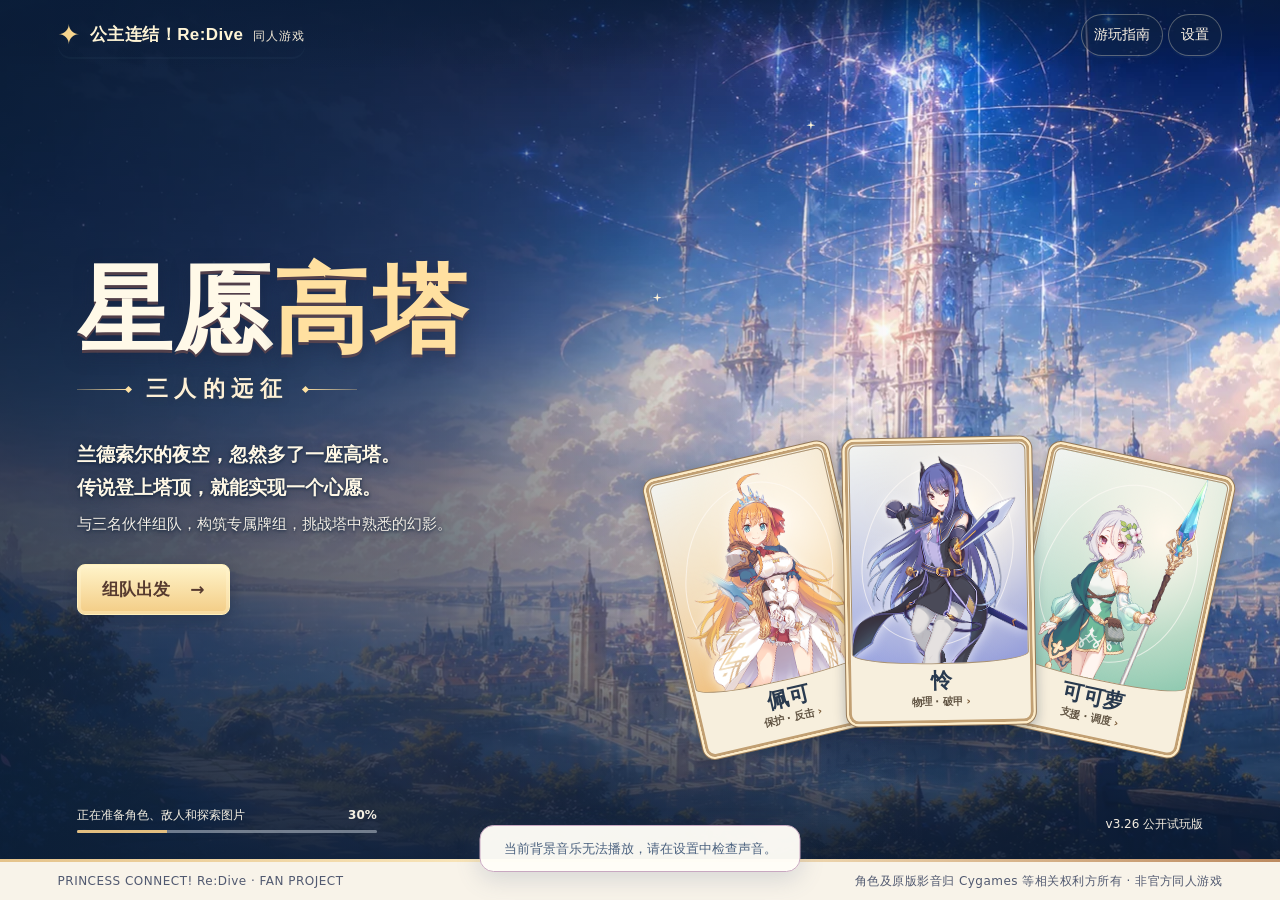
<file: index.html>
<!doctype html>
<html lang="zh-CN">
<head><meta charset="utf-8"><meta name="viewport" content="width=device-width, initial-scale=1, viewport-fit=cover"><meta name="theme-color" content="#eff8ff"><meta name="description" content="兰德索尔附近忽然出现一座高塔。传闻登上塔顶就能实现心愿，三名伙伴结伴挑战熟悉身影的幻影。公主连接同人卡牌远征。"><title>星愿高塔 · 三人的远征</title><link rel="preload" as="image" href="assets/story/tower_appears.webp" fetchpriority="high"><link rel="stylesheet" href="tower.css?release=3.26.0"><link rel="stylesheet" href="presentation.css?release=3.26.0"><link rel="stylesheet" href="feedback.css?release=3.26.0"><link rel="stylesheet" href="enemy-motion.css?release=3.26.0"><link rel="stylesheet" href="experience.css?release=3.26.0"><link rel="stylesheet" href="battle-layout.css?release=3.26.0"><link rel="stylesheet" href="boss-performance.css?release=3.26.0"><link rel="stylesheet" href="onboarding.css?release=3.26.0"><link rel="stylesheet" href="tutorial-pointer.css?release=3.26.0"><link rel="stylesheet" href="content-polish.css?release=3.26.0"><link rel="stylesheet" href="expedition.css?release=3.26.0"><link rel="stylesheet" href="combat-v3.3.css?release=3.26.0"><link rel="stylesheet" href="combat-v3.4.css?release=3.26.0"><link rel="stylesheet" href="combat-v3.5.css?release=3.26.0"><link rel="stylesheet" href="combat-v3.6.css?release=3.26.0"><link rel="stylesheet" href="bright-theme.css?release=3.26.0"><link rel="stylesheet" href="route-map.css?release=3.26.0"><link rel="stylesheet" href="boss-phase.css?release=3.26.0"><link rel="stylesheet" href="battle-depth.css?release=3.26.0"><link rel="stylesheet" href="asset-preload.css?release=3.26.0"><link rel="stylesheet" href="shop-v320.css?release=3.26.0"><link rel="stylesheet" href="title-screen.css?release=3.26.0"></head>
<body>
<div class="ambient" aria-hidden="true"></div>
<header class="topbar"><button class="brand" data-action="home" aria-label="星愿高塔首页"><span class="brand-star">✦</span><span>星愿高塔<small>THREE WISHES, ONE JOURNEY</small></span><span class="edition">RE:DIVE</span><span class="title-brand" aria-hidden="true">公主连结！Re:Dive <small>同人游戏</small></span></button><nav aria-label="远征菜单"><span id="run-meta"></span><button data-action="deck">卡组 <span id="deck-count">—</span></button><button data-action="rules">游玩指南</button><button data-action="settings" aria-label="音频和演出设置">设置</button></nav></header>
<main id="app" tabindex="-1"></main>
<footer><span>PRINCESS CONNECT! Re:Dive · FAN PROJECT</span><span>角色及原版影音归 Cygames 等相关权利方所有 · 非官方同人游戏<span class="footer-edition"> · v3.26 公开试玩版</span></span></footer>
<div id="toast" role="status" aria-live="polite"></div>
<dialog id="modal" aria-labelledby="modal-title"><div class="modal-head"><div><p class="eyebrow" id="modal-label">EXPEDITION NOTES</p><h2 id="modal-title"></h2></div><button class="close" data-action="close-modal" aria-label="关闭">×</button></div><div id="modal-body"></div></dialog>
<div id="burst-overlay" class="burst-overlay" hidden role="dialog" aria-modal="true" aria-label="角色必杀演出"><div class="burst-glow"></div><video id="burst-video" muted playsinline></video><img id="burst-portrait" alt=""><div class="burst-caption"><span>UNION BURST</span><h2 id="burst-name"></h2><p id="burst-hero"></p></div><p id="burst-status" role="status" aria-live="polite"></p><button data-action="skip-burst">跳过演出 <kbd>Esc</kbd></button></div>
<div id="boss-entry" class="boss-entry" hidden role="dialog" aria-modal="true" aria-label="Boss登场"></div>
<div id="burst-tail" class="burst-tail" hidden><span id="burst-tail-name"></span><button data-action="skip-burst">跳过语音</button></div>
<noscript>请在浏览器中启用 JavaScript 后游玩。</noscript>
<script src="content.js?release=3.26.0"></script><script src="combat-engine.js?release=3.26.0"></script><script src="combat-preview.js?release=3.26.0"></script><script src="card-copy.js?release=3.26.0"></script><script src="tower-run.js?release=3.26.0"></script><script src="build-config.js?release=3.26.0"></script><script src="tutorial.js?release=3.26.0"></script><script src="hand-order.js?release=3.26.0"></script><script src="tutorial-pointer.js?release=3.26.0"></script><script src="assets/media/manifest.js?release=3.26.0"></script><script src="assets/enemies/priconne/manifest.js?release=3.26.0"></script><script src="assets/enemies/priconne/attacks/manifest.js?release=3.26.0"></script><script src="assets/encounter-cast/manifest.js?release=3.26.0"></script><script src="assets/audio/priconne/manifest.js?release=3.26.0"></script><script src="assets/roster/manifest.js?release=3.26.0"></script><script src="asset-preload.js?release=3.26.0"></script><script src="media-preload.js?release=3.26.0"></script><script src="presentation-player.js?release=3.26.0"></script><script src="combat-vfx.js?release=3.26.0"></script><script src="enemy-motion.js?release=3.26.0"></script><script src="combat-feedback.js?release=3.26.0"></script><script src="boss-performance.js?release=3.26.0"></script><script src="route-map.js?release=3.26.0"></script><script src="boss-phase-art.js?release=3.26.0"></script><script src="battle-depth.js?release=3.26.0"></script><script src="tower-app.js?release=3.26.0"></script>
</body></html>
</file>
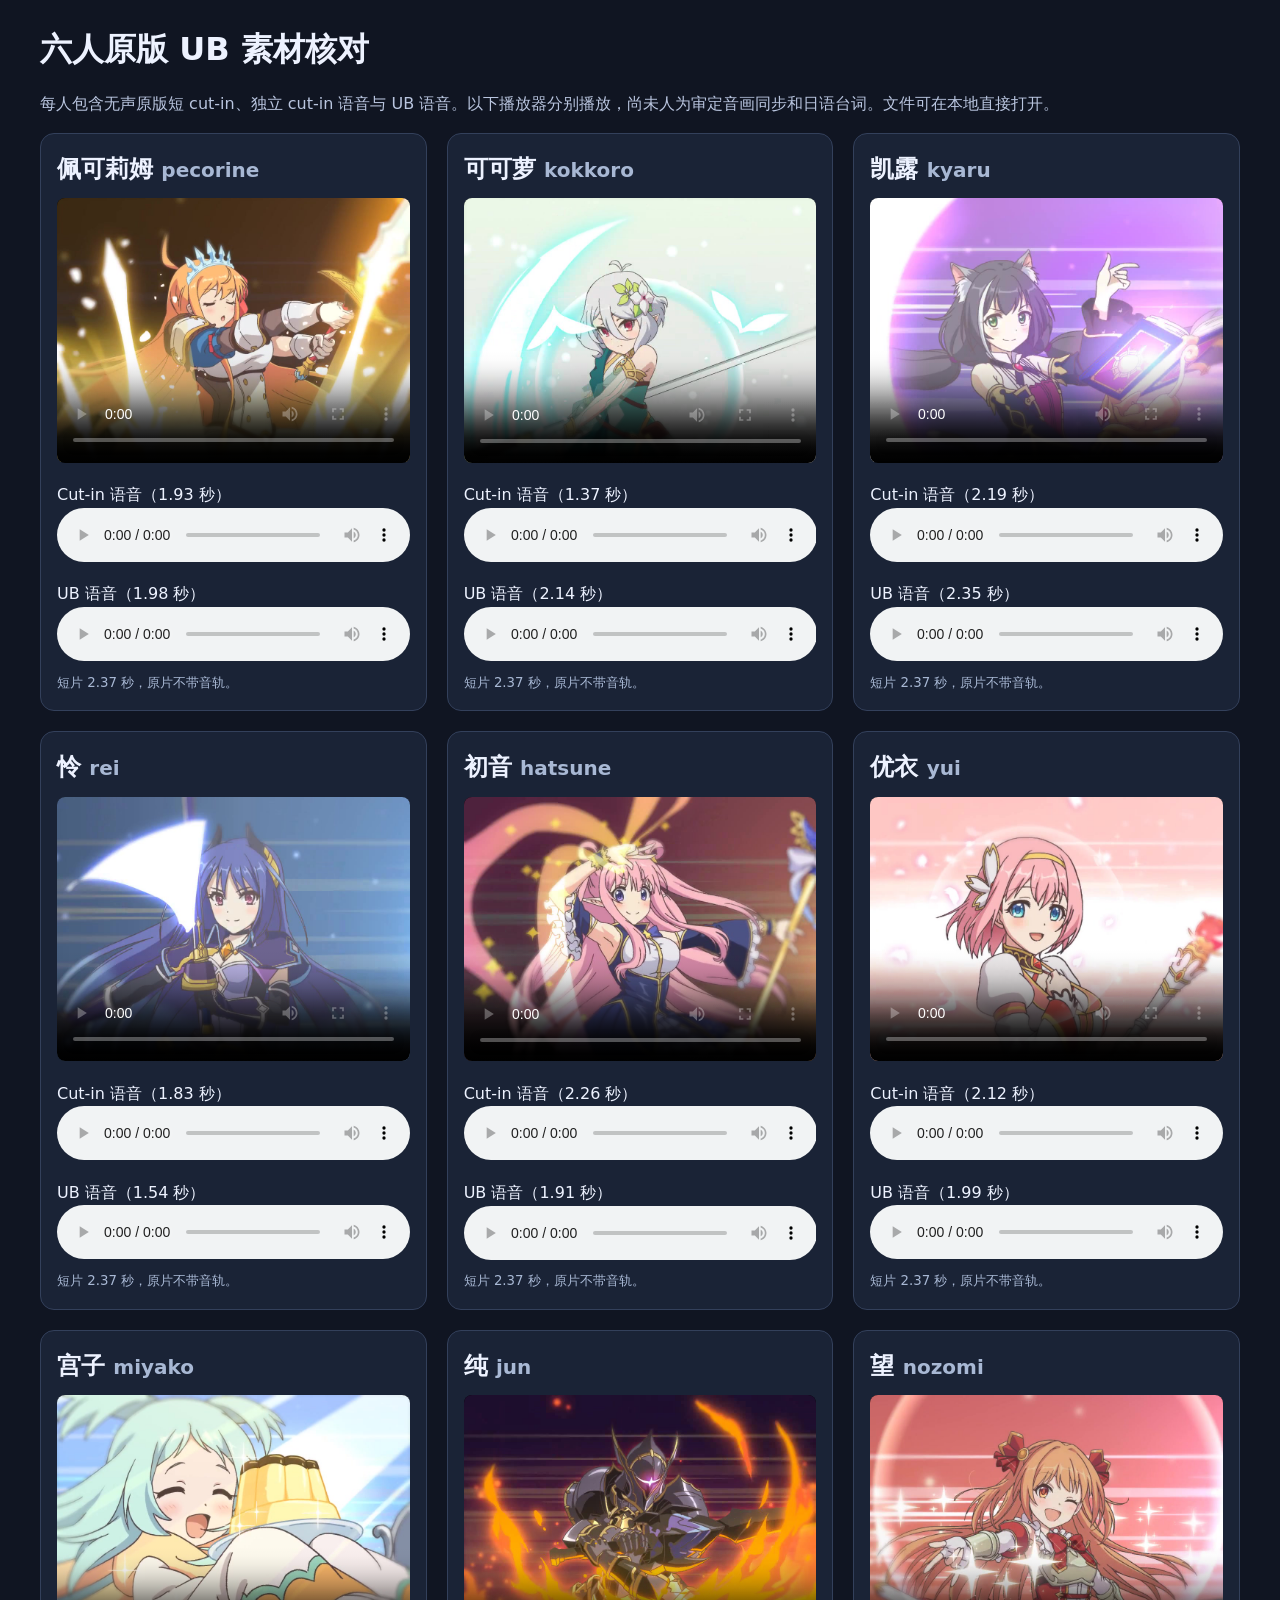
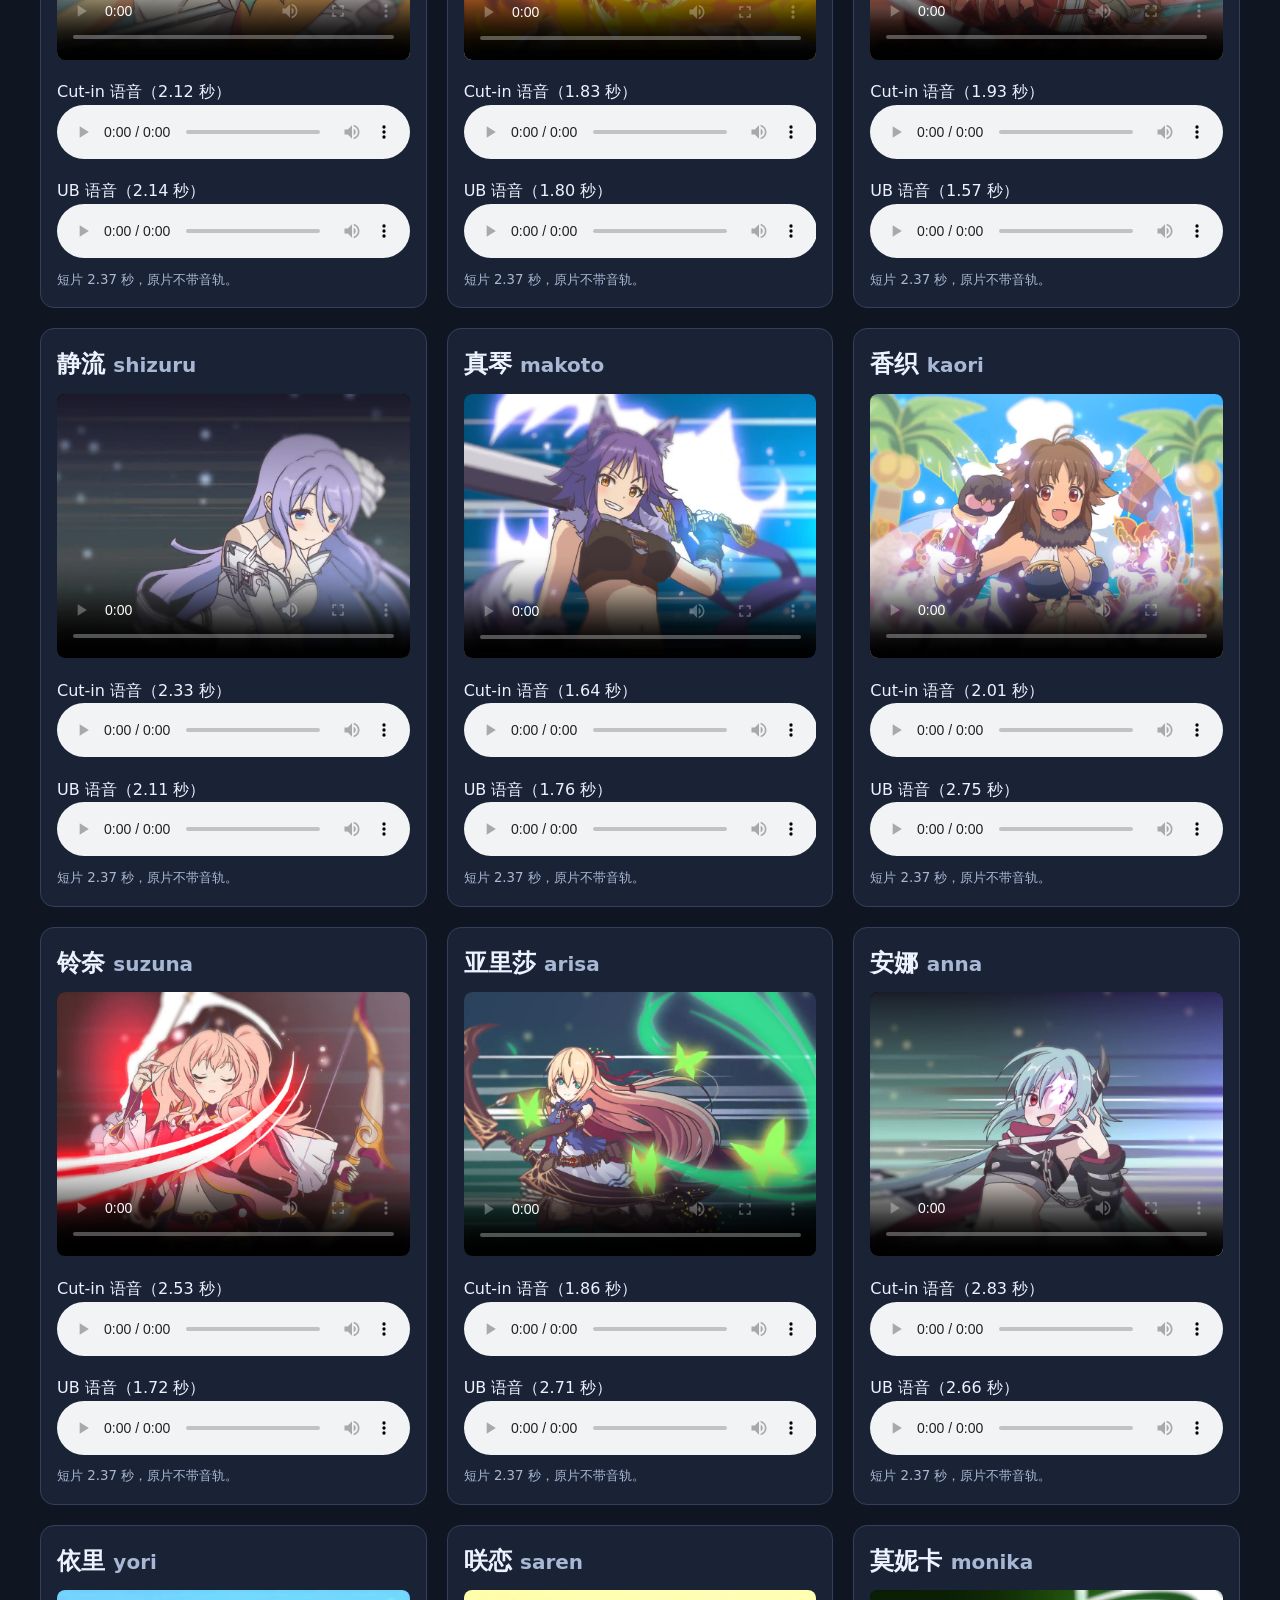
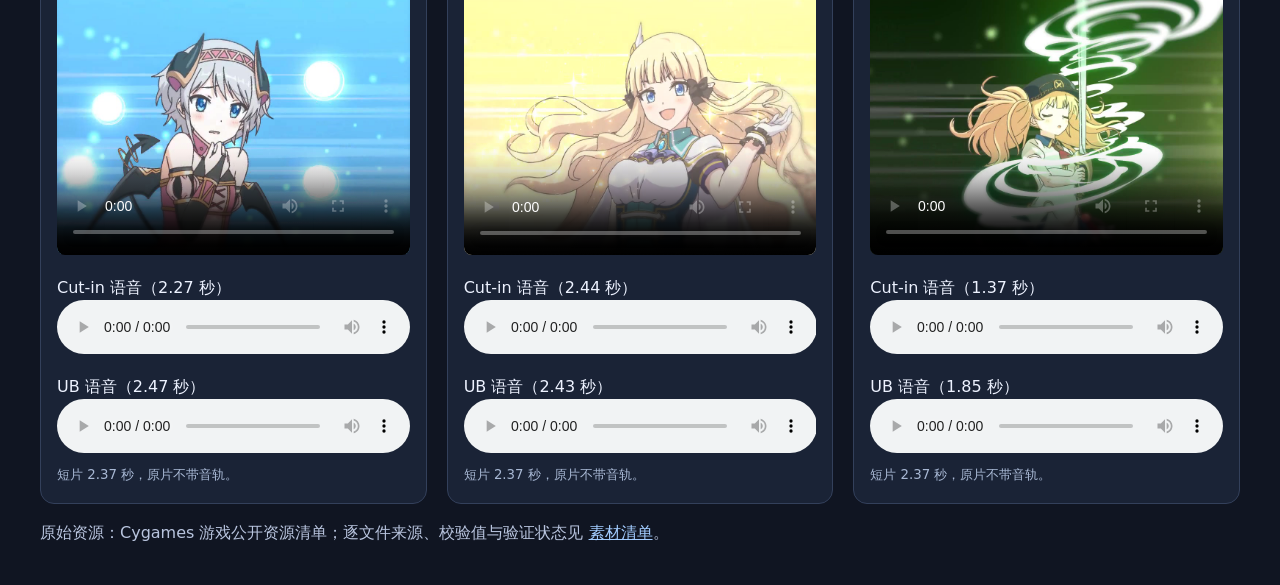
<file: assets/media/preview.html>
<!doctype html>
<html lang="zh-CN">
<meta charset="utf-8">
<meta name="viewport" content="width=device-width,initial-scale=1">
<title>六人原版 UB 素材核对</title>
<style>body{margin:0;padding:24px;background:#101522;color:#edf2ff;font:16px/1.6 system-ui}main{max-width:1200px;margin:auto}h1{margin:0}p{color:#b9c5df}.grid{display:grid;grid-template-columns:repeat(auto-fit,minmax(290px,1fr));gap:20px}article{background:#1a2336;border:1px solid #33405b;border-radius:14px;padding:16px}h2{margin:0 0 10px}video{width:100%;aspect-ratio:4/3;background:black;border-radius:8px}audio{width:100%}label{display:block;margin-top:12px}small{color:#a8b8d4}a{color:#a2ccff}</style>
<main><h1>六人原版 UB 素材核对</h1><p>每人包含无声原版短 cut-in、独立 cut-in 语音与 UB 语音。以下播放器分别播放，尚未人为审定音画同步和日语台词。文件可在本地直接打开。</p><section class="grid" id="media-grid"></section><p>原始资源：Cygames 游戏公开资源清单；逐文件来源、校验值与验证状态见 <a href="manifest.json">素材清单</a>。</p></main>
<script src="manifest.js"></script>
<script>
const grid=document.getElementById('media-grid');
for(const [id,hero] of Object.entries(window.TowerMedia.characters)){
 const ub=hero.ub;
 const local=path=>'../../'+path;
 const article=document.createElement('article');
 article.innerHTML=`<h2>${hero.displayName} <small>${id}</small></h2><video controls playsinline preload="metadata" poster="${local(ub.poster)}" src="${local(ub.video)}"></video><label>Cut-in 语音（${ub.cutinVoiceDurationSeconds.toFixed(2)} 秒）<audio controls preload="metadata" src="${local(ub.cutinVoice)}"></audio></label><label>UB 语音（${ub.voiceDurationSeconds.toFixed(2)} 秒）<audio controls preload="metadata" src="${local(ub.voice)}"></audio></label><small>短片 ${ub.videoDurationSeconds.toFixed(2)} 秒，原片不带音轨。</small>`;
 grid.append(article);
}
</script>
</html>
</file>
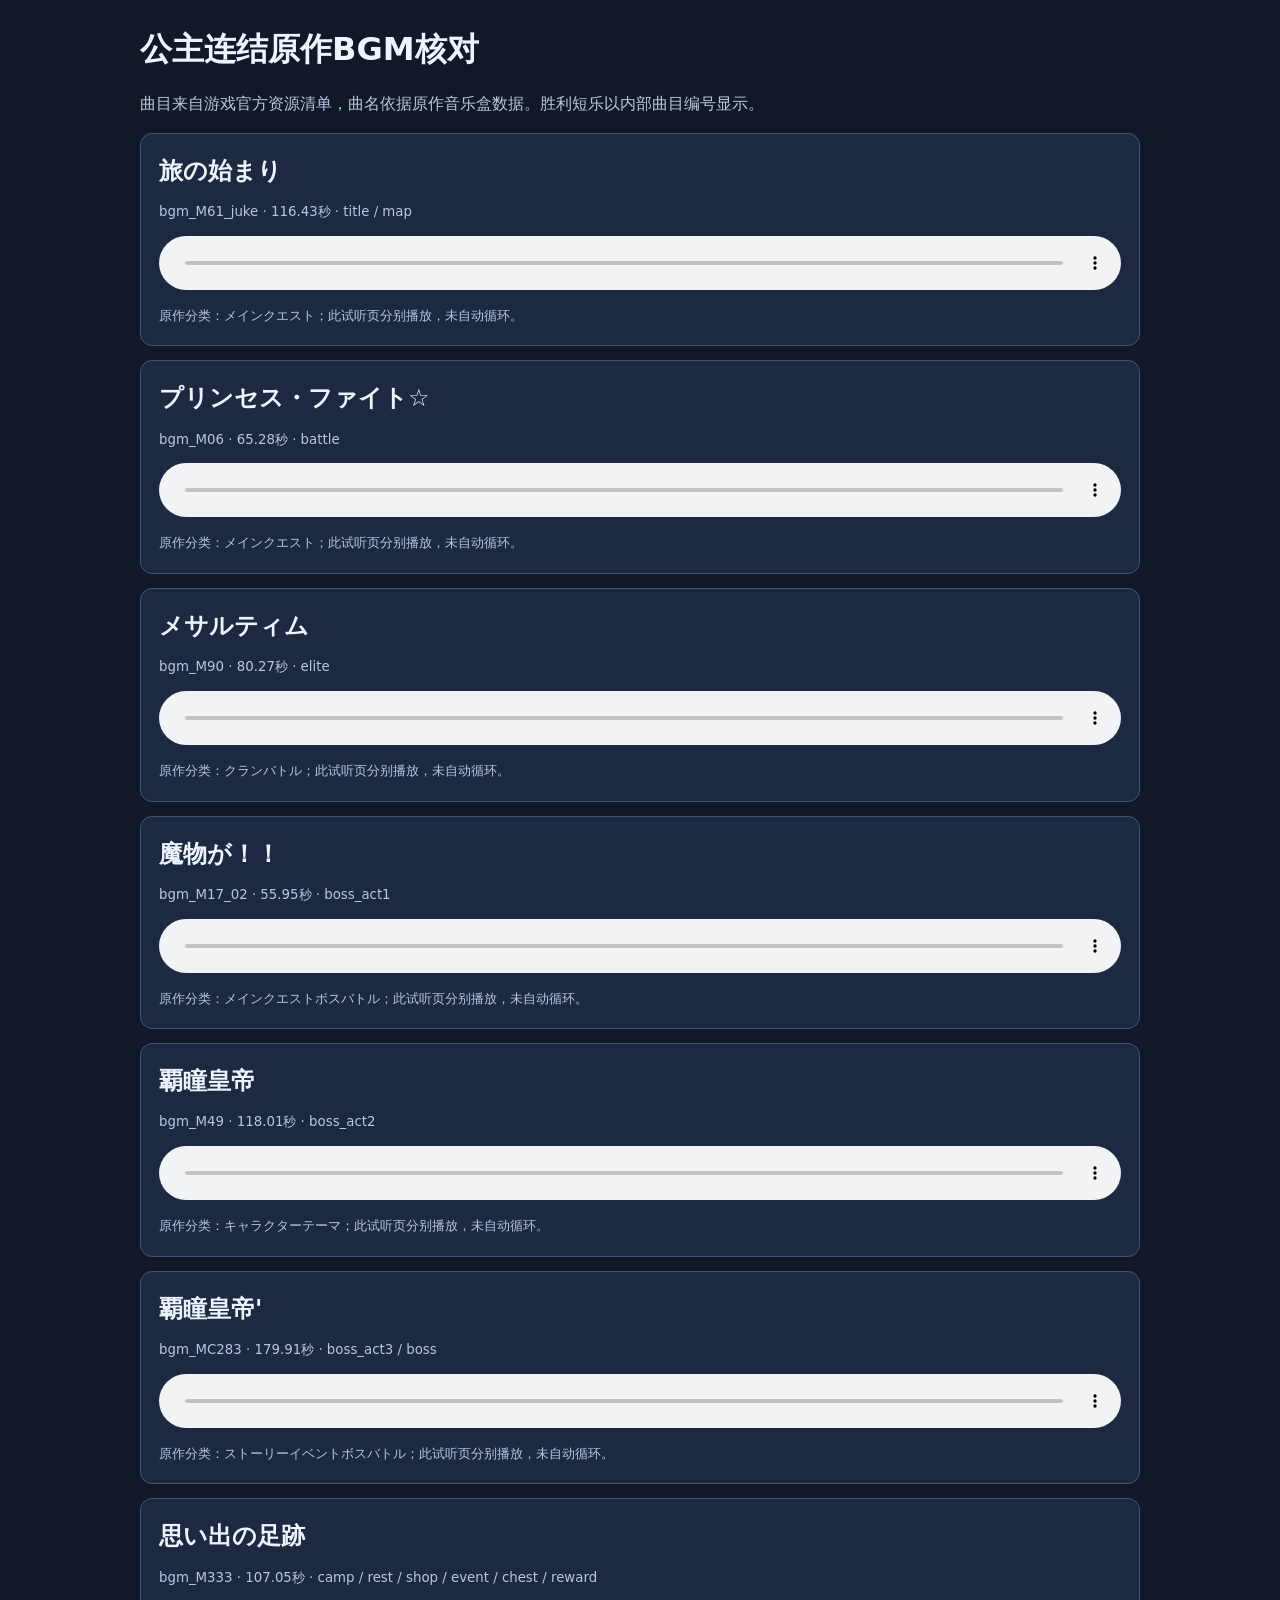
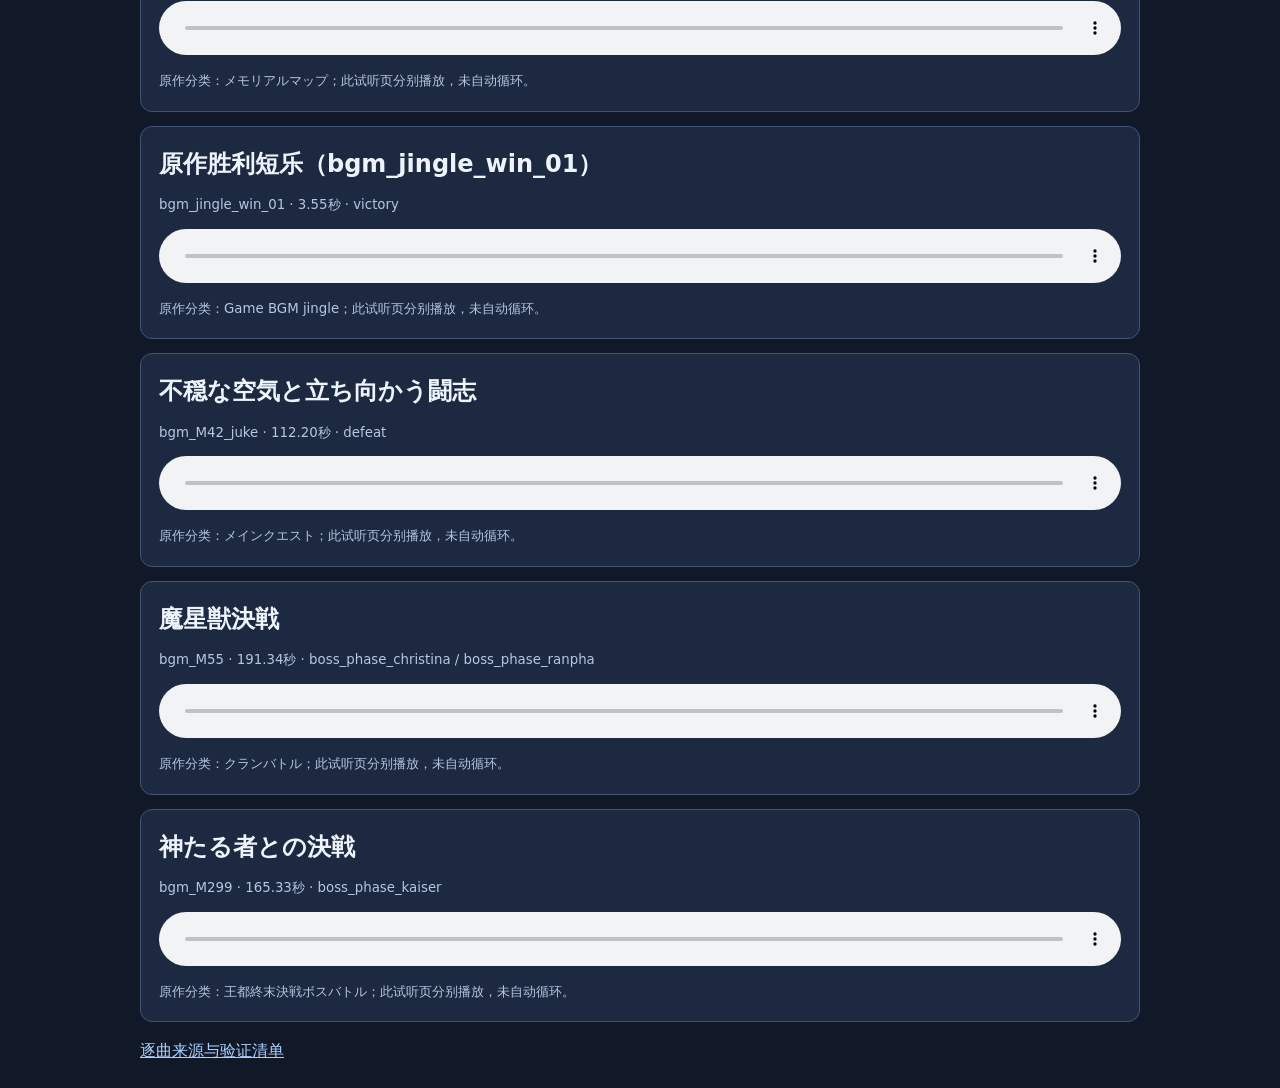
<file: assets/audio/priconne/preview.html>
<!doctype html>
<html lang="zh-CN"><meta charset="utf-8"><meta name="viewport" content="width=device-width,initial-scale=1">
<title>公主连结原作BGM核对</title>
<style>body{margin:24px;background:#111929;color:#edf4ff;font:16px/1.6 system-ui}main{max-width:1000px;margin:auto}article{padding:18px;margin:14px 0;background:#1c2940;border:1px solid #425474;border-radius:12px}h1,h2{margin:0 0 8px}p,small{color:#b5c7e1}audio{display:block;width:100%;margin:12px 0}a{color:#acd1ff}</style>
<main><h1>公主连结原作BGM核对</h1><p>曲目来自游戏官方资源清单，曲名依据原作音乐盒数据。胜利短乐以内部曲目编号显示。</p><section id="tracks"></section><p><a href="manifest.json">逐曲来源与验证清单</a></p></main>
<script src="manifest.js"></script><script>
const target=document.getElementById('tracks');
for(const [id,track] of Object.entries(window.TowerBgm.recordings)){
 const modes=Object.entries(window.TowerBgm.tracks).filter(([,item])=>item.bank===id).map(([mode])=>mode).join(' / ');
 const article=document.createElement('article');
 article.innerHTML=`<h2>${track.title}</h2><small>${track.cue} · ${track.durationSeconds.toFixed(2)}秒 · ${modes}</small><audio controls preload="metadata" src="../../../${track.path}"></audio><small>原作分类：${track.originalCategory}；此试听页分别播放，未自动循环。</small>`;
 target.append(article);
}
</script></html>
</file>
<file: tower.css>
:root{color-scheme:dark;--ink:#edf1fa;--muted:#a8b5cc;--gold:#e5c48a;--line:#ffffff17;font-family:"Microsoft YaHei UI","Yu Gothic UI",system-ui,sans-serif;background:#10182b;color:var(--ink)}
*{box-sizing:border-box}body{margin:0;min-width:360px;min-height:100vh}button,input,select{font:inherit}button{cursor:pointer;color:inherit;background:#ffffff08;border:1px solid #ffffff20;border-radius:7px;padding:10px 17px;transition:.16s}button:hover:not(:disabled){background:#ffffff14;border-color:#e5c48a88;transform:translateY(-1px)}button:disabled{opacity:.4;cursor:not-allowed}button:focus-visible,input:focus-visible,select:focus-visible{outline:2px solid var(--gold);outline-offset:4px}button.primary{background:var(--gold);color:#292235;border-color:var(--gold);font-weight:700;box-shadow:0 7px 24px #dfbe7e20}button.primary:hover:not(:disabled){background:#f4d6a2}button.danger{color:#ffabab;border-color:#ff9b9b55}button.small{padding:7px 11px;font-size:12px}.ambient{position:fixed;inset:0;pointer-events:none;background:radial-gradient(ellipse at 15% 15%,#52688b22,transparent 55%),radial-gradient(ellipse at 85% 75%,#7c5f8e20,transparent 50%);z-index:-1}.topbar{height:84px;padding:0 4%;display:flex;align-items:center;justify-content:space-between;border-bottom:1px solid var(--line);background:#10182beb;gap:20px}.brand{display:flex;align-items:center;gap:12px;background:none;border:0;padding:0;text-align:left;font-family:"Yu Mincho","Songti SC",serif;font-size:23px;letter-spacing:3px}.brand-star{font-size:35px;color:var(--gold)}.brand small{display:block;color:#99a7bd;font:8px system-ui;letter-spacing:2.3px;margin-top:5px}.edition{font:9px system-ui;color:var(--gold);border:1px solid #e5c48a55;border-radius:3px;padding:4px;letter-spacing:1px}.topbar nav{display:flex;align-items:center;gap:9px}.topbar nav>button{font-size:12px;border-color:transparent;background:transparent;padding:9px 12px}#run-meta{font-size:12px;color:var(--gold);margin-right:12px}main{min-height:calc(100vh - 132px)}footer{border-top:1px solid var(--line);padding:17px 4%;display:flex;justify-content:space-between;gap:12px;color:#72819b;font-size:9px;letter-spacing:1px}.eyebrow{font-size:10px;font-weight:600;letter-spacing:3px;color:var(--gold);margin:0 0 13px}.muted{color:var(--muted);line-height:1.8}.gold{color:var(--gold)}h1,h2,h3,p{margin-top:0}h1,h2,h3{font-family:"Yu Mincho","Songti SC","SimSun",serif;font-weight:500}h1{font-size:clamp(42px,5.7vw,78px);letter-spacing:5px;line-height:1.24}h2{font-size:29px;letter-spacing:2px}h3{font-size:22px}.page{padding:38px 5% 50px;max-width:1600px;margin:auto}.page-head{display:flex;justify-content:space-between;align-items:flex-end;margin-bottom:28px;gap:20px}.page-head p{max-width:640px;margin-bottom:0;font-size:13px}.page-head h2{margin-bottom:10px}.actions{display:flex;align-items:center;gap:12px;flex-wrap:wrap}.pill{display:inline-flex;align-items:center;padding:5px 9px;border:1px solid #ffffff20;border-radius:4px;font-size:10px;color:var(--muted);gap:5px}.pill.gold{color:var(--gold);border-color:#e5c48a44}.divider{height:1px;background:var(--line);margin:22px 0}.landing{position:relative;display:grid;grid-template-columns:1fr 1fr;min-height:calc(100vh - 133px);overflow:hidden}.landing-art{position:absolute;inset:0 0 0 42%;background:linear-gradient(90deg,#10182b,transparent 35%),linear-gradient(0deg,#10182b66,transparent),url('assets/ui/map_bg.webp') center 50%/cover;opacity:.75;mask-image:linear-gradient(90deg,transparent,#000 15%)}.landing-copy{position:relative;z-index:1;padding:10vh 0 8vh 9%;width:min(680px,100%);grid-column:1/3}.landing-copy>.muted{max-width:420px;font-size:14px;line-height:2.1}.landing-copy h1 em{font-style:normal;color:var(--gold)}.landing-copy .actions{margin-top:35px}.landing-copy .primary{padding:16px 29px}.landing-notes{display:flex;gap:25px;margin-top:45px;max-width:530px;border-top:1px solid #ffffff20;padding-top:22px}.landing-notes strong{display:block;font:24px Georgia,serif;color:var(--gold);margin-bottom:7px}.landing-notes span{font-size:10px;color:var(--muted)}.landing-quote{position:absolute;bottom:9%;right:7%;font:15px "Yu Mincho",serif;letter-spacing:4px;color:#fffce0;text-shadow:0 2px 10px #10182b}.roster{display:grid;grid-template-columns:repeat(6,minmax(0,1fr));gap:14px}.hero-choice{position:relative;min-height:340px;padding:0;overflow:hidden;text-align:left;background:linear-gradient(160deg,color-mix(in srgb,var(--hero) 20%,#182036),#11192b);border-color:#ffffff1a;border-radius:9px;isolation:isolate}.hero-choice.selected{border-color:var(--hero);box-shadow:0 0 0 1px var(--hero),0 10px 28px #0003}.hero-choice .selection-index{position:absolute;top:12px;left:12px;z-index:2;background:#10182bcc;border:1px solid var(--hero);border-radius:50%;width:28px;height:28px;display:grid;place-items:center;color:var(--hero);font-size:12px}.hero-choice img{position:absolute;width:155%;height:93%;object-fit:contain;object-position:50% 0;left:-27%;top:8%;filter:drop-shadow(0 8px 18px #0006);transition:transform .25s;z-index:-1}.hero-choice:hover img{transform:scale(1.035)}.hero-choice:after{content:"";position:absolute;inset:45% 0 0;background:linear-gradient(transparent,#10182bec 55%,#10182b);z-index:-1}.hero-choice .hero-copy{position:absolute;left:17px;right:12px;bottom:16px}.hero-copy .role{font-size:10px;color:var(--hero);letter-spacing:1px}.hero-copy h3{font-size:24px;margin:8px 0}.hero-copy p{font-size:11px;line-height:1.7;margin:0;color:#c3cde0;min-height:38px}.team-picks{margin-top:23px;display:flex;align-items:center;gap:12px;flex-wrap:wrap}.team-picks .preset{font-size:12px}.selection-bar{margin-top:28px;display:flex;justify-content:space-between;align-items:center;padding:22px 25px;background:#ffffff04;border:1px solid var(--line);border-radius:9px;gap:15px}.formation{display:flex;gap:9px;align-items:center}.formation>span{font-size:10px;color:var(--muted);margin-right:6px}.formation-chip{display:flex;align-items:center;gap:9px;border-left:2px solid var(--hero);background:#ffffff06;padding:8px 10px;font-size:12px}.formation-chip button{padding:2px 7px;font-size:11px;border:0}.map-layout{display:grid;grid-template-columns:minmax(0,1.6fr) minmax(300px,1fr);gap:25px;min-height:570px}.map-canvas{position:relative;border:1px solid #ffffff22;border-radius:12px;overflow:hidden;background:linear-gradient(#14263c22,#14263caa),url('assets/ui/map_bg.webp') center 47%/cover;min-height:560px}.map-vignette{position:absolute;inset:0;background:linear-gradient(0deg,#111c34c9,transparent 70%)}.map-title{position:absolute;top:27px;left:30px}.map-title h3{font-size:30px;text-shadow:0 2px 8px #0009;margin-bottom:8px}.map-title p{font-size:11px;color:#e6eafa}.map-route{position:absolute;inset:105px 0 35px;display:flex;flex-direction:column-reverse;align-items:center;justify-content:space-between}.map-node{display:flex;gap:13px;align-items:center;position:relative;width:230px;padding:10px 16px;background:#152139df;border:1px solid #ffffff60;box-shadow:0 5px 20px #0004;border-radius:5px}.map-node:before{content:"";position:absolute;height:40px;bottom:100%;left:30px;width:1px;background:#ffffff70}.map-node:last-child:before{display:none}.map-node:nth-child(2n){transform:translateX(55px)}.map-node:nth-child(3n){transform:translateX(-45px)}.map-node .node-icon{font-size:22px;width:31px;color:#d1d9eb}.map-node strong{font-weight:500;font-size:13px}.map-node small{font-size:9px;color:#b3c5dc;display:block;margin-top:5px}.map-node.current{border-color:var(--gold);box-shadow:0 0 25px #e5c48a30}.map-node.current .node-icon{color:var(--gold)}.map-node.done{opacity:.65}.map-node.future{opacity:.55}.map-side{display:flex;flex-direction:column;gap:20px}.panel{padding:23px;background:#ffffff04;border:1px solid var(--line);border-radius:9px}.panel h3{font-size:20px;margin-bottom:18px}.party-strip{display:flex;flex-direction:column;gap:13px}.party-mini{display:flex;align-items:center;gap:12px}.party-mini img{width:47px;height:50px;object-fit:cover;object-position:50% 20%;border-radius:6px;background:#ffffff08}.party-mini .mini-info{flex:1;min-width:0}.mini-info>div:first-child{display:flex;justify-content:space-between;font-size:12px;margin-bottom:7px}.hp-track{height:5px;background:#ffffff0c;overflow:hidden;border-radius:6px}.hp-track>i{display:block;height:100%;background:linear-gradient(90deg,#7bbba4,#a9d5b8);border-radius:6px}.hp-track.low>i{background:#df858e}.relic-strip{display:flex;gap:9px;flex-wrap:wrap}.relic-icon{height:43px;width:43px;border:1px solid #e5c48a44;border-radius:6px;background:#e5c48a0d;object-fit:cover}.room-choice{display:flex;text-align:left;align-items:center;gap:17px;width:100%;margin-top:12px;padding:19px}.room-choice .choice-icon{color:var(--gold);font:27px Georgia,serif;min-width:32px}.room-choice strong{font-size:14px;display:block;margin-bottom:6px}.room-choice small{font-size:11px;color:var(--muted);line-height:1.7;display:block}.room-choice .arrow{margin-left:auto;color:var(--gold)}.room-scene{display:grid;grid-template-columns:.8fr 1fr;gap:35px;align-items:center;min-height:540px}.room-art{height:490px;border-radius:12px;position:relative;overflow:hidden;border:1px solid var(--line);background:linear-gradient(0deg,#11192b88,transparent),url('assets/story/tower_appears.webp') center/cover}.room-art:after{content:"✦";position:absolute;left:calc(50% - 30px);top:calc(50% - 40px);font-size:70px;color:#f9dcab;filter:drop-shadow(0 0 30px #e5c48a);opacity:.6}.room-copy{max-width:600px}.room-copy>.muted{font-size:14px;line-height:2}.battle-page{max-width:1650px;padding:22px 3% 28px;margin:auto}.battle-toolbar{display:flex;align-items:center;justify-content:space-between;gap:15px;margin-bottom:15px}.battle-toolbar h2{font-size:23px;margin:0 0 6px}.battle-toolbar p{font-size:10px;color:var(--muted);margin:0}.round-label{font-size:12px;color:var(--gold);margin-left:10px}.arena{position:relative;min-height:347px;display:grid;grid-template-columns:1fr 1.06fr;gap:35px;padding:38px 25px 22px;border:1px solid #ffffff21;border-radius:10px;background:linear-gradient(#10182b88,#10182bcc),url('assets/ui/battle_stage.webp') center/cover;isolation:isolate}.arena-label{position:absolute;top:14px;font-size:9px;letter-spacing:3px;color:#a9bed4}.arena-label.enemy-label{left:55%}.fighters{display:flex;gap:12px;align-items:flex-end;justify-content:center;min-width:0}.fighter{position:relative;flex:1;max-width:190px;min-width:0;border:1px solid #ffffff1c;background:linear-gradient(0deg,#111a2cf2,#1b2b4366);border-radius:7px;overflow:hidden;text-align:left;padding:0;transition:.2s}.fighter.targetable{border-color:#e5c48a90;box-shadow:0 0 16px #e5c48a20;cursor:crosshair}.fighter.targetable:hover{border-color:var(--gold);box-shadow:0 0 25px #e5c48a50}.fighter.dead{opacity:.25;filter:grayscale(1)}.fighter-art{position:relative;height:145px;overflow:hidden}.fighter-art img{width:130%;height:230%;object-fit:contain;object-position:50% 15%;position:absolute;top:0;left:-15%;filter:drop-shadow(0 5px 8px #0006)}.fighter-front{position:absolute;top:8px;left:9px;border:1px solid #ffffff30;background:#111a2ccc;border-radius:3px;padding:3px 5px;font-size:9px;color:var(--muted);z-index:1}.fighter-info{padding:10px 12px 12px;position:relative}.fighter-name{font-size:13px;display:flex;justify-content:space-between;gap:5px;margin-bottom:9px;align-items:center}.hp-number{font-size:10px;color:#bec9d9;white-space:nowrap}.statuses{min-height:22px;display:flex;gap:4px;align-items:center;flex-wrap:wrap;margin-top:5px}.status{font-size:9px;padding:2px 4px;border-radius:3px;background:#ffffff0c;color:#bacbe3}.status.shield{color:#abd6ef;background:#7abbe21a}.status.star{color:#e6ce8e;background:#e6ce8e18}.status.curse{color:#dca8df;background:#b072c91a}.status.mark{color:#faa5a0}.tp-row{display:flex;gap:3px;margin:7px 0 9px}.tp-row i{height:3px;flex:1;background:#ffffff14}.tp-row i.on{background:#e5c48a;box-shadow:0 0 5px #e5c48a44}.ub-button{width:100%;padding:6px 3px;border-color:#ffffff17;font-size:10px;color:#96a4bc}.ub-button.ready{background:linear-gradient(90deg,#625032,#8c704c);border-color:#dfc287;color:#fff4d5;animation:ready-glow 2s infinite}.enemy-art{height:109px;display:flex;align-items:center;justify-content:center;position:relative;background:radial-gradient(ellipse at bottom,var(--foe,#7d759e) -200%,transparent 70%)}.enemy-glyph{font-size:57px;color:var(--foe,#d2bfde);text-shadow:0 0 30px currentColor;filter:drop-shadow(0 5px 8px #0005);line-height:1}.enemy-art img{position:absolute;width:100%;height:100%;object-fit:cover;opacity:.8}.intent{border-bottom:1px solid #ffffff15;background:#152038c9;padding:9px 6px;font-size:10px;text-align:center;line-height:1.5;min-height:48px;color:#f1baa7}.intent span{display:block;color:#c0c9db;font-size:9px;margin-top:2px}.enemy .fighter-info{padding-top:12px}.hand-panel{margin-top:17px}.hand-toolbar{display:flex;align-items:center;justify-content:space-between;gap:12px;margin-bottom:15px}.energy-display{display:flex;gap:6px;align-items:center}.energy-dot{width:26px;height:26px;border:1px solid #e5c48a88;transform:rotate(45deg);background:#e5c48a22;display:grid;place-items:center;margin-right:4px}.energy-dot.off{background:#ffffff03;border-color:#ffffff22}.energy-dot>span{transform:rotate(-45deg);font-size:12px;color:var(--gold)}.energy-text{font-size:11px;color:var(--muted);margin-left:7px}.draw-counters{display:flex;gap:9px;align-items:center;font-size:11px}.hand{display:flex;gap:13px;align-items:stretch;justify-content:center;min-height:203px;flex-wrap:wrap;padding:0 15px 5px}.card{position:relative;flex:1;max-width:220px;min-width:160px;min-height:205px;display:flex;flex-direction:column;padding:14px 15px;background:linear-gradient(145deg,color-mix(in srgb,var(--hero) 13%,#1c2942),#141e33 65%);border:1px solid #ffffff26;border-radius:8px;text-align:left;overflow:hidden;isolation:isolate}.card:before{content:"";position:absolute;height:3px;left:0;right:0;top:0;background:var(--hero);opacity:.9}.card .card-top{display:flex;justify-content:space-between;align-items:center;margin-bottom:12px}.card-owner{font-size:10px;color:var(--hero);letter-spacing:1px}.card-cost{width:26px;height:26px;border:1px solid #e5c48a66;border-radius:50%;display:grid;place-items:center;color:var(--gold);font:17px Georgia,serif;background:#0d1627}.card h3{font-size:20px;margin:1px 0 10px;letter-spacing:1px}.card p{font-size:11px;line-height:1.85;color:#c3ccdf;margin:0 0 12px}.card-tags{display:flex;flex-wrap:wrap;gap:5px;margin-top:auto}.card-tags span{font-size:9px;border:1px solid #ffffff17;border-radius:3px;padding:3px 5px;color:#93a5bf}.card.selected{transform:translateY(-7px);border-color:var(--gold);box-shadow:0 0 25px #e5c48a20}.card.unaffordable{opacity:.5}.card .upgraded{color:var(--gold);font-size:9px;position:absolute;right:48px;top:22px}.card.reward-card{min-height:247px;max-width:280px}.target-panel{min-height:57px;background:#ffffff04;border:1px solid var(--line);border-radius:7px;padding:12px 16px;display:flex;align-items:center;justify-content:space-between;gap:12px;margin:15px 15px 0;font-size:12px}.target-panel .muted{font-size:11px}.target-panel input[type=range]{width:130px;accent-color:var(--gold)}.target-panel select{background:#172139;border:1px solid #ffffff30;color:#e1e8f5;padding:5px;border-radius:3px}.preview-text{color:#d2dcf0;font-size:11px;line-height:1.7}.battle-bottom{display:grid;grid-template-columns:1fr auto;gap:18px;align-items:end;margin-top:15px}.log-box{border-left:2px solid #d6b47e44;padding:1px 0 1px 14px;color:#899bb6;font-size:10px;line-height:1.8;max-height:62px;overflow:auto}.log-box p{margin:0}.shortcut{font-size:10px;color:#7c8ca6;text-align:right;margin-top:9px}.end-turn{min-width:135px}.reward-layout{text-align:center;max-width:1000px;margin:20px auto}.reward-layout h2{font-size:38px;margin:14px 0}.reward-layout>.muted{font-size:13px}.reward-mark{color:var(--gold);font-size:47px}.reward-cards{display:flex;gap:22px;justify-content:center;margin:33px 0}.reward-cards .card{cursor:pointer}.relic-card{flex:1;max-width:270px;padding:27px 20px;border:1px solid #e5c48a44;border-radius:9px;text-align:center;background:#ffffff04}.relic-card img{width:78px;height:78px;object-fit:cover;border-radius:10px;box-shadow:0 0 30px #e5c48a10;margin-bottom:19px}.relic-card h3{font-size:21px}.relic-card p{font-size:12px;color:var(--muted);line-height:1.9}.shop-grid{display:grid;grid-template-columns:repeat(3,1fr);gap:17px}.shop-item{padding:22px;background:#ffffff04;border:1px solid var(--line);border-radius:8px}.shop-item h3{font-size:21px}.shop-item .muted{font-size:12px;min-height:44px}.shop-item .price{color:var(--gold);font-size:12px;margin-bottom:16px}.shop-item img{width:58px;height:58px;border-radius:7px;object-fit:cover;margin-bottom:15px}.shop-item.sold{opacity:.4}.result{max-width:800px;text-align:center;margin:0 auto;padding:70px 25px}.result h1{font-size:55px;margin:16px 0}.result .result-icon{font-size:65px;color:var(--gold)}.result-stats{display:grid;grid-template-columns:repeat(3,1fr);gap:15px;margin:30px 0}.result-stats>div{padding:20px;background:#ffffff04;border:1px solid var(--line);border-radius:7px}.result-stats strong{font:29px Georgia,serif;color:var(--gold);display:block;margin-bottom:8px}.result-stats span{font-size:11px;color:var(--muted)}#toast{position:fixed;bottom:28px;left:50%;transform:translate(-50%,25px);max-width:90%;padding:12px 23px;border:1px solid #e5c48a66;border-radius:7px;background:#18243af5;color:#f5e4c8;box-shadow:0 8px 40px #0005;opacity:0;pointer-events:none;transition:.2s;z-index:1000;font-size:13px}#toast.show{opacity:1;transform:translate(-50%,0)}dialog{color:var(--ink);border:1px solid #d6bc8a55;border-radius:12px;padding:28px;background:#141f35;max-width:1000px;width:92vw;max-height:86vh;box-shadow:0 20px 120px #0009}dialog::backdrop{background:#070d1bce;backdrop-filter:blur(5px)}.modal-head{display:flex;align-items:flex-start;justify-content:space-between;gap:20px;margin-bottom:25px}.modal-head h2{margin:0;font-size:27px}.modal-head .eyebrow{margin-bottom:9px}.close{border:0;background:transparent;font-size:27px;line-height:1;padding:3px 7px}.modal-cards{display:grid;grid-template-columns:repeat(4,minmax(0,1fr));gap:13px}.modal-cards .card{width:100%;min-width:0;max-width:none;min-height:205px}.upgrade-branches{display:flex;gap:22px;justify-content:center;align-items:stretch}.upgrade-branches .card{max-width:330px;min-height:230px}.rule-grid{display:grid;grid-template-columns:1fr 1fr;gap:20px}.rule-grid h3{font-size:19px;margin-bottom:10px}.rule-grid p{font-size:12px;line-height:2;color:var(--muted);margin:0}.setting-row{display:flex;align-items:center;justify-content:space-between;padding:17px 0;border-bottom:1px solid var(--line);gap:25px}.setting-row span{font-size:13px}.setting-row small{display:block;font-size:11px;color:var(--muted);margin-top:7px}.setting-row input{accent-color:var(--gold)}.seed-field{display:flex;align-items:center;gap:12px;font-size:12px;color:var(--muted)}.seed-field input{background:#10182b;border:1px solid #ffffff22;border-radius:4px;color:var(--ink);padding:9px 12px;max-width:155px}.burst-overlay{position:fixed;inset:0;background:#0b1021f5;z-index:2000;display:grid;place-items:center;overflow:hidden;isolation:isolate}.burst-overlay[hidden]{display:none}.burst-overlay video{position:absolute;width:100%;height:100%;object-fit:contain;z-index:-1}.burst-glow{position:absolute;inset:0;background:radial-gradient(ellipse,#798bd755,transparent 60%);z-index:-2;animation:burst-glow 2s ease-in-out infinite}.burst-overlay img{height:105vh;max-width:100vw;object-fit:contain;filter:drop-shadow(0 0 35px #9cbeed55);animation:cutin-enter .4s ease-out}.burst-caption{position:absolute;bottom:10%;left:8%;text-shadow:0 3px 15px #000}.burst-caption>span{font-size:12px;letter-spacing:8px;color:#e9d4a7}.burst-caption h2{font-size:clamp(35px,5vw,65px);letter-spacing:6px;margin:13px 0;color:#fff4d9}.burst-caption p{font-size:16px;letter-spacing:5px}.burst-overlay>button{position:absolute;right:25px;top:25px;background:#10182b99;font-size:12px}.burst-overlay kbd{margin-left:10px;font-size:10px;color:var(--muted)}.empty{padding:25px;color:var(--muted);font-size:13px;text-align:center}.danger-note{color:#efa6a3;font-size:11px;line-height:1.8}.victory-banner{color:var(--gold);padding:12px 18px;border:1px solid #e5c48a44;border-radius:6px;font-size:12px;margin-bottom:17px}.combat-pulse{animation:hit-pulse .35s ease-out}.branch-label{font-size:10px;color:var(--gold);margin-bottom:15px;display:block}.explain{font-size:11px;color:var(--muted);line-height:1.9}.media-credit{font-size:10px;color:#8191ac;line-height:1.9}.media-credit a{color:#afc6df}.forecast{padding:15px;background:#0d1628;border:1px solid #ffffff17;border-radius:6px;line-height:1.9;font-size:12px}.forecast strong{color:var(--gold)}
@keyframes ready-glow{50%{box-shadow:0 0 14px #e5c48a30}}@keyframes cutin-enter{from{opacity:0;transform:translateX(-70px)}to{opacity:1;transform:translateX(0)}}@keyframes burst-glow{50%{transform:scale(1.2)}}@keyframes hit-pulse{40%{filter:brightness(1.8);transform:translateX(3px)}}
@media(min-width:1650px){.landing-copy{padding-left:13%}.roster{gap:20px}.hero-choice{min-height:390px}.arena{min-height:400px}.fighter-art{height:175px}}
@media(max-width:1100px){.roster{grid-template-columns:repeat(3,1fr)}.hero-choice{min-height:300px}.hero-choice img{width:120%;left:-10%}.map-layout{grid-template-columns:1.2fr 1fr}.arena{gap:16px;padding:36px 14px 15px}.fighters{gap:7px}.fighter-info{padding:9px}.fighter-art{height:125px}.hand{gap:9px;padding:0}.card{min-width:145px;padding:12px}.target-panel{margin-left:0;margin-right:0}.modal-cards{grid-template-columns:repeat(3,1fr)}.shop-grid{grid-template-columns:repeat(2,1fr)}}
@media(max-width:760px){.topbar{padding:0 4%;height:72px;gap:5px}.brand{font-size:19px;gap:7px}.brand small{font-size:6px;letter-spacing:1.4px}.brand-star{font-size:28px}.edition{display:none}.topbar nav{gap:0}.topbar nav>button{padding:8px;font-size:10px}#run-meta{display:none}footer{flex-direction:column;font-size:8px}.page{padding:26px 5% 35px}.page-head{align-items:flex-start;flex-direction:column;gap:15px}.page-head h2{font-size:26px}.landing{min-height:760px}.landing-copy{padding:80px 7%}.landing-copy h1{font-size:55px}.landing-copy>.muted{max-width:85%}.landing-art{inset:0 0 0 15%;opacity:.35}.landing-quote{display:none}.landing-notes{gap:22px}.roster{gap:10px}.hero-choice{min-height:270px}.hero-copy h3{font-size:21px}.hero-copy p{font-size:10px;line-height:1.6}.hero-choice .hero-copy{left:12px;bottom:12px}.hero-choice img{height:90%;top:5%;width:160%;left:-30%}.selection-bar{align-items:flex-start;flex-direction:column;padding:17px}.formation{flex-wrap:wrap}.formation-chip{font-size:11px;padding:6px}.team-picks{gap:7px}.team-picks button{font-size:10px;padding:7px}.map-layout{grid-template-columns:1fr;gap:18px}.map-canvas{min-height:480px}.map-side{gap:15px}.map-side .panel{padding:18px}.party-strip{flex-direction:row;flex-wrap:wrap}.party-mini{flex:1;min-width:120px}.party-mini img{width:35px;height:45px}.mini-info>div:first-child{font-size:10px}.room-scene{grid-template-columns:1fr;gap:25px}.room-art{height:210px}.shop-grid{grid-template-columns:1fr 1fr;gap:12px}.shop-item{padding:16px}.shop-item h3{font-size:18px}.battle-page{padding:18px 3%}.arena{grid-template-columns:1fr;gap:24px;padding:31px 12px 16px}.arena-label.enemy-label{display:none}.fighters{gap:10px}.fighters.enemies{padding-top:8px}.fighter{max-width:210px}.fighter-art{height:103px}.enemy-art{height:65px}.enemy-glyph{font-size:40px}.fighter-name{font-size:12px}.fighter-info{padding:8px}.intent{min-height:43px;font-size:9px;padding:6px 3px}.intent span{font-size:8px}.status{font-size:8px}.ub-button{font-size:9px}.statuses{min-height:19px;margin-top:3px}.tp-row{margin:5px 0 6px}.arena-label{font-size:8px}.hand-toolbar{align-items:flex-start}.energy-dot{width:21px;height:21px}.energy-text{font-size:10px;margin-left:3px}.draw-counters{gap:3px}.draw-counters button{padding:5px 7px;font-size:9px}.hand{flex-wrap:nowrap;justify-content:flex-start;overflow-x:auto;padding:8px 3px 12px;min-height:200px}.hand .card{min-width:165px;max-width:165px;min-height:200px}.card h3{font-size:18px}.card p{font-size:10px}.target-panel{flex-wrap:wrap;padding:11px}.battle-toolbar h2{font-size:21px}.battle-bottom{grid-template-columns:1fr}.battle-bottom>.turn-actions{display:flex;align-items:center;justify-content:space-between;gap:12px}.shortcut{margin:0;font-size:9px}.end-turn{min-width:130px}.log-box{max-height:54px}.reward-cards{gap:10px;flex-wrap:wrap;margin:25px 0}.reward-cards .card{min-width:160px;max-width:250px}.relic-card{min-width:155px;padding:20px 15px}.modal-cards{grid-template-columns:repeat(2,1fr);gap:10px}.modal-cards .card{padding:12px;min-height:205px}.rule-grid{grid-template-columns:1fr}.upgrade-branches{gap:12px}.upgrade-branches .card{min-width:0}.result{padding:45px 20px}.result h1{font-size:40px}.result-stats{gap:8px}.result-stats>div{padding:17px 10px}.battle-toolbar .pill{font-size:9px}}
.hero-choice img{z-index:0}.hero-choice:after{z-index:1}.hero-choice .hero-copy{z-index:2}.hero-choice .selection-index{z-index:3}
.enemy-sprite{display:block;position:absolute;width:155px;height:155px;bottom:-10px;background-image:none;background-size:300% 200%;background-repeat:no-repeat;filter:drop-shadow(0 5px 10px #0007)}.enemy-art{height:135px;overflow:visible}.damage-float{position:absolute;z-index:5;top:42%;left:40%;font:bold 27px Georgia,serif;text-shadow:0 2px 6px #000;pointer-events:none;animation:float-number .8s ease-out forwards}@keyframes float-number{from{opacity:1;transform:translateY(0)}to{opacity:0;transform:translateY(-45px)}}
@media(max-width:760px){.enemy-art{height:90px;overflow:hidden}.enemy-sprite{height:112px;width:112px;bottom:-7px}}
@media(prefers-reduced-motion:reduce){*,*:before,*:after{animation:none!important;transition:none!important;scroll-behavior:auto!important}}
</file>
<file: presentation.css>
/* Keep artwork and controls in separate layout rows. No portrait is enlarged
   beyond its frame or hidden underneath names, health bars and buttons. */
.hero-choice {
  display:flex;
  flex-direction:column;
  min-height:430px;
  padding:14px 0 0;
}
.hero-choice img {
  position:relative;
  inset:auto;
  width:100%;
  height:270px;
  min-height:0;
  object-fit:contain;
  object-position:center bottom;
  padding:8px 10px 0;
  margin:auto 0 0;
  z-index:0;
}
.hero-choice:after { display:none; }
.hero-choice .hero-copy {
  position:relative;
  inset:auto;
  display:block;
  width:100%;
  padding:16px 15px 17px;
  margin-top:8px;
  border-top:1px solid #ffffff17;
  background:#10182be8;
  flex:1;
}
.hero-choice .hero-copy p { font-size:11px;line-height:1.8;min-height:60px; }
.hero-choice:hover img { transform:translateY(-3px); }
.arena { align-items:end;grid-template-columns:minmax(0,1.08fr) minmax(0,1fr);gap:35px;min-height:460px;padding:46px 22px 22px; }
.fighters { align-items:end;gap:12px; }
.fighters.allies { padding-top:24px; }
.fighter {
  display:flex;
  flex-direction:column;
  overflow:visible;
  background:transparent;
  border:1px solid transparent;
  border-radius:9px;
  max-width:205px;
}
.fighter-art {
  position:relative;
  height:260px;
  width:100%;
  overflow:visible;
  display:flex;
  align-items:end;
  justify-content:center;
  margin:0 0 11px;
  border-radius:7px;
  background:radial-gradient(ellipse at 50% 95%,#bdd9e325,transparent 60%);
}
.fighter-art img {
  position:static;
  inset:auto;
  display:block;
  width:100%;
  height:100%;
  max-width:100%;
  max-height:100%;
  object-fit:contain;
  object-position:center bottom;
  padding:0 3px;
  filter:drop-shadow(0 7px 7px #0007);
}
.allies .fighter-front {
  top:-24px;
  left:50%;
  transform:translateX(-50%);
  background:#17263b99;
  padding:3px 8px;
  font-size:9px;
  white-space:nowrap;
}
.fighter-info {
  position:relative;
  border:1px solid #ffffff24;
  border-radius:7px;
  background:#111b2fed;
  padding:11px 12px 12px;
  width:100%;
  min-height:132px;
  box-shadow:0 5px 12px #0002;
}
.fighter-name { flex-wrap:wrap;row-gap:3px;font-size:13px; }
.statuses { min-height:24px; }
.ub-button { padding:8px 3px; }
.fighter.targetable { border-color:transparent;box-shadow:none; }
.fighter.targetable .fighter-art,
.fighter.targetable .enemy-art { outline:1px solid #e5c48a77;outline-offset:4px;background-color:#e5c48a08;box-shadow:0 0 24px #e5c48a20; }
.fighter.targetable .fighter-info { border-color:#e5c48aaa; }
.fighter.targetable:hover { transform:translateY(-2px);border-color:transparent;box-shadow:none; }
.fighter.targetable:hover .fighter-art,
.fighter.targetable:hover .enemy-art { outline-color:#ffe4ac; }
.fighter.enemy { gap:8px; }
.fighter.enemy .intent {
  border:1px solid #ffffff24;
  border-radius:6px;
  padding:9px 5px;
  min-height:52px;
  background:#172238ed;
  line-height:1.65;
}
.enemy-art { height:213px;overflow:visible;margin:1px 0 2px;border-radius:7px; }
.enemy-art .fighter-front { top:1px;left:5px;font-size:8px;background:#10182b88; }
.enemy-portrait {
  position:static!important;
  width:100%!important;
  height:100%!important;
  object-fit:contain!important;
  object-position:center bottom;
  opacity:1!important;
  filter:drop-shadow(0 7px 10px #0008);
}
.enemy-sprite { width:205px;height:205px;bottom:0;max-width:100%; }
.enemy .fighter-info { min-height:91px;padding-top:12px; }
.damage-float { top:30%;left:40%; }
.burst-overlay { padding:44px 30px 122px;grid-template-rows:minmax(0,1fr); }
.burst-overlay video { position:relative;inset:auto;width:100%;height:100%;max-width:1200px;max-height:calc(100vh - 180px);object-fit:contain;z-index:0;border-radius:6px; }
.burst-overlay img { position:relative;inset:auto;height:100%;max-height:calc(100vh - 180px);max-width:100%; }
.burst-overlay .burst-caption { position:absolute;bottom:22px;left:8%;right:8%;text-shadow:none; }
.burst-caption>span { font-size:9px;letter-spacing:5px; }
.burst-caption h2 { font-size:clamp(27px,3.5vw,43px);margin:7px 0;letter-spacing:4px; }
.burst-caption p { font-size:12px;letter-spacing:3px;margin:0; }
#burst-status { position:absolute;right:8%;bottom:35px;max-width:35%;font-size:11px;line-height:1.8;color:#aebfd8;text-align:right;margin:0; }
.burst-overlay>button { top:17px;right:23px; }
@media(max-height:780px) and (min-width:961px) {
  .arena { min-height:393px;padding-top:39px; }
  .fighter-art { height:205px; }
  .enemy-art { height:158px; }
  .enemy-sprite { width:155px;height:155px; }
  .fighter-info { min-height:126px;padding:9px 10px; }
}
@media(max-width:1100px) {
  .hero-choice { min-height:400px; }
  .hero-choice img { height:265px;width:100%;inset:auto; }
  .hero-choice .hero-copy { padding:15px; }
  .arena { gap:21px;padding-left:16px;padding-right:16px; }
  .fighters { gap:9px; }
  .fighter-art { height:225px; }
  .fighter-info { padding-left:9px;padding-right:9px; }
  .enemy-art { height:178px; }
}
@media(max-width:960px) {
  .arena { grid-template-columns:1fr;gap:31px;padding:43px 18px 19px;min-height:0; }
  .arena-label.enemy-label { display:none; }
  .fighters { gap:16px; }
  .fighter { max-width:230px; }
  .fighter-art { height:245px; }
  .fighter-info { min-height:126px; }
  .enemy-art { height:170px; }
  .enemy-sprite { height:180px;width:180px; }
  .enemy .fighter-info { min-height:91px; }
}
@media(max-width:760px) {
  .hero-choice { min-height:365px;padding-top:9px; }
  .hero-choice img { height:225px;inset:auto;width:100%;padding:8px 8px 0; }
  .hero-choice .hero-copy { padding:13px 12px;margin-top:5px; }
  .hero-choice .hero-copy h3 { font-size:22px;margin:7px 0; }
  .hero-choice .hero-copy p { font-size:10px;line-height:1.8;min-height:58px; }
  .arena { gap:26px;padding:37px 12px 15px; }
  .fighters { gap:10px; }
  .fighter-art { height:218px;margin-bottom:9px; }
  .fighter-info { min-height:126px;padding:10px 9px; }
  .fighter-name { font-size:12px; }
  .hp-number { font-size:10px; }
  .ub-button { padding:7px 2px; }
  .enemy-art { height:150px;overflow:visible; }
  .enemy-sprite { height:155px;width:155px; }
  .enemy .fighter-info { padding:9px;min-height:85px; }
  .burst-overlay { padding:52px 10px 145px; }
  .burst-overlay video,.burst-overlay img { max-height:calc(100vh - 210px); }
  .burst-overlay .burst-caption { left:6%;right:6%;bottom:42px; }
  .burst-caption h2 { font-size:28px; }
  #burst-status { right:6%;left:6%;bottom:13px;max-width:100%;text-align:left;font-size:10px; }
}
@media(max-width:480px) {
  .roster { grid-template-columns:repeat(2,minmax(0,1fr)); }
  .hero-choice { min-height:365px; }
  .hero-choice img { height:220px; }
  .fighter-art { height:185px; }
  .fighters { gap:7px; }
  .fighter-info { padding:9px 6px; }
  .allies .fighter-front { font-size:8px;padding:3px 5px; }
  .fighter-name { font-size:11px; }
  .ub-button { font-size:8px; }
  .enemy-art { height:130px; }
  .enemy-sprite { width:130px;height:130px; }
}
</file>
<file: feedback.css>
/* Native effects sit over the battlefield, below the cinematic overlay. */
.combat-fx-layer{position:fixed;inset:0;pointer-events:none;overflow:hidden;z-index:1700;contain:strict;isolation:isolate;border-radius:10px}
.combat-fx-canvas{position:absolute;inset:0;width:100%;height:100%;pointer-events:none;z-index:1}
.combat-fx.fx-contact-ward {
  width:var(--fx-size); height:var(--fx-size); z-index:2;
}
.fx-contact-ward svg { display:block; width:100%; height:100%; overflow:visible; }
.fx-contact-ward path {
  fill:#5ebce7b8; stroke:#e1fbff; stroke-width:2;
  stroke-linejoin:round; transform-box:fill-box; transform-origin:center;
}
.fx-contact-ward path + path { fill:#3887ccc9; }
.fx-contact-ward path.ward-chevron { fill:none; stroke:#fffbd6; stroke-width:3; }
.fx-contact-ward.pierced path { stroke:#fff5d5; }
.melee-actor, .melee-pose, .melee-weapon-pin { position:absolute; pointer-events:none; }
.melee-actor { visibility:hidden; width:0; height:0; z-index:0; transform-origin:0 0; }
.melee-pose > .melee-portrait { display:block; width:100%; height:100%; max-width:none; max-height:none; }
.melee-pose::after {
  content:''; position:absolute; left:28%; bottom:-1%; width:44%; height:4%; z-index:-1;
  background:radial-gradient(ellipse,#30283573,transparent 73%);
}
.melee-weapon-pin { width:0; height:0; }
.combat-fx.fx-melee-contact-cut {
  width:var(--fx-size); height:calc(var(--fx-size) * .42);
  border-top:3px solid #fff4d6; border-radius:50%;
  filter:drop-shadow(0 1px 1px var(--fx-color));
}
.combat-fx.fx-melee-contact-spark {
  width:20px; height:23px; background:linear-gradient(35deg,var(--fx-color),#fffbdc);
  clip-path:polygon(49% 0,59% 37%,98% 21%,67% 52%,88% 83%,56% 65%,45% 100%,40% 64%,0 78%,31% 51%,10% 22%,41% 38%);
}
.fx-boss-windup {
  width: var(--fx-size, 100px);
  height: var(--fx-size, 100px);
  border-radius: 50%;
  background: radial-gradient(closest-side, #fff1c9ad, color-mix(in srgb, var(--fx-color) 55%, transparent) 30%, transparent);
  box-shadow: inset 0 0 3px var(--fx-color);
  border: 1px solid color-mix(in srgb, var(--fx-color) 56%, transparent);
}
.fx-boss-rush-wave {
  width: var(--fx-size, 200px);
  aspect-ratio: 1.6;
  rotate: var(--rush-angle, 0deg);
  background: radial-gradient(ellipse at 50% 50%, #ffecd7d9, var(--fx-color) 22%, transparent 65%);
  clip-path: polygon(0 33%, 72% 45%, 100% 7%, 91% 48%, 100% 94%, 68% 53%, 2% 66%, 44% 52%);
}
.combat-fx.boss-technique {
  z-index: 3;
  width: var(--fx-size, 100px);
  aspect-ratio: 1;
  transform: translate(-50%, -50%);
}
.combat-fx.fx-boss-weapon-glint {
  width: var(--fx-size);
  aspect-ratio: 1;
  background: radial-gradient(circle, white 7%, #fff8d7 14%, var(--fx-color) 37%, transparent 70%);
  clip-path: polygon(50% 0,57% 38%,82% 20%,63% 46%,100% 55%,60% 60%,48% 100%,42% 63%,12% 79%,36% 54%,0 43%,41% 40%);
  z-index: 3;
}
.combat-fx.fx-boss-blade-path {
  height: 9px;
  margin-top: -4px;
  transform: none;
  transform-origin: left center;
  background: linear-gradient(0deg, transparent, var(--fx-color) 25%, #fffce6 60%, var(--fx-color) 75%, transparent);
  clip-path: polygon(0 49%,42% 31%,79% 0,100% 48%,89% 53%,76% 100%,42% 63%);
  z-index: 2;
}
.combat-fx.boss-shot {
  width: 55px;
  height: 10px;
  border-radius: 50%;
  background: linear-gradient(90deg, transparent, var(--fx-color) 67%, #fff8da);
  box-shadow: 10px 0 19px -2px var(--fx-color);
}
.boss-shot.boss-shell {
  height: 14px;
  border-radius: 0 38% 38% 0;
  background: linear-gradient(90deg, transparent, #5ca9de 55%, #ddfdff 72%, #a8e9f6);
  clip-path: polygon(0 33%, 74% 8%, 100% 33%, 100% 67%, 74% 92%, 0 67%);
}
.boss-shot.boss-petal {
  width: 44px;
  height: 23px;
  background: radial-gradient(ellipse at 68% 50%, #fff2ff, var(--fx-color) 37%, #9960d580 59%, transparent 74%);
  box-shadow: 0 0 17px -2px #d2a2fa;
}
.boss-shot.boss-prism {
  height: 14px;
  background: linear-gradient(90deg, transparent, #eb6ca9 52%, #ffd3f0 70%, #fff9ec);
  clip-path: polygon(0 45%, 72% 9%, 100% 50%, 72% 91%, 0 52%);
}
.boss-shot.boss-ember, .boss-shot.boss-blade {
  height: 23px;
  clip-path: polygon(0 42%, 68% 42%, 68% 4%, 78% 10%, 80% 27%, 100% 50%, 80% 73%, 78% 90%, 68% 96%, 68% 58%, 0 58%);
}
.boss-wave, .boss-wave-hit, .boss-shot-hit, .boss-debuff, .boss-guard {
  border: 2px solid var(--fx-color);
  border-radius: 50%;
  background: radial-gradient(transparent 47%, color-mix(in srgb, var(--fx-color) 28%, transparent) 65%, transparent 80%);
  box-shadow: 0 0 18px color-mix(in srgb, var(--fx-color) 54%, transparent), inset 0 0 13px color-mix(in srgb, var(--fx-color) 46%, transparent);
}
.boss-wave.boss-blade, .boss-wave-hit.boss-blade {
  border-width: 1px 3px 5px;
  rotate: -14deg;
  border-radius: 60% 13% 61% 20%;
}
.boss-wave.boss-petal, .boss-debuff.boss-petal {
  border: 5px double var(--fx-color);
  border-radius: 35% 54% 32% 57%;
  rotate: 44deg;
}
.boss-wave.boss-shell, .boss-guard.boss-shell {
  border-radius: 18%;
  border-style: dashed;
}
.boss-wave.boss-prism, .boss-shot-hit.boss-prism {
  rotate: 45deg;
  border-radius: 10%;
}
.boss-wave.boss-ember {
  background: radial-gradient(#2f0913a3 25%, transparent 49%, #ad50628c 54%, transparent 77%);
  border: 6px double var(--fx-color);
}
.combat-fx.boss-guard {
  width: calc(var(--fx-size, 100px) * .82);
  aspect-ratio: .83;
  border-radius: 24% 24% 50% 50%;
  background: linear-gradient(120deg, transparent 34%, color-mix(in srgb, var(--fx-color) 48%, transparent) 50%, transparent 67%);
}
.boss-rest {
  border-radius: 50%;
  background: repeating-radial-gradient(ellipse at 50% 90%, transparent 0 18%, color-mix(in srgb, var(--fx-color) 46%, transparent) 19% 20%, transparent 21% 27%);
  mask-image: linear-gradient(0deg, #000, transparent 70%);
}
.combat-fx.fx-phase-opening-title {
  z-index: 5;
  max-width: calc(100% - 20px);
  padding: 4px 20px 5px;
  border-block: 1px solid var(--fx-color);
  border-radius: 4px;
  background: linear-gradient(90deg, transparent, #200e24f5 15% 85%, transparent);
  color: #fff5e8;
  text-align: center;
  text-shadow: 0 0 10px var(--fx-color);
  font: 800 clamp(14px, 2.25vw, 24px)/1.2 system-ui, "Microsoft YaHei", sans-serif;
}
.combat-fx.fx-phase-opening-backdrop {
  z-index: 0;
  width: 100%;
  height: 100%;
  background: radial-gradient(ellipse at 50% 47%, transparent 42%, #1a0a37a0 97%);
  box-shadow: inset 0 0 12px color-mix(in srgb, var(--fx-color) 67%, transparent);
}
.combat-fx.fx-phase-opening-charge,
.combat-fx.fx-phase-opening-impact {
  z-index: 2;
  width: var(--fx-size);
  aspect-ratio: 1;
  filter: drop-shadow(0 0 5px var(--fx-color));
}
.fx-phase-opening-charge.opening-blade {
  aspect-ratio: 1.8;
  background: linear-gradient(170deg, #fff4d4, var(--fx-color) 39%, #8f3d67 83%);
  clip-path: polygon(0 0, 38% 25%, 50% 69%, 62% 25%, 100% 0, 78% 65%, 50% 100%, 22% 65%);
  mask-image: radial-gradient(ellipse, transparent 12%, #000 44%);
}
.fx-phase-opening-impact.opening-blade {
  aspect-ratio: 1.9;
  border: 3px solid var(--fx-color);
  border-bottom: 0;
  border-radius: 70% 85% 0 0;
  rotate: -26deg;
}
.fx-phase-opening-charge.opening-shell,
.fx-phase-opening-impact.opening-shell {
  aspect-ratio: 1.4;
  background: repeating-linear-gradient(90deg, transparent 0 13%, var(--fx-color) 14% 17%, transparent 18% 25%);
  clip-path: polygon(0 37%, 20% 37%, 20% 26%, 45% 12%, 55% 12%, 80% 26%, 80% 37%, 100% 37%, 100% 63%, 80% 63%, 80% 74%, 55% 88%, 45% 88%, 20% 74%, 20% 63%, 0 63%);
  mask-image: radial-gradient(ellipse, transparent 15%, #000 59%);
}
.fx-phase-opening-impact.opening-shell {
  border: 2px solid var(--fx-color);
  mask-image: none;
}
.fx-phase-opening-charge.opening-petal,
.fx-phase-opening-impact.opening-petal {
  background:
    radial-gradient(ellipse 20% 43% at 50% 19%, var(--fx-color), transparent 70%),
    radial-gradient(ellipse 20% 43% at 50% 81%, var(--fx-color), transparent 70%),
    radial-gradient(ellipse 43% 20% at 19% 50%, var(--fx-color), transparent 70%),
    radial-gradient(ellipse 43% 20% at 81% 50%, var(--fx-color), transparent 70%);
  rotate: 37deg;
}
.fx-phase-opening-impact.opening-petal { rotate: -20deg; }
.fx-phase-opening-charge.opening-prism,
.fx-phase-opening-impact.opening-prism {
  border: 2px solid var(--fx-color);
  border-radius: 50%;
  background: linear-gradient(transparent 48%, var(--fx-color) 49% 51%, transparent 52%),
    linear-gradient(90deg, transparent 48%, var(--fx-color) 49% 51%, transparent 52%);
  mask-image: radial-gradient(circle, transparent 15%, #000 16%);
}
.fx-phase-opening-impact.opening-prism { rotate: 45deg; }
.fx-phase-opening-charge.opening-ember,
.fx-phase-opening-impact.opening-ember {
  background: radial-gradient(circle, #230d24 31%, #7d244a 42%, var(--fx-color) 54%, transparent 68%);
  border-radius: 50%;
}
.fx-phase-opening-impact.opening-ember {
  aspect-ratio: 1.9;
  border: 3px double var(--fx-color);
  background: radial-gradient(ellipse, transparent 22%, #7d244a99 53%, var(--fx-color) 68%, transparent 71%);
}
.combat-fx.fx-intent-break {
  z-index: 4;
  width: max-content;
  max-width: 100%;
  padding: 4px 6px;
  border: 1px solid #fce5b2;
  border-radius: 5px;
  background: #503347f5;
  color: #fff3d8;
  font: 750 12px/1.3 system-ui, sans-serif;
}
.battle-page .fighter.enemy .intent .enemy-trait {
  display: block;
  width: fit-content;
  max-width: 100%;
  margin: 3px 0 0;
  padding: 1px 5px;
  border: 1px solid #af7952;
  border-radius: 4px;
  color: #673b24;
  background: #ffebc6;
  text-align: left;
  font: 750 max(10px, .87em)/1.25 system-ui, sans-serif;
  white-space: normal;
}
.battle-page .fighter.enemy .intent .enemy-trait[data-trait-state=changed] {
  border-color: #6da392;
  background: #dff5e9;
  color: #2d6256;
}
.battle-page .fighter.enemy .intent .enemy-trait[data-trait-state=used] {
  border-color: #aab0bc;
  background: #eef0f4;
  color: #4f5a6c;
}
.battle-page .fighter.enemy .intent .enemy-trait:focus-visible {
  outline: 2px solid #783d6f;
  outline-offset: -1px;
}
.battle-page .hand-toolbar .hold-button {
  max-width: min(144px, 26vw);
  overflow: hidden;
  white-space: nowrap;
  text-overflow: ellipsis;
  border-color: #b794b7;
  background: #f8e8f6;
  color: #69375f;
  font-weight: 700;
}
.hold-marked {
  width: fit-content;
  padding: 5px 8px;
  border: 1px solid #c49dbb;
  border-radius: 6px;
  background: #f8e8f6;
  color: #69375f;
  font-weight: 700;
}
.battle-page .hand .card.is-held {
  border-color: #a85a84;
  box-shadow: inset 0 0 0 1px #a85a84;
}
.battle-page .hand .card.is-held::after {
  content: '留招';
  position: absolute;
  top: 0;
  left: 50%;
  translate: -50% 0;
  padding: 1px 5px 3px;
  color: #fff;
  background: #85466b;
  border-radius: 0 0 4px 4px;
  font: 700 10px/1.1 system-ui, sans-serif;
  pointer-events: none;
}
@media (max-width: 760px) {
  .battle-page .hand-toolbar .hold-button { max-width: 23vw; }
}
#setting-effects{min-width:104px;min-height:40px;flex-shrink:0;padding:6px 10px;border:1px solid #c9dbe9;border-radius:10px;background:#fff9fc;color:#38546c;font:inherit}
.combat-fx{position:absolute;display:block;pointer-events:none;transform:translate(-50%,-50%);will-change:transform,opacity;color:var(--fx-color,#ffe4aa);z-index:1}
.fx-slash{width:140px;height:8px;border-radius:100%;background:linear-gradient(90deg,transparent,var(--fx-color),#fff,var(--fx-color),transparent);box-shadow:0 0 13px var(--fx-color);rotate:-33deg}
.fx-slash:after{content:"";position:absolute;inset:-30px 40px;background:linear-gradient(90deg,transparent,#fff,var(--fx-color),transparent);rotate:75deg;clip-path:polygon(0 49%,100% 40%,100% 60%,0 51%)}
.fx-claw{width:115px;height:85px;background:repeating-linear-gradient(118deg,transparent 0 18px,#fff5dc 19px 23px,var(--fx-color) 25px 30px,transparent 33px 42px);clip-path:polygon(25% 0,100% 0,76% 100%,0 100%);filter:drop-shadow(0 0 8px var(--fx-color))}
.fx-blast{width:110px;height:110px;border:3px solid var(--fx-color);border-radius:50%;background:radial-gradient(circle,#fff 0 5%,var(--fx-color) 8%,transparent 52%);box-shadow:0 0 22px var(--fx-color),inset 0 0 20px var(--fx-color)}
.fx-blast:after{content:"";position:absolute;inset:18px;border:2px dashed #fffd;border-radius:50%;rotate:25deg}
.fx-missile{width:33px;height:33px;border-radius:50%;background:radial-gradient(circle,#fff 0 10%,var(--fx-color) 35%,transparent 75%);box-shadow:0 0 20px var(--fx-color)}
.fx-missile:before{content:"";position:absolute;width:65px;height:18px;right:45%;top:8px;background:linear-gradient(90deg,transparent,var(--fx-color));filter:blur(3px);border-radius:50%}
.fx-spark{width:9px;height:9px;background:#fff5cf;box-shadow:0 0 9px var(--fx-color);clip-path:polygon(50% 0,65% 35%,100% 50%,65% 65%,50% 100%,35% 65%,0 50%,35% 35%)}
.fx-heal{width:105px;height:160px;border-radius:45%;background:linear-gradient(0deg,transparent,color-mix(in srgb,var(--fx-color) 40%,transparent),transparent);box-shadow:0 0 30px color-mix(in srgb,var(--fx-color) 45%,transparent)}
.fx-shield{width:115px;height:150px;border:3px solid var(--fx-color);border-radius:48% 48% 50% 50%;background:radial-gradient(ellipse,color-mix(in srgb,var(--fx-color) 12%,transparent),transparent 65%);box-shadow:0 0 16px var(--fx-color),inset 0 0 18px color-mix(in srgb,var(--fx-color) 30%,transparent)}
.fx-shield:after{content:"◇";position:absolute;inset:0;display:grid;place-items:center;font:50px Georgia,serif;text-shadow:0 0 12px var(--fx-color)}
.fx-aura{width:112px;height:112px;border:2px solid var(--fx-color);border-radius:50%;background:radial-gradient(circle,transparent 38%,color-mix(in srgb,var(--fx-color) 35%,transparent) 61%,transparent 69%);box-shadow:0 0 20px color-mix(in srgb,var(--fx-color) 35%,transparent)}
.fx-plus{font:bold 35px system-ui,sans-serif;text-shadow:0 0 12px var(--fx-color)}
.fx-number{width:max-content;max-width:220px;font:800 clamp(21px,2.5vw,32px)/1.1 system-ui,"Microsoft YaHei",sans-serif;letter-spacing:.02em;text-shadow:0 2px 2px #08101e,2px 0 2px #08101e,-2px 0 2px #08101e,0 0 10px #08101e;z-index:3}
.fx-number.big{font-size:clamp(32px,3.8vw,49px);color:#fff3d2}
.fx-number.label{font-size:clamp(14px,1.5vw,19px);letter-spacing:0;max-width:170px;line-height:1.25}
.fx-number.empowered { display:inline-flex; align-items:center; gap:4px; z-index:4 }
.fx-encouragement {
  display:inline-flex; align-items:center; gap:3px; padding:2px 7px 2px 3px;
  border:1px solid #aff7ce; border-radius:20px; background:#17453af2; color:#effff6;
  font:700 clamp(12px,1.2vw,16px)/1.2 system-ui,"Microsoft YaHei",sans-serif;
  letter-spacing:0; white-space:nowrap; text-shadow:none; box-shadow:0 2px 6px #14272073;
}
.fx-encouragement img { display:block; width:1.35em; height:1.35em; border-radius:50%; background:#edf7da; object-fit:cover }
.status[data-status="buff"] img { width:1em; height:1em; border-radius:50%; vertical-align:-.13em; margin-right:2px; background:#f5f7dc }
.fx-burst-wave{width:190px;height:190px;border:4px solid var(--fx-color);border-radius:50%;background:radial-gradient(circle,transparent 45%,color-mix(in srgb,var(--fx-color) 24%,transparent) 64%,transparent 70%);box-shadow:0 0 35px color-mix(in srgb,var(--fx-color) 55%,transparent),inset 0 0 30px color-mix(in srgb,var(--fx-color) 30%,transparent)}
.fx-meteor{width:22px;height:100px;border-radius:90% 90% 20% 20%;background:linear-gradient(0deg,#ffeefc 0 9%,var(--fx-color) 18%,transparent 100%);filter:drop-shadow(0 0 10px var(--fx-color))}
.fx-meteor:after{content:"";position:absolute;left:-3px;bottom:-9px;width:28px;height:28px;background:#f2eaff;clip-path:polygon(50% 0,62% 35%,100% 50%,62% 62%,50% 100%,35% 62%,0 50%,35% 35%);box-shadow:0 0 12px var(--fx-color)}
.fx-impact-ring{width:var(--fx-size,78px);height:var(--fx-size,78px);border:2px solid var(--fx-color);border-radius:50%;box-shadow:0 0 10px var(--fx-color),inset 0 0 7px color-mix(in srgb,var(--fx-color) 65%,transparent);opacity:.8}
.fx-impact-ring:after{content:"";position:absolute;inset:12px;border:1px solid var(--fx-color);border-radius:50%;opacity:.75}
.fx-impact-core{width:88px;height:88px;background:radial-gradient(circle,#fff1da 0 4%,var(--fx-color) 7%,transparent 46%),conic-gradient(from 23deg,transparent 0 42deg,color-mix(in srgb,var(--fx-color) 65%,transparent) 44deg 46deg,transparent 48deg 132deg,color-mix(in srgb,var(--fx-color) 65%,transparent) 134deg 137deg,transparent 139deg 223deg,color-mix(in srgb,var(--fx-color) 65%,transparent) 226deg 229deg,transparent 231deg);border-radius:50%}
.fx-arc{width:var(--fx-size,145px);height:calc(var(--fx-size,145px)*.46);border-top:5px solid #fff0d7;border-left:2px solid var(--fx-color);border-radius:80% 100% 0 0;filter:drop-shadow(0 0 8px var(--fx-color));clip-path:polygon(0 0,100% 0,100% 100%,0 58%)}
.fx-arc:before{content:"";position:absolute;left:6%;right:-3%;top:9px;bottom:6px;border-top:3px solid var(--fx-color);border-radius:100% 100% 0 0;opacity:.85}
.fx-cross-cut{width:165px;height:8px;rotate:var(--fx-angle,38deg);border-radius:100%;background:linear-gradient(90deg,transparent 5%,var(--fx-color) 30%,#fff0dc 50%,var(--fx-color) 70%,transparent 95%);box-shadow:0 0 11px var(--fx-color)}
.fx-cross-cut:after{content:"";position:absolute;left:28%;right:28%;height:6px;top:0;rotate:80deg;border-radius:100%;background:linear-gradient(90deg,transparent,var(--fx-color),#fff1da,var(--fx-color),transparent)}
.fx-speed-trail,.fx-spell-trail{height:5px;transform-origin:center;background:linear-gradient(90deg,transparent 0%,color-mix(in srgb,var(--fx-color) 45%,transparent) 40%,var(--fx-color) 75%,transparent 100%);border-radius:100%;filter:drop-shadow(0 0 5px var(--fx-color));z-index:0}
.fx-speed-trail:after{content:"";position:absolute;inset:9px 8% -9px;background:linear-gradient(90deg,transparent,var(--fx-color),transparent);height:1px;opacity:.6}
.fx-spell-trail{height:9px;background:linear-gradient(90deg,transparent 0%,color-mix(in srgb,var(--fx-color) 30%,transparent) 15%,var(--fx-color) 80%,transparent 100%)}
.fx-spell-trail:after{content:"";position:absolute;inset:13px 7% -13px;border-top:1px dashed var(--fx-color);opacity:.5}
.fx-spell-echo{width:22px;height:22px;border-radius:50%;background:radial-gradient(circle,var(--fx-color),transparent 75%);box-shadow:0 0 9px var(--fx-color)}
.fx-rune,.fx-cast-ring{width:var(--fx-size,98px);height:var(--fx-size,98px);border:2px solid var(--fx-color);border-radius:50%;background:repeating-conic-gradient(from 0deg,transparent 0 28deg,color-mix(in srgb,var(--fx-color) 50%,transparent) 28deg 30deg,transparent 30deg 60deg);box-shadow:0 0 14px color-mix(in srgb,var(--fx-color) 45%,transparent)}
.fx-rune:before,.fx-cast-ring:before{content:"";position:absolute;inset:10%;border:1px solid var(--fx-color);border-radius:50%}
.fx-rune:after{content:"";position:absolute;inset:22%;border:2px solid var(--fx-color);rotate:45deg;box-shadow:0 0 9px color-mix(in srgb,var(--fx-color) 40%,transparent)}
.fx-cast-ring{border-width:1px;opacity:.7;scale:1 .65}
.fx-ground-halo{width:var(--fx-size,125px);height:calc(var(--fx-size,125px)*.35);border:2px solid var(--fx-color);border-radius:50%;background:radial-gradient(ellipse,color-mix(in srgb,var(--fx-color) 14%,transparent),transparent 65%);box-shadow:0 0 16px color-mix(in srgb,var(--fx-color) 40%,transparent)}
.fx-ground-halo:after{content:"";position:absolute;inset:5px 13%;border:1px dashed var(--fx-color);border-radius:50%}
.fx-mote{width:7px;height:12px;border-radius:60% 60% 45% 45%;background:var(--fx-color);box-shadow:0 0 9px var(--fx-color)}
.fx-ward-shard{width:11px;height:16px;background:linear-gradient(135deg,#e8f5ff,var(--fx-color));clip-path:polygon(50% 0,100% 25%,100% 70%,50% 100%,0 70%,0 25%);box-shadow:0 0 10px var(--fx-color)}
.fx-ward-crest{width:57px;height:72px;border:2px solid var(--fx-color);clip-path:polygon(50% 0,100% 20%,90% 72%,50% 100%,10% 72%,0 20%);background:linear-gradient(140deg,color-mix(in srgb,var(--fx-color) 40%,transparent),transparent 70%)}
.fx-ward-crest:after{content:"";position:absolute;inset:15px 14px;background:var(--fx-color);clip-path:polygon(42% 0,58% 0,58% 35%,100% 35%,100% 50%,58% 50%,58% 100%,42% 100%,42% 50%,0 50%,0 35%,42% 35%)}
.fx-vignette{z-index:0;background:radial-gradient(ellipse at 53% 48%,transparent 30%,#0a0c2355 68%,#080b1caa 100%);border-radius:10px}
.combat-fx[class*="fx-signature-"]{width:var(--fx-size,180px);height:var(--fx-size,180px);filter:drop-shadow(0 0 12px var(--fx-color));z-index:1}
.combat-fx[class*="fx-signature-"] svg{width:100%;height:100%;display:block;fill:color-mix(in srgb,var(--fx-color) 34%,transparent);stroke:var(--fx-color);stroke-width:2;stroke-linecap:round;stroke-linejoin:round}
.combat-fx[class*="fx-signature-"] .secondary{fill:#ffe9c7;stroke:#ffe9c7;stroke-width:1.5}
.fx-signature-pecorine svg{fill:#ffcc77!important;stroke:#ffe8b1!important}
.fx-signature-rei svg{fill:#a1d9ff!important;stroke:#e4f5ff!important}
.fx-signature-kokkoro svg{fill:#83d7a844!important;stroke:#9cebc6!important}
.fx-signature-kokkoro .secondary{fill:#b6f3ca!important;stroke:#c9ffe0!important}
.fx-signature-kyaru svg{fill:#381d6544!important;stroke:#c092ff!important}
.fx-signature-kyaru .secondary{stroke:#d6afff!important}
.fx-signature-hatsune svg{fill:#d5b6ff55!important;stroke:#e0d0ff!important}
.fx-signature-yui svg{fill:#f8bdc844!important;stroke:#ffe2c9!important}
.fx-signature-yui .secondary{fill:#ffd3dd!important;stroke:#ffe4d2!important}
.fx-royal-sword{height:var(--fx-size,220px);width:48px;background:linear-gradient(90deg,transparent,#c99132 15%,#ffe6ab 45%,#fff0ce 50%,#ffc15f 85%,transparent);clip-path:polygon(50% 0,75% 14%,72% 69%,100% 74%,100% 79%,64% 77%,64% 91%,77% 96%,50% 100%,23% 96%,36% 91%,36% 77%,0 79%,0 74%,28% 69%,25% 14%);filter:drop-shadow(0 0 17px #e6a347)}
.fx-leaf{width:17px;height:28px;border-radius:80% 8% 80% 8%;background:linear-gradient(135deg,#d4ffdf,#7cdaac 55%,#75bdb2);box-shadow:0 0 9px #8debc166}
.fx-leaf:after{content:"";position:absolute;top:4px;bottom:4px;left:50%;width:1px;rotate:30deg;background:#e8fff0aa}
.fx-void{width:var(--fx-size,150px);height:var(--fx-size,150px);border-radius:50%;background:radial-gradient(circle,#170a37 0 18%,#422065cc 27%,#9c62d266 38%,transparent 65%);box-shadow:0 0 25px #7134a244;z-index:0}
.fx-void:after{content:"";position:absolute;inset:17%;border:2px solid #bd8bff88;border-radius:50%;box-shadow:inset 0 0 25px #25153e}
.fx-void-orb{width:23px;height:23px;border-radius:50%;background:radial-gradient(circle,#ecceff,#9c64de 35%,transparent 70%);box-shadow:0 0 12px #ba82ff88}
.fx-blessing{width:65px;height:65px;color:#ffd8d4}
.fx-blessing:before{content:"";position:absolute;inset:5px 0 20px;border:2px solid #ffe4b9;border-radius:50%;box-shadow:0 0 12px #ffe0ba88}
.fx-blessing:after{content:"";position:absolute;inset:10px;background:linear-gradient(135deg,#ffe8c5,#efafc2);clip-path:polygon(50% 22%,30% 0,0 17%,3% 47%,50% 100%,97% 47%,100% 17%,70% 0)}
.quiet-seal{display:grid!important;place-items:center;font:42px/1 Georgia,serif;filter:none!important;border:1px solid var(--fx-color);border-radius:50%;background:color-mix(in srgb,var(--fx-color) 10%,transparent)}
.fx-burst-wave{width:var(--fx-size,155px);height:var(--fx-size,155px);border-width:3px}
.fx-boss-impact-wave{width:var(--fx-size,150px);height:var(--fx-size,150px);border:4px solid var(--fx-color);border-radius:50%;box-shadow:0 0 20px color-mix(in srgb,var(--fx-color) 70%,transparent),inset 0 0 20px color-mix(in srgb,var(--fx-color) 25%,transparent)}
.fx-boss-impact-wave:after{content:"";position:absolute;inset:12%;border:1px solid var(--fx-color);border-radius:50%;opacity:.7}
.boss-impact-vignette{background:radial-gradient(ellipse,transparent 20%,#210c2444 62%,#13091bcc 100%)}
.fx-boss-mirror-impact{width:var(--fx-size,95px);height:var(--fx-size,95px);border:2px solid #ddbcff;rotate:45deg;background:linear-gradient(135deg,#9a6cc91a,#c5a5ff33 49%,#b09ada55 50%,transparent 52%);box-shadow:0 0 17px #b694e477}
.fx-boss-mirror-impact:after{content:"";position:absolute;inset:14%;border:1px solid #ead8ff88}
.fx-boss-blade{height:100px;width:11px;background:linear-gradient(0deg,transparent,#c3657a 20%,#ffd2c3 75%,#c4677b);clip-path:polygon(50% 0,100% 18%,70% 100%,30% 100%,0 18%);filter:drop-shadow(0 0 6px #d56d86)}
.burst-overlay.visual-out{pointer-events:none}
.reduced-motion .combat-fx{will-change:opacity}
.reduced-motion .fx-slash,.reduced-motion .fx-claw{width:70px;height:5px;rotate:0deg}
@media(max-width:600px){.fx-slash{width:100px}.fx-blast{width:80px;height:80px}.fx-shield{width:84px;height:120px}.fx-heal{width:80px;height:125px}.fx-aura{width:85px;height:85px}.fx-number{font-size:22px}.fx-number.big{font-size:33px}.fx-cross-cut{width:125px}.fx-meteor{height:76px}.fx-arc{max-width:175px}}
@media(prefers-reduced-motion:reduce){.burst-overlay.visual-out{transition:none}.combat-fx{filter:none!important}}
/* Bare standing portraits move around the planted feet. Phase-two Boss art
 * supplies its own idle layers so wings and weapons can move independently. */
.arena.has-depth .fighter {
  --idle-cycle: 3.8s;
  --idle-delay: -.45s;
  --idle-lift: -2px;
  --idle-stretch: 1.027;
}
.arena.has-depth .fighter:nth-child(2) { --idle-cycle: 3.4s; --idle-delay: -1.35s; --idle-lift: -2.5px; }
.arena.has-depth .fighter:nth-child(3) { --idle-cycle: 4.25s; --idle-delay: -2.5s; }
.arena.has-depth .fighter.boss { --idle-cycle: 4.45s; --idle-delay: -1.9s; --idle-lift: -1px; --idle-stretch: 1.032; }
.battle-page:not([data-fx-quality='light']) .arena.has-depth .fighter:not(.dead, .down) .fighter-art > img,
.battle-page:not([data-fx-quality='light']) .arena.has-depth .fighter.enemy:not(.dead, .down, .boss) .enemy-art > img,
.battle-page[data-boss-form='']:not([data-fx-quality='light']) .arena.has-depth .fighter.boss .enemy-art > img {
  transform-origin: 50% 94%;
  animation: portrait-breathing var(--idle-cycle) ease-in-out var(--idle-delay) infinite;
}

@keyframes portrait-breathing {
  0%, 100% { transform: translateY(0) scale(1); }
  35% { transform: translateY(var(--idle-lift)) scale(.99, var(--idle-stretch)); }
  67% { transform: translateY(-1px) scale(1.006, 1.008); }
}

.fx-depth-step {
  width: var(--fx-size, 88px);
  height: calc(var(--fx-size, 88px) * .18);
  border-radius: 50%;
  background:
    radial-gradient(ellipse at 22% 26%, #fff8db 0 1px, transparent 3px),
    radial-gradient(ellipse at 41% 53%, #fff8db 0 1px, transparent 3px),
    radial-gradient(ellipse at 58% 32%, #fff8db 0 1px, transparent 3px),
    radial-gradient(ellipse, color-mix(in srgb, var(--fx-color) 72%, transparent), transparent 70%);
}

@media (prefers-reduced-motion: reduce) {
  .battle-page:not([data-fx-quality='light']) .arena.has-depth .fighter:not(.dead, .down) .fighter-art > img,
  .battle-page:not([data-fx-quality='light']) .arena.has-depth .fighter.enemy:not(.dead, .down, .boss) .enemy-art > img,
  .battle-page[data-boss-form='']:not([data-fx-quality='light']) .arena.has-depth .fighter.boss .enemy-art > img { animation: none; }
}
</file>
<file: enemy-motion.css>
.battle-page .arena .fighter.enemy .enemy-art:has(> .enemy-attack-sprite) {
  /* A forward leap or a swinging axe can travel beyond the resting portrait.
     Keep the two HUD rows clear without cutting the attacker's face in half. */
  overflow: visible;
  clip-path: inset(-4% -150% 0);
}
.enemy-art .enemy-attack-sprite {
  position: absolute;
  display: block;
  pointer-events: none;
  overflow: hidden;
  opacity: 0;
  will-change: transform, opacity;
}
.enemy-attack-atlas {
  position: absolute;
  top: 0;
  left: 0;
  background-size: 100% 100%;
  background-repeat: no-repeat;
  will-change: transform;
}

.enemy-projectile {
  position: absolute;
  z-index: 1;
  pointer-events: none;
  aspect-ratio: 111 / 83;
  opacity: 0;
}
.enemy-projectile::before,
.enemy-projectile::after {
  content: '';
  position: absolute;
}
.enemy-projectile::before {
  z-index: 1;
  inset: 0;
  background: var(--shot-art) center / contain no-repeat;
  filter: drop-shadow(0 2px 2px #583810ad);
}
.enemy-projectile::after {
  left: 65%;
  top: 34%;
  width: 125%;
  height: 33%;
  border-radius: 50%;
  background: linear-gradient(90deg,#ffebaecc,transparent);
  transform-origin: 0 50%;
}
.enemy-projectile.is-magic:not(.has-art)::before {
  border-radius: 50%;
  background: radial-gradient(ellipse at 37% 48%,#fffcdb 7%,#ffd676 33%,#ff9652 58%,transparent 74%);
  filter: drop-shadow(0 0 5px #ff994b);
}
.enemy-projectile.is-magic::after { background: linear-gradient(90deg,#ffb156dc,transparent); }
</file>
<file: experience.css>
/* Readability and persistent battle controls. Loaded after the artwork styles. */
:root{--battle-dock-clearance:290px;font-size:16px}
html{scroll-padding-bottom:calc(var(--battle-dock-clearance) + 24px);text-size-adjust:100%;-webkit-text-size-adjust:100%}
body{font-size:16px;line-height:1.65}
button,input,select{font-size:15px}
button{min-height:44px;touch-action:manipulation}
button.small{font-size:14px;padding:9px 12px;min-height:44px}
p{overflow-wrap:anywhere}
.muted,.page-head p,.room-copy>.muted,.reward-layout>.muted,.shop-item .muted,.relic-card p,.rule-grid p,.setting-row span,.forecast,.room-choice small,.explain{font-size:15px;line-height:1.85}
.eyebrow,.pill,.round-label,.media-credit,.danger-note,.victory-banner,.seed-field,.setting-row small{font-size:14px;line-height:1.7}
.topbar{height:auto;min-height:84px;padding-top:12px;padding-bottom:12px}
.topbar nav>button,#run-meta{font-size:14px}
.brand small{font-size:10px;letter-spacing:1.5px}
footer{font-size:12px;line-height:1.7}
.landing-notes span,.hero-choice .hero-copy p,.hero-copy .role,.team-picks .preset,.formation-chip,.formation>span,.map-title p,.map-node strong,.map-node small,.mini-info>div:first-child,.result-stats span{font-size:14px}
.hero-choice .hero-copy p{min-height:86px;line-height:1.8}
.hero-choice .hero-copy h3{font-size:25px}
.formation-chip button{font-size:14px;min-width:36px;min-height:36px}
.map-node{width:260px;min-height:62px}
.map-node small{font-size:13px;line-height:1.5}
.room-choice strong{font-size:17px}
.room-choice small{line-height:1.75}
.shop-item h3,.relic-card h3{font-size:23px}
.shop-item .price{font-size:16px}
.setting-row small{max-width:650px}
.setting-row input[type=checkbox]{width:22px;height:22px;flex-shrink:0}
.setting-row input[type=range]{min-width:110px;min-height:32px}
.rule-grid{gap:25px}
.rule-grid h3{font-size:22px}
dialog{padding:28px;max-height:90dvh}
dialog .muted,dialog .explain,dialog .media-credit,dialog .forecast,dialog p[style*="font-size"]{font-size:15px!important;line-height:1.85}
.close{min-width:44px;min-height:44px}
.battle-page{padding-bottom:calc(var(--battle-dock-height,var(--battle-dock-clearance)) + 32px)}
.battle-toolbar{gap:18px;align-items:flex-start;margin-bottom:20px}
.battle-toolbar h2{font-size:27px;line-height:1.45;margin-bottom:8px}
.battle-toolbar p,.battle-toolbar .eyebrow{font-size:14px;line-height:1.8}
.battle-toolbar .round-label{display:inline-block;font-size:15px}
.battle-toolbar .actions{gap:8px;justify-content:flex-end;flex-shrink:0}
.arena{padding-top:46px;padding-bottom:24px}
.arena-label{font-size:11px;letter-spacing:1.6px}
.fighter{max-width:220px}
.fighter-info{padding:12px 10px;min-height:166px}
.fighter-name{font-size:16px;line-height:1.45;align-items:baseline;gap:5px}
.hp-number{font-size:14px}
.hp-track{height:8px}
.status{font-size:13px;line-height:1.55;padding:3px 5px}
.statuses{min-height:28px;gap:4px;margin-top:7px}
.allies .fighter-front,.enemy-art .fighter-front{font-size:12px;line-height:1.5}
.allies .fighter-front{top:-29px}
.tp-row{gap:4px;margin:10px 0}
.tp-row i{height:5px}
.ub-button{font-size:14px;line-height:1.45;min-height:55px;padding:7px 4px;display:flex;flex-direction:column;align-items:center;justify-content:center;gap:3px}
.ub-button span,.ub-button small{font-size:14px;line-height:1.45}
.fighter.enemy .intent{font-size:14px;line-height:1.65;min-height:67px;padding:10px 7px}
.intent span{font-size:13px;line-height:1.65}
.fighter.enemy .fighter-info{min-height:108px}
.fighter.dead,.fighter.down{opacity:.65;filter:grayscale(.95)}
.fighter.dead .fighter-info,.fighter.down .fighter-info{background:#171d2b;border-color:#828b9d66}
.fighter.dead .ub-button,.fighter.down .ub-button{opacity:.55}
.down-label{display:inline-flex;align-items:center;border:1px solid #a7afc455;border-radius:5px;color:#d2d8e4;padding:3px 8px;font-size:14px;line-height:1.5}
.hand-panel{margin-top:23px}
.hand-toolbar{gap:12px;flex-wrap:wrap;margin-bottom:12px}
.energy-text,.draw-counters,.draw-counters button{font-size:14px}
.energy-dot{width:28px;height:28px}
.hand{flex-wrap:nowrap;justify-content:flex-start;overflow-x:auto;overflow-y:visible;gap:15px;padding:12px 6px 19px;scroll-snap-type:x proximity;scroll-padding-inline:12px;overscroll-behavior-x:contain;min-height:280px;scrollbar-width:thin;scrollbar-color:#d1b67b66 #ffffff08}
.hand .card{flex:0 0 210px;min-width:210px;max-width:210px;min-height:270px;scroll-snap-align:start}
.card{padding:16px;min-height:260px}
.card h3{font-size:23px;line-height:1.45;letter-spacing:.5px;margin:0 0 12px}
.card p{font-size:15px;line-height:1.8;color:#d7dfef;margin-bottom:16px}
.card .card-top{min-height:46px;margin-bottom:13px;gap:10px}
.card-avatar{display:inline-flex;width:46px;height:46px;flex:0 0 46px;overflow:hidden;border-radius:50%;border:2px solid var(--hero,#d9c095);background:#10192e;box-shadow:0 2px 10px #0004}
.card-avatar img{width:100%;height:100%;object-fit:cover;object-position:center 18%;display:block}
.card-cost{height:32px;width:32px;font-size:21px;flex:0 0 32px}
.card-tags span,.card .upgraded,.branch-label{font-size:12px;line-height:1.5}
.card .upgraded{right:57px;top:28px}
.card-tags{gap:5px}
.hand .hand-group-start{margin-left:14px;box-shadow:-7px 0 0 -4px var(--hero,#e4c793)}
.hand .hand-group-start:first-child{margin-left:0;box-shadow:none}
.hand .card.selected{transform:translateY(-5px);outline:1px solid #e5c48a66}
.modal-cards{grid-template-columns:repeat(auto-fit,minmax(205px,1fr))}
.modal-cards .card{min-height:270px;padding:16px}
.reward-cards .card{min-width:210px;min-height:280px}
.upgrade-branches .card{min-width:210px;min-height:290px}
.log-box{font-size:14px;line-height:1.8;max-height:90px}
.battle-bottom{grid-template-columns:1fr;margin-top:18px}
.battle-bottom .turn-actions{display:none}
.battle-dock{position:fixed;z-index:850;left:0;right:0;bottom:0;display:flex;flex-direction:column;gap:0;background:#111b2df7;border-top:1px solid #d9bd896b;box-shadow:0 -9px 30px #050b1899;padding:0 max(20px,calc((100vw - 1530px)/2)) env(safe-area-inset-bottom,0px);backdrop-filter:blur(12px);max-height:min(350px,48dvh)}
.dock-context{display:flex;align-items:center;justify-content:space-between;gap:15px;flex-wrap:wrap;padding:11px 0;font-size:15px;line-height:1.65;min-height:0;max-height:190px;overflow:auto;overscroll-behavior:contain;scrollbar-width:thin}
.dock-context:has(>.target-panel){display:block;padding:0}
.dock-context>.muted,.dock-context>.explain,.dock-context .preview-text,.dock-context .explain{font-size:14px;line-height:1.75}
.dock-context label{display:inline-flex;align-items:center;gap:7px;flex-wrap:wrap}
.dock-context input[type=checkbox]{height:20px;width:20px;accent-color:var(--gold)}
.dock-context input[type=range]{min-height:30px;min-width:120px;accent-color:var(--gold)}
.dock-context select{font-size:15px;min-height:40px}
.battle-dock .target-panel{margin:0;padding:11px 2px;min-height:52px;border:0;border-radius:0;background:transparent;font-size:15px;line-height:1.65;gap:15px;flex-wrap:wrap}
.battle-dock .target-panel:empty{display:none}
.battle-dock .target-panel .muted,.battle-dock .preview-text,.battle-dock #damage-preview{font-size:14px;line-height:1.7}
.battle-dock .target-panel label{display:inline-flex;align-items:center;gap:7px;flex-wrap:wrap}
.battle-dock .target-panel input[type=checkbox]{height:20px;width:20px;accent-color:var(--gold)}
.battle-dock .target-panel input[type=range]{min-height:30px;min-width:120px}
.battle-dock .target-panel select{font-size:15px;min-height:40px}
.dock-main{flex:0 0 auto;display:flex;align-items:center;justify-content:space-between;gap:18px;min-height:70px;padding:10px 0;border-top:1px solid #ffffff14}
.dock-main .actions{justify-content:flex-end;gap:10px}
.dock-main .energy-display{flex-shrink:0}
.dock-main .end-turn{min-width:180px;min-height:48px;padding:11px 23px;font-size:17px;line-height:1.4;font-weight:700}
.dock-main .shortcut{font-size:13px;line-height:1.6;margin:0}
body[data-screen=battle] #toast{bottom:calc(var(--battle-dock-height,var(--battle-dock-clearance)) + 14px);font-size:15px;z-index:1900}
.tutorial-panel{display:flex;align-items:center;gap:22px;padding:20px 24px;margin:0 0 20px;border:1px solid #d7c295a8;border-radius:12px;background:linear-gradient(112deg,#26344d,#17243b);box-shadow:0 8px 30px #0003}
.tutorial-copy{min-width:0;flex:1}
.tutorial-copy h3{font-size:23px;margin:0 0 7px;color:#ffe5b0;line-height:1.45}
.tutorial-copy p{font-size:16px;line-height:1.85;margin:0;color:#e3e9f4}
.tutorial-actions{display:flex;align-items:center;justify-content:flex-end;gap:9px;flex-wrap:wrap;flex-shrink:0;max-width:290px}
.tutorial-actions button{font-size:15px;min-height:44px;padding:10px 15px}
.tutorial-progress{font-size:14px;color:#dbcaab;line-height:1.65;letter-spacing:.04em;margin:0 0 7px}
.tutorial-highlight{outline:2px solid #ffdc91!important;outline-offset:5px;box-shadow:0 0 0 7px #e9c7811c,0 0 25px #e5c48a33!important;position:relative;z-index:3}
.tutorial-locked{opacity:.55}
.tutorial-locked:not(button){filter:saturate(.65)}
.boss-health{position:relative;padding:20px 25px;margin-bottom:17px;border:1px solid #dfb57c99;border-radius:10px;background:linear-gradient(100deg,#352435,#192239);box-shadow:0 7px 25px #0004;overflow:hidden}
.boss-health:before{content:"";position:absolute;inset:0;pointer-events:none;background:radial-gradient(ellipse at 20% 0,#cf78952b,transparent 70%)}
.boss-health h3{position:relative;margin:0 0 12px;font-size:27px;color:#ffe2b4;letter-spacing:1px;line-height:1.4}
.boss-heading{position:relative;display:grid;grid-template-columns:auto 1fr auto;align-items:center;gap:17px;margin-bottom:13px}
.boss-heading .eyebrow,.boss-heading h3{margin:0}
.boss-heading strong{font-size:18px;color:#ffe5c2;white-space:nowrap}
.boss-health h3 small,.boss-health .boss-hp-number{font-size:15px;color:#f6d8c4;letter-spacing:0;margin-left:13px}
.boss-hp-track{height:17px;border:1px solid #efd1a56b;border-radius:3px;background:#090c17;overflow:hidden;box-shadow:inset 0 2px 4px #0007}
.boss-hp-fill{display:block;height:100%;background:linear-gradient(90deg,#a75266,#e8aa81 75%,#ffda9d);box-shadow:0 0 12px #d78e6e44;transition:width .35s ease-out}
.boss-phase{display:block;margin:10px 0 0;font-size:15px;line-height:1.7;color:#d9cbd9}
.boss-arena .fighters.enemies{align-items:flex-end;gap:14px}
.arena.boss-arena .fighter.boss{flex:1.8;max-width:350px}
.arena.boss-arena .fighter.boss .enemy-art{height:310px;width:100%;background:radial-gradient(ellipse at 50% 95%,#c2697d2e,transparent 63%)}
.arena.boss-arena .fighter.boss .enemy-portrait{filter:drop-shadow(0 11px 15px #000a)}
.arena.boss-arena .fighter.boss .fighter-info{min-height:65px;padding:10px 12px;background:#241e32e6;border-color:#d5a37977}
.arena.boss-arena .fighter.boss .intent{border-color:#c79b8a88;color:#ffe3d3;background:#322438e8}
.arena.boss-arena .fighter.enemy:not(.boss){flex:.85;max-width:150px}
.arena.boss-arena .fighter.enemy:not(.boss) .enemy-art{height:155px}
.boss-entry{position:fixed;inset:0;z-index:1950;display:flex;flex-direction:column;justify-content:center;align-items:center;gap:15px;text-align:center;padding:65px 20px 45px;background:radial-gradient(ellipse at 50% 48%,#503744f5,#090f20fa 72%);overflow:auto}
.boss-entry[hidden]{display:none}
.boss-entry img{display:block;width:min(520px,78vw);max-height:52dvh;object-fit:contain;filter:drop-shadow(0 12px 30px #0009)}
.boss-entry h2,.boss-entry h3{font-size:clamp(30px,4.2vw,52px);line-height:1.35;margin:0;color:#ffe1ac;letter-spacing:4px}
.boss-entry p{font-size:17px;line-height:1.7;max-width:720px;color:#e1cad4;margin:0}
.boss-entry .eyebrow{color:#e5c4ad;font-size:15px;letter-spacing:4px}
.boss-entry>button{min-height:46px;font-size:16px;flex-shrink:0}
.boss-entry>button[data-action*=close],.boss-entry>button[data-action*=skip]{position:absolute;right:24px;top:max(20px,env(safe-area-inset-top,0px))}
.boss-entry.is-entering{animation:boss-reveal 1s ease-out both}
.boss-entry.is-entering img{animation:boss-art-reveal .85s cubic-bezier(.15,.75,.25,1) both}
.merchant-scene{display:flex;align-items:center;gap:36px;position:relative;isolation:isolate;overflow:hidden;padding:25px 35px;margin-bottom:28px;border:1px solid #e5c48a55;border-radius:13px;background:radial-gradient(ellipse at 15% 85%,#99806b38,transparent 55%),linear-gradient(110deg,#203344,#172238 72%)}
.merchant-portrait{flex:0 0 245px;height:310px;display:flex;align-items:flex-end;justify-content:center;position:relative;min-width:0}
.merchant-portrait img{width:100%;height:100%;object-fit:contain;object-position:center bottom;filter:drop-shadow(0 9px 15px #0007)}
.merchant-dialogue{min-width:0;flex:1;border-left:2px solid #e6c58d77;padding-left:27px}
.merchant-dialogue h3{font-size:28px;color:#ffe3ac;line-height:1.5;margin-bottom:14px}
.merchant-dialogue p,.merchant-line{font-size:17px;line-height:1.9;color:#dce5ef;margin-bottom:12px}
.merchant-line{min-height:3.8em;color:#ffe6bc;transition:opacity .2s}
.merchant-dialogue .eyebrow{font-size:13px;color:#bccee0}
.merchant-arrival{animation:merchant-arrive .6s ease-out both}
.merchant-arrival .merchant-portrait img{animation:merchant-breathe 4.8s ease-in-out .6s 2}
@keyframes boss-reveal{from{opacity:0}to{opacity:1}}
@keyframes boss-art-reveal{from{opacity:0;transform:scale(.94) translateY(18px)}to{opacity:1;transform:scale(1) translateY(0)}}
@keyframes merchant-arrive{from{opacity:0;transform:translateX(20px)}to{opacity:1;transform:translateX(0)}}
@keyframes merchant-breathe{50%{transform:translateY(-3px)}}
@media(max-width:1100px){
  .battle-toolbar{flex-wrap:wrap}.battle-toolbar .actions{justify-content:flex-start}
  .fighter-info{padding:11px 9px}.fighter-name{font-size:15px}
  .card p,.modal-cards .card p{font-size:15px}
  .tutorial-panel{gap:15px;flex-wrap:wrap}.tutorial-actions{max-width:none;justify-content:flex-start}
  .merchant-scene{gap:24px;padding:23px}.merchant-portrait{flex-basis:210px;height:285px}
}
@media(max-width:960px){
  .arena.boss-arena .fighter.boss .enemy-art{height:300px}
  .arena.boss-arena .fighter.enemy:not(.boss) .enemy-art{height:150px}
  .arena.boss-arena .fighter.boss{max-width:390px}
}
@media(max-width:760px){
  :root{--battle-dock-clearance:350px}
  .topbar{min-height:80px;padding:9px 4%;flex-wrap:wrap;gap:4px}
  .brand{font-size:21px}.brand small{font-size:9px}.topbar nav{gap:2px}
  .topbar nav>button{font-size:14px;padding:7px 9px;min-height:42px}
  .page{padding:25px 5% 38px}
  .hero-choice .hero-copy p{font-size:14px;line-height:1.8;min-height:100px}.hero-copy .role{font-size:13px}
  .hero-choice .hero-copy h3{font-size:25px}.team-picks button{font-size:14px;min-height:44px}
  .formation-chip{font-size:14px;padding:8px}.formation-chip button{min-height:35px}
  .map-title p,.map-node strong,.mini-info>div:first-child{font-size:14px}
  .party-mini{min-width:145px}.party-mini img{width:45px;height:50px}
  .shop-grid{grid-template-columns:1fr;gap:15px}.shop-item{padding:22px}.shop-item h3{font-size:23px}
  .battle-page{padding:20px 3% calc(var(--battle-dock-height,var(--battle-dock-clearance)) + 28px)}
  .battle-toolbar{margin-bottom:17px;gap:12px}.battle-toolbar h2{font-size:25px}.battle-toolbar p{font-size:14px}
  .battle-toolbar .actions{gap:7px}.battle-toolbar .pill{font-size:14px}
  .arena{padding:42px 10px 18px;gap:27px}.fighters{gap:7px}
  .fighter-art{height:210px}.fighter-info{padding:11px 7px;min-height:183px}
  .fighter-name{font-size:15px;row-gap:4px}.hp-number{font-size:14px}
  .status{font-size:12px;line-height:1.6;padding:3px 4px}.statuses{min-height:27px}
  .allies .fighter-front,.enemy-art .fighter-front{font-size:12px;padding:3px 6px}
  .ub-button,.ub-button span,.ub-button small{font-size:14px;line-height:1.5}.ub-button{min-height:62px;padding:7px 3px}
  .fighter.enemy .intent{font-size:14px;line-height:1.7;padding:9px 4px;min-height:72px}.intent span{font-size:13px}
  .enemy-art{height:155px}.fighter.enemy .fighter-info{min-height:116px}
  .energy-text,.draw-counters,.draw-counters button{font-size:14px}.energy-dot{width:23px;height:23px}
  .hand-toolbar{gap:12px;align-items:center}.draw-counters{gap:5px;flex-wrap:wrap}.draw-counters button{min-height:44px;padding:8px 9px}
  .hand{gap:12px;min-height:290px;padding:12px 6px 20px}
  .hand .card{min-width:210px;max-width:210px;min-height:280px;flex-basis:210px;padding:16px}
  .card h3{font-size:23px}.card p{font-size:15px;line-height:1.8}
  .modal-cards{grid-template-columns:1fr}.modal-cards .card{max-width:none;min-height:250px}
  .reward-cards{justify-content:center;gap:16px}.reward-cards .card{width:100%;min-width:220px;max-width:340px}
  .upgrade-branches{flex-direction:column;align-items:center;gap:18px}.upgrade-branches .card{width:100%;max-width:400px;min-width:0;min-height:270px}
  .battle-dock{padding:0 12px env(safe-area-inset-bottom,0px);max-height:49dvh}
  .dock-context{max-height:25dvh}.battle-dock .target-panel{font-size:15px;padding:10px 0;gap:8px;line-height:1.7}
  .battle-dock .target-panel .muted,.battle-dock .preview-text{font-size:14px}
  .dock-main{gap:10px;min-height:72px;padding:10px 0;flex-wrap:wrap}
  .dock-main .actions{gap:7px;flex:1;justify-content:flex-end}
  .dock-main .end-turn{min-width:150px;font-size:17px;min-height:48px;padding:10px 17px}
  .dock-main .shortcut{display:none}.dock-main .energy-display{gap:3px}
  .dock-main .energy-text{font-size:14px;margin-left:3px}
  .dock-main button.small{padding:9px 10px;font-size:14px}
  .tutorial-panel{padding:17px 16px;gap:15px;margin-bottom:18px}
  .tutorial-copy h3{font-size:22px}.tutorial-copy p{font-size:16px;line-height:1.85}.tutorial-progress{font-size:14px}
  .tutorial-actions{width:100%;gap:9px}.tutorial-actions button{flex:1;min-width:125px;font-size:15px}
  .boss-health{padding:17px 16px;margin-bottom:16px}.boss-health h3{font-size:25px;line-height:1.5}
  .boss-heading{grid-template-columns:1fr auto;gap:7px 13px}.boss-heading .eyebrow{grid-column:1/-1}.boss-heading strong{font-size:17px}
  .boss-health h3 small{display:block;margin:4px 0 0;font-size:15px}.boss-phase{font-size:15px}.boss-hp-track{height:18px}
  .arena.boss-arena .fighter.boss{flex:1.8;max-width:290px}.arena.boss-arena .fighter.boss .enemy-art{height:240px}
  .arena.boss-arena .fighter.enemy:not(.boss){flex:.8;max-width:120px}.arena.boss-arena .fighter.enemy:not(.boss) .enemy-art{height:135px}
  .boss-entry{padding:65px 20px 35px;gap:18px}.boss-entry img{max-height:48dvh;width:min(430px,88vw)}.boss-entry h2,.boss-entry h3{letter-spacing:2px}.boss-entry p{font-size:16px}
  .merchant-scene{gap:14px;padding:20px 16px;align-items:flex-end}.merchant-portrait{height:230px;flex:0 0 115px}
  .merchant-dialogue{padding-left:15px}.merchant-dialogue h3{font-size:24px;margin-bottom:10px}.merchant-dialogue p,.merchant-line{font-size:16px;line-height:1.8}
  .merchant-dialogue .eyebrow{font-size:12px;letter-spacing:1px}.merchant-line{min-height:5.4em}
  dialog{padding:20px 18px;width:94vw}.modal-head{gap:10px}.modal-head h2{font-size:25px}.rule-grid p{font-size:15px}
  .setting-row{gap:17px}.setting-row small{font-size:14px;line-height:1.7}.setting-row span{font-size:16px}
}
@media(max-width:430px){
  .topbar{justify-content:center}.brand{width:100%;justify-content:center}.topbar nav{width:100%;justify-content:center}
  .fighter-art{height:190px}.fighter-info{padding:10px 6px}.fighter-name{font-size:15px}.hp-number{font-size:14px}
  .ub-button{font-size:14px}.arena-label{font-size:10px;letter-spacing:1px}
  .dock-main{display:grid;grid-template-columns:1fr auto;gap:8px}.dock-main .actions{display:contents}
  .dock-main .end-turn{grid-column:2;grid-row:1;min-width:155px}.dock-main .energy-display{grid-column:1;grid-row:1}
  .dock-main .actions>button:not(.end-turn){grid-row:2}.dock-main>button:not(.end-turn){grid-row:2}
  .dock-main .energy-dot{width:18px;height:18px;margin-right:2px}.dock-main .energy-dot>span{font-size:10px}.dock-main .energy-text{font-size:14px;white-space:nowrap}
  .merchant-scene{flex-direction:column;align-items:center;gap:10px}.merchant-portrait{flex-basis:auto;width:210px;height:240px}.merchant-dialogue{width:100%;border-left:0;border-top:1px solid #e6c58d55;padding:17px 0 0}.merchant-line{min-height:3.6em}
  .boss-entry>button[data-action*=close],.boss-entry>button[data-action*=skip]{right:14px;top:14px}
}
@media(prefers-reduced-motion:reduce){
  html{scroll-behavior:auto}
  .merchant-arrival,.merchant-arrival .merchant-portrait img,.boss-entry.is-entering,.boss-entry.is-entering img,.ub-button.ready{animation:none!important}
  .boss-hp-fill,.merchant-line{transition:none}.card.selected,.hand .card.selected{transform:none}
}
/* The movie hands off to live battle effects while its voice finishes. */
.burst-overlay { opacity:1;transition:opacity .2s ease-out; }
.burst-overlay.returning { opacity:0;pointer-events:none; }
.burst-tail { position:fixed;top:80px;right:18px;z-index:2100;display:flex;align-items:center;gap:14px;padding:8px 12px;border:1px solid #d8bb7b77;border-radius:10px;background:#14213cf5;color:#fff1cf;font-size:15px;box-shadow:0 5px 25px #0005; }
.burst-tail[hidden],.boss-entry[hidden] { display:none!important; }
.burst-tail button { min-height:44px;font-size:14px; }
@media(prefers-reduced-motion:reduce) { .burst-overlay { transition:none; } }
</file>
<file: battle-layout.css>
/* Battle is a viewport-sized game board. Artwork, hand and controls share the
   available height; the document itself never scrolls during combat. */
body[data-screen=battle]{height:100dvh;min-height:0;overflow:hidden;display:grid;grid-template-rows:48px minmax(0,1fr);--hand-height:238px}
body[data-screen=battle]>.topbar{height:48px;min-height:0;padding:3px 16px;gap:12px;flex-wrap:nowrap}
body[data-screen=battle] .brand{font-size:19px;gap:7px;width:auto;min-height:40px;white-space:nowrap}
body[data-screen=battle] .brand-star{font-size:25px}
body[data-screen=battle] .brand small{display:none}
body[data-screen=battle] .topbar nav{width:auto;gap:3px;justify-content:flex-end;flex-wrap:nowrap}
body[data-screen=battle] .topbar nav>button{min-height:38px;padding:5px 10px;font-size:14px}
body[data-screen=battle] #app{height:100%;min-height:0;overflow:hidden}
body[data-screen=battle]>footer{display:none}
.battle-page{height:100%;width:100%;max-width:1920px;min-height:0;margin:0 auto;padding:7px 14px 8px;display:flex;flex-direction:column;gap:6px;overflow:hidden}
.battle-page>.battle-toolbar{flex:0 0 32px;min-height:0;margin:0;gap:12px;flex-wrap:nowrap;align-items:center}
.battle-toolbar>div:first-child{min-width:0;display:flex;align-items:center;gap:14px}
.battle-toolbar h2{margin:0;font-size:19px;line-height:1.4;white-space:nowrap;overflow:hidden;text-overflow:ellipsis}
.battle-toolbar .eyebrow{font-size:12px;white-space:nowrap;margin:0}
.battle-toolbar>div>p:not(.eyebrow){display:none}
.battle-toolbar .round-label{font-size:14px;margin-left:8px}
.battle-toolbar .actions{flex-wrap:nowrap;gap:6px}
.battle-toolbar .actions button{min-height:32px;padding:4px 10px;font-size:14px}
.battle-toolbar .pill{font-size:12px;padding:3px 5px}
.battle-page>.arena{flex:1 1 0;min-height:0;max-height:none;padding:18px 12px 5px;gap:20px;grid-template-columns:minmax(0,1fr) minmax(0,1fr);grid-template-rows:minmax(0,1fr);align-items:stretch;overflow:hidden}
.battle-page .arena-label{top:3px;left:14px;font-size:10px;letter-spacing:1px;line-height:1.3}
.battle-page .arena-label.enemy-label{display:block;left:53%}
.battle-page .fighters{height:100%;min-height:0;gap:9px;padding:0;align-items:stretch}
.battle-page .fighter{height:100%;min-height:0;max-width:240px;gap:0;overflow:visible}
.battle-page .fighter-art{flex:1 1 0;min-height:0;height:auto;margin:0 0 4px;overflow:hidden}
.battle-page .fighter-art img{width:100%;height:100%;min-height:0;object-fit:contain;object-position:center bottom;padding:0 2px}
.battle-page .allies .fighter-front{top:0;left:3px;transform:none;font-size:10px;padding:1px 4px;line-height:1.4}
.battle-page .fighter-info{flex:0 0 auto;min-height:0;padding:5px 7px;box-shadow:none}
.battle-page .fighter-name{flex-wrap:nowrap;align-items:center;font-size:14px;line-height:1.35;gap:4px;margin-bottom:3px}
.battle-page .fighter-name>span:first-child{overflow:hidden;text-overflow:ellipsis;white-space:nowrap}
.battle-page .hp-number{font-size:12px}
.battle-page .hp-track{height:5px}
.battle-page .statuses{height:20px;min-height:0;margin:3px 0;flex-wrap:nowrap;overflow:hidden;gap:3px}
.battle-page .status{font-size:12px;padding:1px 4px;line-height:1.4;white-space:nowrap;flex-shrink:0}
.battle-page .tp-row{margin:3px 0;gap:3px}
.battle-page .tp-row i{height:3px}
.battle-page .ub-button{min-height:32px;height:32px;padding:3px 4px;flex-direction:row;gap:5px;line-height:1.2}
.battle-page .ub-button span{font-size:13px;white-space:nowrap}
.battle-page .ub-button small{font-size:12px;white-space:nowrap}
.battle-page .fighter.enemy .intent{flex:0 0 auto;min-height:36px;padding:3px 4px;font-size:12px;line-height:1.35;margin:0 0 3px;overflow:hidden}
.battle-page .intent span{font-size:12px;line-height:1.4;white-space:nowrap}
.battle-page .fighter.enemy .enemy-art,.battle-page .arena.boss-arena .fighter.boss .enemy-art,.battle-page .arena.boss-arena .fighter.enemy:not(.boss) .enemy-art{flex:1 1 0;height:auto;min-height:0;width:100%;overflow:hidden;margin:0 0 3px}
.battle-page .enemy-art .fighter-front{font-size:10px;padding:1px 3px}
.battle-page .fighter.enemy .fighter-info,.battle-page .arena.boss-arena .fighter.boss .fighter-info{flex:0 0 auto;min-height:0;padding:4px 6px}
.battle-page .arena.boss-arena .fighter.boss{max-width:430px;flex:1.7}
.battle-page .arena.boss-arena .fighter.enemy:not(.boss){max-width:180px;flex:.85}
.battle-page>.boss-health{flex:0 0 42px;min-height:0;padding:4px 12px;margin:0;border-radius:6px;display:grid;grid-template-columns:minmax(0,1fr) 1fr;grid-template-rows:20px 8px;gap:3px 15px;align-items:center}
.battle-page .boss-heading{display:flex;gap:12px;margin:0;min-width:0;grid-row:1/3}
.battle-page .boss-heading .eyebrow{font-size:11px;white-space:nowrap}
.battle-page .boss-heading h3{font-size:19px;line-height:1.2;margin:0;white-space:nowrap}
.battle-page .boss-heading strong{font-size:14px;margin-left:auto}
.battle-page .boss-hp-track{height:8px;grid-column:2;grid-row:2}
.battle-page .boss-phase{font-size:12px;line-height:1.4;margin:0;grid-column:2;grid-row:1;white-space:nowrap;overflow:hidden;text-overflow:ellipsis}
.battle-page>.tutorial-panel{flex:0 0 auto;min-height:0;margin:0;padding:7px 12px;gap:12px;flex-wrap:nowrap;border-radius:7px}
.battle-page .tutorial-copy{display:grid;grid-template-columns:auto 1fr;gap:2px 12px;align-items:center}
.battle-page .tutorial-progress{font-size:12px;line-height:1.35;margin:0}
.battle-page .tutorial-copy h3{font-size:17px;line-height:1.3;margin:0}
.battle-page .tutorial-copy p{grid-column:1/-1;font-size:14px;line-height:1.45;margin:0}
.battle-page .tutorial-actions{max-width:none;flex-wrap:nowrap;gap:6px;width:auto}
.battle-page .tutorial-actions button{min-width:0;min-height:36px;padding:4px 10px;font-size:14px;white-space:nowrap}
.battle-page .tutorial-actions .tutorial-help{display:none}
.battle-page>.hand-panel{flex:0 0 var(--hand-height);height:var(--hand-height);min-height:0;display:flex;flex-direction:column;margin:0;gap:3px}
.battle-page .hand-toolbar{flex:0 0 28px;min-height:0;margin:0;gap:8px;flex-wrap:nowrap;align-items:center}
.battle-page .hand-order-note{font-size:13px;white-space:nowrap;color:#c5d0e3}
.battle-page .draw-counters{gap:5px;flex-wrap:nowrap}
.battle-page .draw-counters button{font-size:13px;line-height:1.3;min-height:28px;padding:3px 10px;white-space:nowrap}
.battle-page .hand{flex:1;min-height:0;height:auto;display:flex;align-items:stretch;gap:10px;padding:4px 4px 6px;margin:0;overflow-x:auto;overflow-y:hidden;scroll-padding-inline:5px;scroll-snap-type:none}
.battle-page .hand .card{flex:0 0 calc((100% - 54px)/5);min-width:190px;max-width:270px;min-height:0;height:100%;padding:8px 10px;display:grid;grid-template-rows:30px 24px minmax(0,1fr) 18px;gap:4px;position:relative}
.battle-page .hand .hand-group-start{margin-left:0;box-shadow:-5px 0 0 -3px var(--hero)}
.battle-page .card .card-top{height:30px;min-height:0;margin:0;align-items:center}
.battle-page .card-avatar{height:30px;width:30px;flex-basis:30px;border-width:1px}
.battle-page .card-cost{width:27px;height:27px;font-size:18px}
.battle-page .card h3{font-size:20px;line-height:1.2;margin:0;white-space:nowrap}
.battle-page .card p{font-size:15px;line-height:1.45;margin:0;overflow:hidden;display:-webkit-box;-webkit-box-orient:vertical;-webkit-line-clamp:5}
.battle-page .card-tags{height:18px;overflow:hidden;white-space:nowrap;gap:4px;margin:0}
.battle-page .card-tags span{font-size:11px;line-height:1.4;padding:1px 4px}
.battle-page .card .upgraded{position:absolute;right:45px;top:12px;font-size:12px}
.battle-page .hand .card:hover:not(:disabled),.battle-page .hand .card.selected{transform:none;outline-offset:-2px}
.battle-page .hand-panel>.log-box{display:none}
.battle-page>.battle-dock{flex:0 0 auto;position:relative;left:auto;right:auto;bottom:auto;z-index:10;padding:0 4px env(safe-area-inset-bottom,0px);width:100%;max-height:none;gap:0;border-radius:6px;box-shadow:none;backdrop-filter:none}
.battle-page .dock-context{min-height:23px;max-height:62px;padding:2px 0;font-size:14px;line-height:1.45;gap:6px;overflow:auto}
.battle-page .dock-context>.explain{font-size:12px;line-height:1.3}
.battle-page .dock-context>.muted{font-size:14px;line-height:1.45}
.battle-page .battle-dock .target-panel{min-height:0;padding:2px 0;gap:12px;display:flex;justify-content:space-between;align-items:center;flex-wrap:nowrap;width:100%}
.battle-page .target-summary{min-width:0;flex:1}
.battle-page .target-panel .gold{font-size:14px;line-height:1.4}
.battle-page .target-panel .preview-text{font-size:13px;line-height:1.4}
.battle-page .target-panel .actions{flex-wrap:nowrap;gap:7px;flex-shrink:0}
.battle-page .target-panel label{font-size:13px;line-height:1.4}
.battle-page .target-panel input[type=range]{min-height:20px;width:90px;min-width:60px}
.battle-page .target-panel button{font-size:13px;min-height:32px;padding:4px 9px}
.battle-page .dock-main{min-height:50px;height:50px;padding:3px 0;gap:10px;display:flex;flex-wrap:nowrap}
.battle-page .dock-main .actions{display:flex;flex:0 0 auto;gap:8px}
.battle-page .dock-main .end-turn{min-height:44px;height:44px;min-width:155px;padding:5px 17px;font-size:16px}
.battle-page .dock-main button.small{min-height:38px;padding:4px 12px;font-size:14px}
.battle-page .energy-dot{height:22px;width:22px}
.battle-page .energy-text{font-size:14px;white-space:nowrap}
.battle-page .dock-main .shortcut{font-size:12px}
body[data-screen=battle] #toast{bottom:calc(var(--hand-height) + var(--battle-dock-height,80px) + 12px)}
body[data-screen=battle] .burst-tail{top:54px;font-size:14px;max-width:calc(100vw - 24px)}
.battle-inspection{display:grid;grid-template-columns:repeat(auto-fit,minmax(220px,1fr));gap:14px}
.battle-inspection article{border:1px solid #ffffff25;border-radius:7px;padding:15px;background:#ffffff04}
.battle-inspection h3{font-size:21px;margin:0 0 9px}
.battle-inspection p,.battle-inspection .status{font-size:15px;line-height:1.8}
.battle-inspection .intent{font-size:15px;line-height:1.7}
.battle-inspection .intent span{display:block;font-size:15px}
@media(min-height:900px) and (min-width:761px){
  body[data-screen=battle]{--hand-height:260px;grid-template-rows:56px minmax(0,1fr)}
  body[data-screen=battle]>.topbar{height:56px}
  .battle-page{padding:10px 22px;gap:9px}
  .battle-page .fighter-info{padding:7px 10px}.battle-page .fighter-name{font-size:16px}.battle-page .hp-number{font-size:14px}
  .battle-page .ub-button{height:40px;min-height:40px}.battle-page .ub-button span{font-size:15px}.battle-page .ub-button small{font-size:13px}
  .battle-page .fighter.enemy .intent,.battle-page .intent span{font-size:14px}.battle-page .fighter.enemy .intent{min-height:44px}
  .battle-page .hand .card{padding:10px 13px;gap:6px}.battle-page .card-avatar{width:34px;height:34px;flex-basis:34px}.battle-page .card .card-top{height:34px}.battle-page .hand .card{grid-template-rows:34px 27px minmax(0,1fr) 20px}
  .battle-page .card h3{font-size:23px}.battle-page .card p{font-size:16px;line-height:1.65}
}
@media(max-width:760px) and (min-height:501px){
  body[data-screen=battle]{--hand-height:239px;grid-template-rows:44px minmax(0,1fr)}
  body[data-screen=battle]>.topbar{height:44px;padding:2px 8px;justify-content:space-between}
  body[data-screen=battle] .brand{font-size:17px;gap:4px;min-height:36px}
  body[data-screen=battle] .brand-star{font-size:22px}.topbar .edition{display:none}
  body[data-screen=battle] .topbar nav>button{padding:4px 6px;min-height:36px;font-size:13px}
  body[data-screen=battle] #run-meta{display:none}
  .battle-page{padding:4px 6px 4px;gap:4px}
  .battle-page>.battle-toolbar{flex-basis:28px;gap:5px}
  .battle-toolbar>div:first-child{display:block}.battle-toolbar .eyebrow{display:none}
  .battle-toolbar h2{font-size:16px;letter-spacing:0}.battle-toolbar .round-label{font-size:12px;margin-left:4px}
  .battle-toolbar .actions{gap:3px}.battle-toolbar .actions button{font-size:12px;min-height:28px;padding:3px 6px}.battle-toolbar .pill{display:none}
  .battle-page>.arena{grid-template-columns:minmax(0,1fr);grid-template-rows:minmax(0,.85fr) minmax(0,1fr);padding:4px 5px;gap:5px}
  .battle-page .arena-label{display:none!important}
  .battle-page .fighters.enemies{grid-row:1;gap:6px}.battle-page .fighters.allies{grid-row:2;gap:6px}
  .battle-page .fighter{max-width:none}.battle-page .fighter-art{margin-bottom:2px}
  .battle-page .fighter-info{padding:3px 5px}.battle-page .fighter-name{font-size:13px;gap:3px;margin-bottom:2px}.battle-page .hp-number{font-size:11px}
  .battle-page .statuses{height:17px;margin:2px 0}.battle-page .status{font-size:11px;line-height:1.35;padding:1px 3px}
  .battle-page .ub-button{height:30px;min-height:30px;padding:2px;gap:2px}.battle-page .ub-button span{font-size:12px}.battle-page .ub-button small{font-size:11px}
  .battle-page .ub-button small{display:none}
  .battle-page .ub-button span{font-size:13px;min-width:0;overflow:hidden;text-overflow:ellipsis}.battle-page .ub-button:after{content:attr(data-tp);font-size:12px;color:#ddc48d;white-space:nowrap}
  .battle-page .fighter.enemy{display:grid;grid-template-columns:minmax(0,.75fr) minmax(0,1fr);grid-template-rows:minmax(0,1fr) auto;gap:2px 4px;max-width:none}
  .battle-page .fighter.enemy .intent{grid-column:2;grid-row:1;align-self:center;min-height:0;margin:0;padding:3px;font-size:11px;line-height:1.35}
  .battle-page .intent span{font-size:12px;white-space:normal;line-height:1.35}
  .battle-page .fighter.enemy .enemy-art,.battle-page .arena.boss-arena .fighter.boss .enemy-art,.battle-page .arena.boss-arena .fighter.enemy:not(.boss) .enemy-art{grid-column:1;grid-row:1/3;height:100%;min-height:0;margin:0}
  .battle-page .fighter.enemy .fighter-info,.battle-page .arena.boss-arena .fighter.boss .fighter-info{grid-column:2;grid-row:2;padding:3px;min-height:0}
  .battle-page .fighter.enemy .fighter-name{font-size:12px;flex-wrap:wrap}.battle-page .fighter.enemy .statuses{height:16px;margin:1px 0}
  .battle-page .arena.boss-arena .fighter.boss{flex:1.5;max-width:none}.battle-page .arena.boss-arena .fighter.enemy:not(.boss){flex:1;max-width:none}
  .battle-page .enemy-art .fighter-front{display:none}
  .battle-page>.boss-health{flex-basis:37px;padding:3px 7px;grid-template-columns:minmax(0,1fr) 1fr;grid-template-rows:16px 6px;gap:3px 8px}
  .battle-page .boss-heading{gap:5px}.battle-page .boss-heading .eyebrow{display:none}.battle-page .boss-heading h3{font-size:17px}.battle-page .boss-heading strong{font-size:12px}.battle-page .boss-phase{font-size:10px}.battle-page .boss-hp-track{height:6px}
  .battle-page>.tutorial-panel{padding:5px 7px;gap:5px;align-items:flex-start}.battle-page .tutorial-copy{display:block}.battle-page .tutorial-progress{font-size:11px}.battle-page .tutorial-copy h3{font-size:15px}.battle-page .tutorial-copy p{font-size:13px;line-height:1.4}
  .battle-page .tutorial-actions{flex-direction:column;gap:3px}.battle-page .tutorial-actions button{font-size:12px;min-height:29px;padding:3px 5px}
  .battle-page .hand-order-note{display:none}.battle-page .hand-toolbar{flex-basis:28px;justify-content:flex-end}.battle-page .draw-counters{width:100%;justify-content:space-between;gap:4px}.battle-page .draw-counters button{padding:3px 8px;font-size:13px;min-height:28px}
  .battle-page .hand{gap:8px;padding:3px 3px 6px}.battle-page .hand .card{flex-basis:202px;min-width:202px;max-width:202px;padding:7px 9px}
  .battle-page .card p{font-size:15px;line-height:1.45}.battle-page .card h3{font-size:20px}
  .battle-page .dock-context{max-height:70px;min-height:22px;padding:1px 0}.battle-page .dock-context>.explain{display:none}.battle-page .dock-context>.muted{font-size:13px;line-height:1.4}
  .battle-page .battle-dock .target-panel{gap:5px;align-items:flex-start}.battle-page .target-panel .preview-text{font-size:12px;line-height:1.35}.battle-page .target-panel .gold{font-size:13px}
  .battle-page .target-panel .actions{gap:4px;flex-wrap:nowrap;max-width:none;justify-content:flex-end}.battle-page .target-panel button{min-height:30px;font-size:12px;padding:3px 6px}.battle-page .target-panel input[type=range]{width:58px}
  .battle-page .dock-main{height:54px;min-height:54px;gap:4px;padding:3px 0}.battle-page .dock-main .shortcut{display:none}.battle-page .dock-main .actions{gap:5px}.battle-page .dock-main .end-turn{min-width:124px;min-height:48px;height:48px;padding:5px 8px;font-size:16px}.battle-page .dock-main button.small{padding:4px 7px;font-size:13px;min-height:40px}
  .battle-page .energy-dot{width:16px;height:16px;margin-right:1px}.battle-page .energy-dot>span{font-size:9px}.battle-page .energy-display{gap:2px}.battle-page .energy-text{font-size:12px;margin-left:2px}
}
/* Short windows / landscape phones use a side hand instead of shrinking text. */
@media(max-width:760px) and (min-height:501px) and (max-height:740px){
  .battle-page .fighters.allies .statuses,.battle-page .fighters.allies .tp-row{display:none}
  .battle-page .dock-context{max-height:46px}
  .battle-page .fighter-info{padding:3px 5px}
}
@media(max-width:760px) and (min-height:501px) and (max-height:640px){
  body[data-screen=battle]{--hand-height:clamp(150px,30dvh,190px)}
  .battle-page>.tutorial-panel{height:36px;flex-basis:36px;padding:3px 5px;align-items:center;gap:4px}
  .battle-page .tutorial-copy{overflow:hidden}.battle-page .tutorial-copy h3{font-size:14px;white-space:nowrap;overflow:hidden;text-overflow:ellipsis}
  .battle-page .tutorial-progress,.battle-page .tutorial-copy p{display:none}
  .battle-page .tutorial-actions{flex-direction:row;gap:3px}
  .battle-page .tutorial-actions button{min-height:28px;padding:3px 5px;font-size:12px}
  .battle-page .tutorial-actions .tutorial-help{display:block}
  .battle-page .hand .card{grid-template-rows:24px 22px minmax(0,1fr) 16px;padding:5px 8px;gap:2px}
  .battle-page .card .card-top{height:24px}.battle-page .card-avatar{height:24px;width:24px;flex-basis:24px}.battle-page .card-cost{height:24px;width:24px;font-size:16px}
  .battle-page .card h3{font-size:19px}.battle-page .card p{font-size:15px;line-height:1.45}
}
@media(max-height:500px) and (min-width:600px){
  body[data-screen=battle]{grid-template-rows:38px minmax(0,1fr)}
  body[data-screen=battle]>.topbar{height:38px;padding:1px 10px}.topbar .edition{display:none}
  body[data-screen=battle] .topbar nav>button{min-height:32px;font-size:12px}.brand{min-height:32px!important}
  .battle-page{display:grid;grid-template-columns:minmax(0,1fr) 310px;grid-template-rows:28px minmax(0,1fr) 64px;grid-template-areas:'heading hand' 'arena hand' 'dock dock';gap:4px;padding:3px 6px}
  .battle-page>.battle-toolbar{grid-area:heading;height:28px;min-height:0}.battle-toolbar .eyebrow,.battle-toolbar .pill{display:none}.battle-toolbar h2{font-size:15px;letter-spacing:0}.battle-toolbar .round-label{font-size:12px}.battle-toolbar .actions button{font-size:12px;min-height:26px;padding:2px 5px}
  .battle-page>.arena{grid-area:arena;padding:4px;gap:8px;height:100%}.battle-page .arena-label{display:none!important}
  .battle-page .fighter-name{flex-wrap:wrap;font-size:12px;line-height:1.2;gap:1px;margin:0}.battle-page .hp-number{font-size:11px}.battle-page .fighter-info{padding:3px}.battle-page .statuses{height:15px;margin:1px 0}.battle-page .status{font-size:10px;padding:0 2px}.battle-page .tp-row{margin:2px 0}
  .battle-page .ub-button{min-height:28px;height:28px;padding:2px;gap:1px;flex-direction:column}.battle-page .ub-button span{font-size:11px}.battle-page .ub-button small{font-size:10px;line-height:1}
  .battle-page .fighter.enemy .intent{min-height:29px;font-size:11px;padding:2px;line-height:1.25}.battle-page .intent span{font-size:10px;line-height:1.25;white-space:normal}.battle-page .fighters{gap:4px}.battle-page .allies .fighter-front{font-size:9px;padding:0 2px}
  .battle-page>.hand-panel{grid-area:hand;height:100%;min-height:0}.battle-page .hand-toolbar{height:28px;flex-basis:28px}.battle-page .hand-order-note{display:none}.battle-page .draw-counters{width:100%;justify-content:space-between;gap:3px}.battle-page .draw-counters button{font-size:11px;padding:2px 5px;min-height:26px}
  .battle-page .hand{height:100%;min-height:0;gap:7px;padding:3px 3px 6px}.battle-page .hand .card{flex-basis:240px;min-width:240px;max-width:240px;height:100%;grid-template-rows:30px 24px minmax(0,1fr) 18px}
  .battle-page>.battle-dock{grid-area:dock;height:64px;display:grid;grid-template-columns:minmax(0,1fr) auto;align-items:center;padding:0 3px;gap:8px}.battle-page .dock-context{max-height:60px;min-height:0;padding:2px 0;display:block}.battle-page .dock-context>.explain{display:none}.battle-page .dock-context>.muted{font-size:12px}.battle-page .battle-dock .target-panel{gap:5px}.battle-page .target-panel .preview-text{font-size:12px}.battle-page .target-panel .actions{gap:4px;flex-wrap:wrap;max-width:135px}.battle-page .target-panel button{min-height:28px;padding:2px 5px;font-size:12px}
  .battle-page .dock-main{height:58px;min-height:58px;border:0;padding:0}.battle-page .dock-main .shortcut{display:none}.battle-page .dock-main .actions{gap:4px}.battle-page .dock-main .end-turn{min-width:120px;font-size:15px}.battle-page .dock-main button.small{font-size:12px;padding:4px 6px}.battle-page .energy-dot{width:16px;height:16px}.battle-page .energy-text{font-size:12px}
  .battle-page>.boss-health{grid-area:heading;height:28px;padding:2px 6px;grid-template-rows:14px 5px;gap:2px 8px}.battle-page:has(>.boss-health)>.battle-toolbar{display:none}.battle-page .boss-heading h3{font-size:16px}.battle-page .boss-heading .eyebrow{display:none}.battle-page .boss-heading strong{font-size:12px}.battle-page .boss-phase{font-size:10px}.battle-page .boss-hp-track{height:5px}
  .battle-page>.tutorial-panel{grid-area:heading;height:28px;padding:2px 5px;overflow:hidden}.battle-page:has(>.tutorial-panel)>.battle-toolbar{display:none}.battle-page .tutorial-copy{display:block}.battle-page .tutorial-progress,.battle-page .tutorial-copy p{display:none}.battle-page .tutorial-copy h3{font-size:14px;line-height:1.4}.battle-page .tutorial-actions{gap:4px}.battle-page .tutorial-actions button{min-height:24px;font-size:11px;padding:1px 5px}
  .battle-page .tutorial-actions .tutorial-help{display:block}
}

/* Action choices share the bottom row. The former name/damage preview strip is
   absent; opening a choice overlays the hand without reserving another row. */
.battle-page>.battle-dock{display:block;height:auto;max-height:none}
.battle-page .dock-options{display:flex;align-items:center;gap:8px;margin-left:auto;flex:0 0 auto}
.battle-page .dock-options:empty{display:none}
.battle-page .dock-main .shortcut{flex:1;text-align:center}
.combat-choice{position:relative;font-size:14px;line-height:1.5}
.combat-choice summary{cursor:pointer;min-height:38px;padding:7px 10px;border:1px solid #d9bd8966;border-radius:6px;white-space:nowrap;color:#f1d7a7;background:#243046;touch-action:manipulation}
.combat-choice-panel{position:absolute;right:0;bottom:calc(100% + 10px);width:max-content;max-width:min(300px,82vw);padding:14px;border:1px solid #d9bd8980;border-radius:8px;background:#15223bf7;box-shadow:0 4px 20px #0008;z-index:30}
.combat-choice-panel label{display:flex;align-items:center;gap:9px;font-size:15px;line-height:1.7}
.combat-choice-panel input[type=range]{width:120px;min-height:32px;accent-color:var(--gold)}
.combat-choice-panel input[type=checkbox]{width:20px;height:20px;flex-shrink:0;accent-color:var(--gold)}
.battle-page .dock-options>button{min-height:40px;font-size:14px;padding:5px 12px}
@media(max-width:760px){
  .battle-page .dock-main{gap:5px}
  .battle-page .dock-options{gap:5px}
  .combat-choice summary{font-size:13px;min-height:36px;padding:6px 7px}
  .battle-page .is-selecting .energy-dot{display:none}
  .battle-page .is-selecting [data-action=turn-forecast]{display:none}
  .battle-page .has-burst-confirm .energy-display{display:none}
  .battle-page .dock-options>button{font-size:13px;min-height:38px;padding:4px 7px}
  .battle-page .dock-main .actions>[data-action=cancel-select]{min-width:39px;padding:4px 6px}
}

@media(max-width:380px){
  .battle-page .has-burst-confirm .dock-main .end-turn{min-width:108px;padding:5px;font-size:15px}
  .battle-page .has-burst-confirm .dock-options>button{padding:4px 5px;font-size:12px}
  .battle-page .has-burst-confirm .combat-choice summary{font-size:12px;padding:6px 5px}
  .battle-page .has-burst-confirm .dock-main .actions>[data-action=cancel-select]{min-width:32px;padding:4px}
}
</file>
<file: boss-performance.css>
/* Original code-driven Boss cut-ins; no original-game UB video is implied. */
.boss-performance{position:fixed;inset:0;z-index:2050;isolation:isolate;display:grid;grid-template-columns:minmax(0,1fr) minmax(280px,.85fr);align-items:center;padding:60px max(6vw,24px);overflow:hidden;color:#fff0df;background:#0a0b19;pointer-events:auto}
.boss-performance-backdrop{position:absolute;inset:0;z-index:-2;background:radial-gradient(ellipse at 33% 48%,color-mix(in srgb,var(--bossfx-color) 72%,#101425),#090b19 76%)}
.boss-performance-backdrop:before{content:"";position:absolute;inset:9% -10%;background:linear-gradient(0deg,transparent,color-mix(in srgb,var(--bossfx-accent) 12%,transparent),transparent);border-block:1px solid color-mix(in srgb,var(--bossfx-accent) 45%,transparent);rotate:-8deg}
.boss-performance-scene{position:relative;height:min(70vh,610px);min-height:230px;display:flex;align-items:center;justify-content:center;isolation:isolate}
.boss-performance-portrait{height:100%;width:100%;object-fit:contain;object-position:center bottom;display:block;position:absolute;inset:0;filter:drop-shadow(0 8px 22px #0008);z-index:2}
.boss-performance-main{z-index:3}
.boss-mirror-left,.boss-mirror-right{filter:grayscale(.3) sepia(.25) hue-rotate(208deg) drop-shadow(0 0 12px #cfa4ff88);opacity:.3;z-index:1}
.boss-performance-copy{position:relative;z-index:5;border-left:3px solid var(--bossfx-accent);padding:22px 0 22px 32px;text-shadow:0 3px 16px #050512}
.boss-performance-warning{display:inline-block;font:700 14px/1.6 system-ui,sans-serif;letter-spacing:3px;color:var(--bossfx-accent);padding:7px 13px;margin:0 0 24px;background:color-mix(in srgb,var(--bossfx-color) 25%,transparent);border:1px solid color-mix(in srgb,var(--bossfx-accent) 55%,transparent)}
.boss-performance-name{font:20px/1.5 system-ui,"Microsoft YaHei",sans-serif;letter-spacing:2px;margin:0 0 14px;color:#f3d8d2}
.boss-performance-title{font:500 clamp(30px,4vw,57px)/1.4 "Yu Mincho","Songti SC","Microsoft YaHei",serif;letter-spacing:4px;margin:0 0 19px;color:#fff0d9}
.boss-performance-type{font:16px/1.6 system-ui,"Microsoft YaHei",sans-serif;letter-spacing:2px;color:var(--bossfx-accent);margin:0}
.boss-performance-skip{position:absolute;right:max(24px,env(safe-area-inset-right));top:max(20px,env(safe-area-inset-top));z-index:10;min-height:44px;min-width:104px;padding:9px 15px;border:1px solid #dac6ba77;background:#13172bea;color:#f7e4d5;border-radius:7px;font-size:15px;cursor:pointer}
.boss-performance-skip:focus-visible{outline:2px solid #ffe0a1;outline-offset:4px}
.boss-performance-crest{position:absolute;left:50%;top:50%;width:280px;height:280px;z-index:0;transform:translate(-50%,-50%);color:var(--bossfx-accent)}
.boss-crest-swords{border:2px solid #e6ae6d99;rotate:45deg;background:radial-gradient(circle,#70283a66,transparent 70%);box-shadow:0 0 35px #d57c4c44,inset 0 0 35px #d57c4c22}
.boss-crest-swords:before,.boss-crest-swords:after{content:"";position:absolute;left:50%;top:50%;height:350px;width:15px;transform:translate(-50%,-50%) rotate(45deg);background:linear-gradient(0deg,transparent,#d68f61 18%,#f4d396 50%,#d68f61 82%,transparent);clip-path:polygon(50% 0,100% 15%,80% 100%,20% 100%,0 15%)}
.boss-crest-swords:after{rotate:90deg}
.boss-crest-mirrors{border:2px solid #dbb3f499;border-radius:50%;box-shadow:0 0 35px #be8be155,inset 0 0 35px #be8be133;background:repeating-conic-gradient(from 0deg,#c09ce91a 0 2deg,transparent 2deg 30deg)}
.boss-crest-mirrors:before,.boss-crest-mirrors:after{content:"";position:absolute;inset:12%;border:2px solid #e2b9ff66;transform:rotate(45deg)}
.boss-crest-mirrors:after{inset:25%;border-radius:50%}
.boss-crest-throne{width:330px;height:340px;clip-path:polygon(0 14%,18% 24%,22% 0,38% 20%,50% 0,62% 20%,78% 0,82% 24%,100% 14%,90% 90%,50% 100%,10% 90%);background:linear-gradient(0deg,#6e1e3666,#ae45584d 65%,#e3a89b77);border:2px solid #e8b6a266;box-shadow:inset 0 0 55px #3b0c2b}
.boss-crest-throne:after{content:"";position:absolute;inset:10%;border:1px solid #f8c6ac66;border-radius:45% 45% 10% 10%}
.boss-performance-ornament{position:absolute;inset:0;z-index:4;pointer-events:none}
.boss-performance-stroke{position:absolute;left:50%;top:50%;display:block;transform:translate(-50%,-50%);will-change:transform,opacity}
.boss-stroke-swords{width:min(520px,65vw);height:7px;top:calc(39% + var(--n)*4%);background:linear-gradient(90deg,transparent,#aa364b 15%,#ffdc97 48%,#bd4d5c 85%,transparent);box-shadow:0 0 15px #e7a45d77;border-radius:100%}
.boss-stroke-mirrors{height:180px;width:180px;border:2px solid #debdff88;box-shadow:0 0 16px #a86fcd66;border-radius:4px}
.boss-stroke-throne{width:min(620px,75vw);height:5px;top:calc(37% + var(--n)*3%);background:linear-gradient(90deg,transparent,#ad3b58 20%,#f8c5b4 50%,#ad3b58 80%,transparent);box-shadow:0 0 13px #d4718b77;border-radius:100%}
.boss-performance.reduced-motion .boss-performance-crest{opacity:.35}
.boss-performance-video{position:absolute;inset:0;width:100%;height:100%;object-fit:contain;z-index:8;background:#090b19}
.boss-performance.voice-tail{inset:76px 18px auto auto;display:flex;gap:14px;max-width:min(460px,calc(100vw - 36px));padding:12px 120px 12px 18px;border:1px solid var(--bossfx-accent);border-radius:12px;background:#11172ff2;box-shadow:0 8px 28px #0007}
.boss-performance.voice-tail .boss-performance-scene,.boss-performance.voice-tail .boss-performance-backdrop,.boss-performance.voice-tail .boss-performance-warning,.boss-performance.voice-tail .boss-performance-title,.boss-performance.voice-tail .boss-performance-type{display:none}
.boss-performance.voice-tail .boss-performance-copy{padding:0;border:0}
.boss-performance.voice-tail .boss-performance-name{font-size:16px;margin:0}
.boss-performance.voice-tail .boss-performance-name:after{content:' · 语音演出中';font-size:13px;color:var(--bossfx-accent)}
.boss-performance.voice-tail .boss-performance-skip{inset:8px 9px auto auto;min-height:36px;min-width:90px;font-size:13px}
.boss-performance.reduced-motion .boss-performance-stroke{display:none}
@media(max-width:650px){
  .boss-performance{grid-template-columns:1fr;grid-template-rows:minmax(0,1fr) auto;padding:52px 24px 35px;gap:12px}
  .boss-performance-scene{height:auto;min-height:0;align-self:stretch;width:100%;max-height:58vh}
  .boss-performance-copy{padding:15px 0 0;border-left:0;border-top:2px solid var(--bossfx-accent);text-align:center}
  .boss-performance-warning{font-size:13px;letter-spacing:2px;margin-bottom:8px;padding:4px 10px}
  .boss-performance-name{font-size:17px;margin-bottom:6px}
  .boss-performance-title{font-size:30px;letter-spacing:2px;margin-bottom:8px}
  .boss-performance-type{font-size:15px;letter-spacing:1px}
  .boss-performance-crest{width:220px;height:220px}.boss-crest-throne{height:250px;width:250px}
  .boss-performance-skip{right:14px;top:14px;font-size:14px;min-height:44px}
}
@media(max-height:550px) and (min-width:651px){.boss-performance{padding-block:35px}.boss-performance-scene{height:82vh}.boss-performance-warning{margin-bottom:12px}.boss-performance-title{font-size:34px}.boss-performance-name{font-size:18px}}
@media(prefers-reduced-motion:reduce){.boss-performance-stroke{display:none}.boss-performance-portrait,.boss-performance-copy{will-change:opacity}}
</file>
<file: onboarding.css>
/* Story introduction and a visible starting point for party selection. */
.landing-copy{padding-top:6vh;padding-bottom:5vh;width:min(760px,100%)}
.landing-copy h1{font-size:clamp(43px,5.1vw,71px);letter-spacing:3px;margin-bottom:24px}
.landing-story{max-width:535px;color:#c7d0e2;font-size:16px;line-height:1.95}
.landing-story p{margin-bottom:14px}.landing-story strong{color:#f4dcae;font-weight:500}
.landing-copy .actions{margin-top:25px}.landing-notes{margin-top:30px;padding-top:18px}
.landing-footnote{font-size:13px;color:#96a7c0;margin:19px 0 0;line-height:1.7}
.recommended-teams{padding:24px;border:1px solid #e9c78d70;border-radius:12px;background:linear-gradient(130deg,#60513d33,#17273d88 65%);box-shadow:0 9px 36px #0002;margin-bottom:32px}
.recommended-heading{display:flex;justify-content:space-between;gap:20px;align-items:center;margin-bottom:20px}
.recommended-heading .eyebrow{margin-bottom:5px;letter-spacing:2px}
.recommended-heading h3{font-size:27px;margin:0 0 6px;color:#ffe4af}
.recommended-heading p,.custom-party-heading p{font-size:15px;color:#bbc8de;margin:0}
.recommend-hint{color:#e9c78d;font-size:14px;border-left:2px solid #e9c78d66;padding-left:14px}
.recommended-grid{display:grid;grid-template-columns:repeat(3,minmax(0,1fr));gap:16px}
.recommended-team{display:flex;flex-direction:column;text-align:left;padding:19px;min-width:0;background:#111c30dc;border:1px solid #ffffff35;border-radius:9px;position:relative;gap:10px}
.recommended-team.is-picked{border-color:#f2cf90;box-shadow:inset 0 0 0 1px #f2cf9050,0 0 20px #f2cf9010;background:linear-gradient(145deg,#5e4c323f,#142037)}
.recommend-tag{font-size:13px;color:#c9c9d8;line-height:1.5}.recommended-team:first-child .recommend-tag{color:#f3d398}
.recommend-title{font:26px "Yu Mincho","Songti SC",serif;color:#fff2da;letter-spacing:1px}
.recommend-members{display:flex;gap:13px;margin:3px 0 5px;justify-content:flex-start}
.recommend-members>span{display:flex;flex-direction:column;align-items:center;gap:5px;font-size:14px;color:#d4ddef;min-width:52px}
.recommend-members img{width:52px;height:52px;border:1px solid #eac9926b;border-radius:50%;object-fit:cover;background:#233049}
.recommend-plan{font-size:14px;color:#c2d0e5;line-height:1.7;flex:1}
.recommend-footer{display:flex;flex-wrap:wrap;align-items:center;justify-content:space-between;gap:10px;padding-top:12px;margin-top:1px;border-top:1px solid #ffffff1d;font-size:12px;color:#a6bad5}
.recommend-footer strong{font-size:14px;color:#ffe0a5;font-weight:600}.is-picked .recommend-footer strong{color:#b9e8c4}
.recommend-caution{font-size:14px;color:#c2cde0;line-height:1.8;margin:17px 0 0}
.custom-party-heading{margin-bottom:18px}.custom-party-heading h3{margin-bottom:5px;font-size:23px}
@media(max-width:1000px){.recommended-teams{padding:20px}.recommended-grid{gap:10px}.recommended-team{padding:14px}.recommend-members{gap:8px}.recommend-members img{width:46px;height:46px}.recommend-members>span{min-width:43px;font-size:13px}.recommend-title{font-size:24px}.recommend-hint{max-width:190px}}
@media(max-width:760px){.landing{min-height:0}.landing-copy{padding:42px 6% 35px}.landing-copy h1{font-size:clamp(41px,8.5vw,59px);margin-bottom:23px}.landing-story{font-size:16px;max-width:100%}.landing-story br{display:none}.landing-art{opacity:.27}.landing-notes{gap:18px}.landing-notes span{font-size:13px}.landing-footnote{font-size:12px}.recommended-teams{padding:17px}.recommended-heading{display:block;margin-bottom:17px}.recommended-heading h3{font-size:25px}.recommend-hint{display:block;max-width:none;margin-top:12px}.recommended-grid{grid-template-columns:1fr;gap:12px}.recommended-team{padding:16px;display:grid;grid-template-columns:1fr auto;gap:7px 12px}.recommend-tag,.recommend-title{grid-column:1}.recommend-members{grid-column:2;grid-row:1/3;gap:7px;margin:0;align-self:center}.recommend-members img{width:42px;height:42px}.recommend-members>span{font-size:12px;min-width:40px}.recommend-plan,.recommend-footer{grid-column:1/-1}.recommend-caution{font-size:14px}.custom-party-heading p{font-size:14px}}
@media(max-width:400px){.recommended-team{display:flex}.recommend-members{justify-content:flex-start;margin:4px 0}.recommend-members img{width:48px;height:48px}.recommend-members>span{font-size:13px;min-width:48px}.recommended-heading p{font-size:14px}}
</file>
<file: tutorial-pointer.css>
/* Guidance sits above controls but never receives a mouse, touch or key event. */
.tutorial-pointer{position:fixed;inset:0;z-index:1200;pointer-events:none!important;overflow:hidden;contain:strict}
.tutorial-pointer[hidden]{display:none!important}
.tutorial-pointer *{pointer-events:none!important;box-sizing:border-box}
.tutorial-pointer-svg{position:absolute;inset:0;width:100%;height:100%;overflow:hidden;filter:drop-shadow(0 2px 3px #050b1a)}
.tutorial-pointer-line{fill:none;stroke:#ffda8b;stroke-width:3;stroke-linecap:round;stroke-linejoin:round}
.tutorial-pointer-head{fill:#ffdf98;stroke:#4b3519;stroke-width:1;stroke-linejoin:round}
.tutorial-pointer-label{position:absolute;display:block;width:max-content;max-width:min(220px,calc(100vw - 16px));padding:7px 12px;border:1px solid #ffe3a5c9;border-radius:8px;background:#182138f7;color:#fff0cd;box-shadow:0 3px 13px #0007;font:600 14px/1.6 "Microsoft YaHei UI",system-ui,sans-serif;letter-spacing:.02em;overflow-wrap:anywhere;text-align:center}
.tutorial-pointer-focus{position:absolute;border:1px solid #ffdc96c2;border-radius:8px;box-shadow:0 0 0 2px #eac68722,0 0 14px #e5c48a22;background:transparent}
@media(max-width:600px){.tutorial-pointer-label{font-size:13px;padding:6px 9px;max-width:min(190px,calc(100vw - 16px));line-height:1.6}.tutorial-pointer-line{stroke-width:3}.tutorial-pointer-focus{border-radius:6px}}
@media(prefers-reduced-motion:reduce){.tutorial-pointer,.tutorial-pointer *{animation:none!important;transition:none!important}}
</file>
<file: content-polish.css>
/* An illustration never inherits the height of its longer rules paragraph. */
.relic-art-box{display:block;flex:0 0 auto;width:78px;height:78px;min-width:78px;min-height:78px;aspect-ratio:1/1;margin:0 auto 18px;overflow:hidden;border-radius:10px;background:#182139}
.relic-art-box img,.relic-card .relic-art-box img,.shop-item .relic-art-box img{display:block;width:100%;height:100%;min-height:0;max-width:100%;aspect-ratio:1/1;object-fit:contain;margin:0;border-radius:inherit}
.relic-reward{display:flex;flex-direction:column;align-items:center;justify-content:flex-start;white-space:normal;min-width:0}
.relic-reward h3{margin:0 0 12px}
.relic-reward .rule-copy{margin:0;text-align:left;font-size:15px;line-height:1.7;overflow-wrap:anywhere}
.rule-copy{white-space:pre-line;overflow-wrap:anywhere}
.relic-shop .relic-art-box{width:68px;height:68px;min-width:68px;min-height:68px;margin-left:0}
.relic-detail{display:grid;grid-template-columns:100px minmax(0,1fr);gap:24px;align-items:start}
.relic-detail .relic-art-box{width:100px;height:100px;min-width:100px;min-height:100px;margin:0}
.relic-detail p{margin-top:0;font-size:16px;line-height:1.8}
.relic-strip>button.relic-icon{display:block;flex:0 0 43px;width:43px;height:43px;min-height:43px;aspect-ratio:1;padding:0;overflow:hidden}
.relic-strip>button.relic-icon>img{display:block;object-fit:contain;min-height:0}
.test-victory{border:1px dashed #e9bd67;color:#f8d78f;background:#4a341e55;white-space:nowrap}
.test-victory::before{content:'⚑ ';font-size:.9em}
.test-run-label{color:#f2ce86}
.card p,.hero-copy p,.hero-info .explain{white-space:pre-line}
/* Arisa's bow is wider than her body. Give that original, uncropped image
   lateral room so her head-to-feet scale matches the other party members. */
.battle-page .allies .fighter[data-id=arisa] .fighter-art{overflow:visible}
.battle-page .allies .fighter[data-id=arisa] .fighter-art img{width:145%;max-width:none;flex:0 0 145%;height:100%;object-fit:contain}
.hero-choice[data-id=arisa] img{object-fit:cover;object-position:center bottom;padding:8px 0 0}
@media(max-width:600px){.relic-reward{flex:1 0 190px;max-width:270px}.reward-cards:has(.relic-reward){flex-wrap:wrap;gap:14px;align-items:stretch}.relic-detail{grid-template-columns:78px minmax(0,1fr);gap:16px}.relic-detail .relic-art-box{width:78px;height:78px;min-width:78px;min-height:78px}.test-victory{padding:5px 8px;font-size:12px}}
</file>
<file: expedition.css>
/* Local v3.2: new decisions use existing map/reward space. */
.map-route{gap:10px}
.map-route .map-node{min-height:54px}
.battle-objective{flex:0 0 auto;display:flex;align-items:center;gap:10px;min-height:26px;padding:3px 10px;border-left:2px solid #e5c48a;background:#e5c48a0c;color:#eee4ce;font-size:14px;line-height:1.35;border-radius:3px}
.battle-objective>span{color:#e5c48a;font-size:12px;white-space:nowrap}
.reward-choice{display:flex;flex-direction:column;align-items:stretch;gap:10px;width:260px;max-width:100%;min-width:0}
.reward-cards>.reward-choice>.card{width:100%;max-width:none;min-width:0;text-align:left;flex:1;min-height:300px}
.echo-section,.echo-result{max-width:900px;margin:36px auto 16px;padding:25px;border:1px solid #c8aee640;border-radius:12px;background:linear-gradient(135deg,#382c4e55,#1d284b55);text-align:left}
.echo-section>h2{font-size:27px;margin:8px 0 12px}
.echo-section>.muted{font-size:15px;line-height:1.85}
.echo-options{display:grid;grid-template-columns:repeat(2,minmax(0,1fr));gap:15px;margin-top:22px}
.echo-choice{height:180px;display:flex;align-items:center;gap:13px;overflow:hidden;padding:12px 18px 0;background:#10182b99;text-align:left;border-color:#c8aee64d}
.echo-choice>img{height:100%;width:40%;object-fit:contain;object-position:center bottom;filter:drop-shadow(0 4px 8px #0006)}
.echo-choice>span{display:flex;flex-direction:column;gap:10px;align-self:center;min-width:0}
.echo-choice small{font-size:12px;color:#bca6d6}
.echo-choice strong{font-size:24px;color:#f0e5ff}
.echo-choice>span>span{font-size:14px;color:#e5c48a}
.echo-result h3{font-size:23px;margin:10px 0}
.echo-result p{font-size:15px;line-height:1.75;color:#c5d0e3}
@media(max-width:760px){
 .battle-objective{font-size:12px;gap:6px;padding:3px 6px;line-height:1.4}
 .battle-objective>span{font-size:11px}
 .reward-choice{width:min(100%,290px)}
 .reward-cards>.reward-choice>.card{min-height:280px}
 .echo-section,.echo-result{padding:18px;margin-top:25px}
 .echo-options{grid-template-columns:1fr}
 .echo-choice{height:160px}
}
@media(max-height:500px) and (orientation:landscape){.battle-objective{position:absolute;top:38px;left:14px;max-width:calc(58% - 20px);z-index:3;background:#111a2eea;font-size:11px;min-height:0;pointer-events:none}}
.page.route-mode { padding-top: 22px; }
.route-mode .page-head { align-items: center; margin-bottom: 16px; }
.route-mode .page-head .eyebrow { margin: 0 0 5px; }
.route-mode .page-head h2 { margin: 0 0 5px; }
.route-mode .page-head .muted { margin: 0; }
.route-mode .map-layout { align-items: start; }
.route-info-reward { font-weight: 700; color: #42647b; }
.route-next-links { line-height: 1.6; color: #526f83; }
@media (max-width: 760px) {
  .page.route-mode { padding-top: 15px; }
  .route-mode .page-head { align-items: flex-start; gap: 8px; }
}
.route-next .route-choice { gap: 12px; padding: 13px 14px; }
.route-next .route-choice[data-tier="elite"] { border-color: #c7a8e1; background: #faf3ff; }
.route-next .route-choice[data-tier="boss"] { border-color: #d59bb1; background: #fff1f6; }
.route-next .route-choice strong { margin: 4px 0; }
.route-next .route-choice .route-reward-text { display: block; margin-top: 5px; color: #42647b; font-weight: 700; }
.encounter-tier {
  display: inline-flex; align-items: center; flex: none;
  min-height: 22px; padding: 2px 7px; border: 1px solid #b7d4e5;
  border-radius: 7px; background: #ecf7ff; color: #325972;
  font: 750 12px/1.25 system-ui, sans-serif; white-space: nowrap;
}
.encounter-tier[data-tier="elite"] { border-color: #c7a8e1; background: #f5ecff; color: #6c4290; }
.encounter-tier[data-tier="boss"], .encounter-tier[data-tier="echo"] { border-color: #d89ab4; background: #ffe9f3; color: #8b3058; }
.battle-page[data-tier="elite"] > .arena { border-color: #a584c8; }
.elite-rule { padding: 11px 14px; margin: 10px 0; border: 1px solid #c7a8e1; border-radius: 9px; background: #faf3ff; color: #5d4278; }
.elite-rule p { margin: 4px 0 0; line-height: 1.65; }
@media (max-width: 760px), (max-height: 500px) {
  .battle-page[data-tier] .battle-toolbar > div:first-child { display: flex; gap: 5px; }
  .battle-toolbar .encounter-tier { min-height: 18px; padding: 1px 4px; font-size: 10px; }
}
</file>
<file: combat-v3.3.css>
/* Short card copy, explicit preparation cost and a dedicated final Boss stage. */
.battle-page .hand .card .card-short-copy{display:block;-webkit-line-clamp:unset;white-space:normal;overflow:visible;line-height:1.5;align-self:start}
.battle-page .hand .card{overflow:hidden}
.branch-full-copy{font-size:14px;line-height:1.7;color:#bac8df;text-align:left;margin:12px 0}
.upgrade-branches>div{flex:1;min-width:0}
.upgrade-branches>div>.card{width:100%;max-width:none}
.branch-rules{font-size:14px;line-height:1.7;margin-top:10px;color:#c9d5e8}
.branch-rules summary{cursor:pointer;color:#e5c48a}
.keyword-list{display:grid;grid-template-columns:repeat(2,minmax(0,1fr));gap:18px}
.keyword-list h3{font-size:18px;margin:0 0 6px;color:#e5c48a}
.keyword-list p{font-size:15px;line-height:1.75;margin:0}
.battle-page .dock-main .reserve-energy{display:flex;flex-direction:column;gap:1px;justify-content:center;align-items:center;padding:4px 10px;line-height:1.2;min-height:43px;border-color:#91b9da80;color:#c9e4ff;background:#1d38523d;min-width:78px}
.reserve-energy small{font-size:11px;color:#a7c1dd}
.reserve-energy:disabled{opacity:.5}
.battle-page .energy-display{flex-shrink:0}
.battle-page .final-arena{position:relative;display:block;isolation:isolate;padding:0;overflow:hidden;border-color:#d7b17670;background-color:#141426;background-blend-mode:multiply}
.final-arena:before{content:"";position:absolute;inset:0;z-index:0;pointer-events:none;background:radial-gradient(ellipse at 73% 38%,#ce9f6c50,transparent 36%),linear-gradient(105deg,#101b3699 0%,#100f2188 44%,#2b102655 100%);box-shadow:inset 0 0 75px #070916a0}
.final-arena:after{content:"";position:absolute;left:46%;right:2%;bottom:0;height:30%;border-radius:50%;background:radial-gradient(ellipse,#d7b17635,transparent 65%);z-index:0;pointer-events:none}
.battle-page .final-arena>.arena-label{display:none!important}
.battle-page .final-arena .fighters.allies{position:absolute;left:12px;bottom:7px;width:47%;height:70%;display:flex;align-items:stretch;gap:9px;z-index:3}
.battle-page .final-arena .allies .fighter{max-width:none;flex:1;min-width:0}
.battle-page .final-arena .allies .fighter-art{overflow:visible}
.battle-page .final-arena .allies .fighter-art img{filter:drop-shadow(0 4px 10px #071426)}
.battle-page .final-arena .fighters.enemies{position:absolute;left:35%;right:1%;top:0;bottom:0;height:auto;width:auto;display:block;padding:0;z-index:2;pointer-events:none}
.battle-page .final-arena .fighter.enemy,.battle-page .arena.final-arena .fighter.boss{position:relative;display:block;width:100%;height:100%;max-width:none;min-height:0;margin:0;pointer-events:auto}
.battle-page .arena.final-arena .fighter.boss .enemy-art,.battle-page .final-arena .fighter.enemy .enemy-art{position:absolute;inset:0;display:block;height:100%;width:100%;max-width:none;margin:0;grid-column:auto;grid-row:auto;overflow:visible}
.battle-page .final-arena .enemy-art .enemy-portrait{height:100%;width:100%;max-width:none;object-fit:contain;object-position:60% bottom;filter:drop-shadow(0 0 18px #ca8b6b55) drop-shadow(0 8px 22px #0009)}
.battle-page .final-arena .fighter.enemy>.intent{position:absolute;top:10px;right:12px;width:min(310px,52%);min-height:43px;padding:6px 12px;background:#19182be8;border-color:#e5c48a90;border-width:1px;z-index:6;grid-column:auto;grid-row:auto;box-shadow:0 5px 18px #0005}
.battle-page .final-arena .fighter.enemy>.fighter-info,.battle-page .arena.final-arena .fighter.boss .fighter-info{position:absolute;right:10px;bottom:8px;width:35%;padding:4px 10px;border:1px solid #c4a17866;background:#171a2be6;z-index:6;grid-column:auto;grid-row:auto;min-height:0}
.battle-page .final-arena .fighter.enemy .fighter-name,.battle-page .final-arena .enemy-art .fighter-front{display:none}
.battle-page .final-arena .fighter.enemy .statuses{height:20px;justify-content:center;margin:0}
.battle-page.final-battle>.boss-health{border-color:#ddb87599;background:linear-gradient(100deg,#392733e8,#171d33);box-shadow:inset 0 0 25px #c5884325;flex-basis:47px}
.final-battle .boss-heading h3{color:#f0d9a7;letter-spacing:2px}
.final-battle .boss-hp-fill{background:linear-gradient(90deg,#9c3a57,#e8bd76);box-shadow:0 0 12px #e3b67455}
.final-arena[data-phase=critical]:before{background:radial-gradient(ellipse at 73% 38%,#a6294d66,transparent 40%),linear-gradient(105deg,#101b3699,#2b1026aa)}
@media(max-width:760px) and (min-height:501px){
 .keyword-list{grid-template-columns:1fr}
 .battle-page .dock-main .reserve-energy{min-width:65px;min-height:43px;padding:3px 6px;font-size:12px}
 .reserve-energy small{font-size:10px}
 .battle-page .dock-main .end-turn{min-width:112px}
 .battle-page .energy-dot{width:13px;height:13px}
 .battle-page .energy-text{font-size:11px}
 .battle-page .final-arena .fighters.allies{left:5px;bottom:4px;width:calc(100% - 10px);height:43%;gap:5px}
 .battle-page .final-arena .fighters.enemies{left:18%;right:0;top:0;bottom:26%;height:auto}
 .battle-page .final-arena .fighter.enemy>.intent{left:-20%;right:auto;top:6px;width:51%;font-size:11px;padding:3px 5px;min-height:32px}
 .battle-page .final-arena .fighter.enemy>.fighter-info,.battle-page .arena.final-arena .fighter.boss .fighter-info{left:-20%;right:auto;top:53px;bottom:auto;width:44%;padding:2px 4px}
 .battle-page .final-arena .fighter.enemy .statuses{height:16px}
 .battle-page .final-arena .enemy-art .enemy-portrait{object-position:60% top}
 .battle-page.final-battle>.boss-health{flex-basis:37px}
 .final-battle .boss-heading h3{font-size:18px}
}
@media(max-height:500px) and (min-width:600px){
 .battle-page .final-arena .fighters.allies{left:5px;bottom:3px;width:48%;height:76%;gap:4px}
 .battle-page .final-arena .fighters.enemies{left:36%;right:0;top:0;bottom:0}
 .battle-page .final-arena .fighter.enemy>.intent{left:-32%;right:auto;top:3px;width:49%;min-height:29px;font-size:10px;padding:2px 4px}
 .battle-page .final-arena .fighter.enemy>.fighter-info,.battle-page .arena.final-arena .fighter.boss .fighter-info{left:-32%;right:auto;top:45px;bottom:auto;padding:1px 3px}
 .battle-page .final-arena .fighter.enemy .statuses{height:14px}
 .battle-page .final-arena .fighter.enemy .status{font-size:9px}
 .battle-page.final-battle>.boss-health{height:28px;min-height:0;flex-basis:auto}
 .battle-page .dock-main .reserve-energy{min-width:74px}
}
@media(max-width:760px) and (min-height:501px) and (max-height:680px){
 body[data-screen=battle]{--hand-height:225px}
 .battle-page .hand .card{flex-basis:230px;min-width:230px;max-width:230px}
 .battle-page .final-arena .fighters.allies{height:max(43%,145px)}
}
@media(max-width:400px){.battle-page .dock-main .reserve-energy{min-width:61px}.battle-page .dock-main .end-turn{min-width:105px;font-size:15px}.battle-page .energy-dot{display:none}}
</file>
<file: combat-v3.4.css>
/* The voice continues independently after the full-screen Boss shot. */
.boss-performance.voice-tail{inset:52px 12px auto auto;max-width:min(340px,calc(100vw - 24px));min-height:38px;padding:8px 100px 8px 12px;gap:6px;pointer-events:none;background:#11172fd9;box-shadow:0 4px 15px #0004;border-color:color-mix(in srgb,var(--bossfx-accent) 50%,transparent)}
.boss-performance.voice-tail .boss-performance-name{font-size:13px;letter-spacing:0;line-height:1.5}
.boss-performance.voice-tail .boss-performance-name:after{content:' · 余音';font-size:12px}
.boss-performance.voice-tail .boss-performance-skip{pointer-events:auto;inset:4px 5px auto auto;min-height:30px;min-width:80px;padding:4px 7px;font-size:12px}
/* Christina owns the height of her side of the stage. Devices remain separate
   clickable targets, so enlarging the portrait does not hide the fight rule. */
.battle-page .arena.christina-arena{padding-top:6px;gap:12px}
.battle-page .christina-arena>.arena-label{display:none!important}
.battle-page .christina-arena .fighters.allies{height:78%;align-self:end}
.battle-page .christina-arena .fighters.enemies{position:relative;display:grid;grid-template-columns:minmax(0,1fr) minmax(85px,.35fr);grid-template-rows:1fr 1fr;gap:6px}
.battle-page .arena.christina-arena .fighter.boss{position:relative;grid-row:1/3;grid-column:1;display:block;max-width:none;width:100%;height:100%;min-width:0}
.battle-page .arena.christina-arena .fighter.boss .enemy-art{position:absolute;inset:0;display:block;width:100%;height:100%;overflow:visible;margin:0}
.battle-page .christina-arena .fighter.boss .enemy-portrait{filter:drop-shadow(0 0 13px #c6775b60) drop-shadow(0 6px 14px #0009)}
.battle-page .christina-arena .fighter.boss>.intent{position:absolute;top:2px;left:-8%;right:auto;width:45%;min-height:36px;z-index:4;background:#21192be6;border-color:#e0ac7680}
.battle-page .arena.christina-arena .fighter.boss .fighter-info{position:absolute;bottom:3px;left:0;right:auto;width:max-content;max-width:48%;z-index:4;background:#171a2be6;padding:3px 6px}
.battle-page .christina-arena .fighter.boss .fighter-name,.battle-page .christina-arena .fighter.boss .fighter-front{display:none}
.battle-page .arena.christina-arena .fighter.enemy:not(.boss){grid-column:2;max-width:none;min-width:0;display:flex;flex-direction:column;height:100%}
.battle-page .christina-arena .fighter.enemy:not(.boss) .statuses{display:none}
@media(max-width:760px){
 .battle-page .arena.christina-arena{grid-template-rows:minmax(0,1.15fr) minmax(0,1fr);gap:3px;padding:3px 5px}
 .battle-page .christina-arena .fighters.allies{height:100%}
 .battle-page .christina-arena .fighters.enemies{grid-template-columns:minmax(0,1fr) minmax(0,.72fr);gap:3px}
 .battle-page .arena.christina-arena .fighter.boss .enemy-art{grid-column:auto;grid-row:auto}
 .battle-page .christina-arena .fighter.boss>.intent{left:0;right:auto;width:48%;top:0;font-size:11px;padding:2px 4px;min-height:29px}
 .battle-page .christina-arena .fighter.boss>.intent span{white-space:normal;font-size:10px}
 .battle-page .arena.christina-arena .fighter.boss .fighter-info{left:0;right:auto;bottom:0;grid-column:auto;grid-row:auto}
 .battle-page .arena.christina-arena .fighter.enemy:not(.boss){display:grid;grid-template-columns:minmax(42px,.6fr) minmax(0,1fr);grid-template-rows:1fr auto;gap:1px 3px}
 .battle-page .christina-arena .fighter.enemy:not(.boss) .fighter-name{font-size:11px;flex-wrap:wrap}
 .battle-page .christina-arena .fighter.enemy:not(.boss) .intent{font-size:10px;line-height:1.2;padding:1px 2px}
 .boss-performance.voice-tail{top:45px}
}
@media(max-height:500px) and (min-width:761px){
 .battle-page .christina-arena .fighters.allies{height:100%}
 .battle-page .christina-arena .fighters.enemies{grid-template-columns:minmax(0,1fr) minmax(65px,.4fr)}
 .battle-page .christina-arena .fighter.boss>.intent{font-size:10px;line-height:1.2;min-height:27px;left:-10%}
 .battle-page .christina-arena .fighter.enemy:not(.boss) .intent{font-size:10px;line-height:1.2;min-height:0}
 .battle-page .christina-arena .fighter.enemy:not(.boss) .intent span{font-size:10px}
 .battle-page .christina-arena .fighter.enemy:not(.boss) .fighter-name{font-size:10px;margin:0}
}
@media(max-height:740px) and (min-width:761px){
 .battle-page .christina-arena .fighters.allies{height:100%}
}
@media(min-width:600px) and (max-width:760px) and (max-height:740px){
 .battle-page .arena.christina-arena{grid-template-columns:minmax(0,1fr) minmax(0,1fr);grid-template-rows:minmax(0,1fr)}
 .battle-page .christina-arena .fighters.allies{grid-row:1;grid-column:1}
 .battle-page .christina-arena .fighters.enemies{grid-row:1;grid-column:2;grid-template-columns:minmax(0,1fr) minmax(65px,.6fr)}
}
</file>
<file: combat-v3.5.css>
/* Every non-final Boss shares Christina's full-height portrait staging. */
.battle-page .arena.solo-boss-arena{padding:6px 12px 5px;gap:12px;isolation:isolate}
.battle-page .solo-boss-arena>.arena-label{display:none!important}
.battle-page .solo-boss-arena .fighters.allies{height:78%;align-self:end;z-index:2}
.battle-page .solo-boss-arena .fighters.enemies{position:relative;display:block;height:100%;min-width:0;z-index:1}
.battle-page .arena.solo-boss-arena .fighter.boss{position:relative;display:block;width:100%;height:100%;max-width:none;min-width:0}
.battle-page .arena.solo-boss-arena .fighter.boss .enemy-art{position:absolute;inset:0;display:block;width:100%;height:100%;overflow:visible;margin:0}
.battle-page .solo-boss-arena .fighter.boss .enemy-portrait{object-position:center bottom;filter:drop-shadow(0 0 13px #c6775b55) drop-shadow(0 6px 14px #0009)}
.battle-page .solo-boss-arena .fighter.boss>.intent{position:absolute;top:2px;left:0;right:auto;width:34%;min-height:36px;z-index:4;background:#21192bea;border-color:#e0ac7680;text-align:left;padding:5px 7px;overflow:visible}
.battle-page .solo-boss-arena .fighter.boss>.intent span{white-space:normal}
.battle-page .arena.solo-boss-arena .fighter.boss .fighter-info{position:absolute;bottom:3px;left:0;right:auto;width:max-content;max-width:47%;z-index:4;background:#171a2be6;padding:3px 6px}
.battle-page .solo-boss-arena .fighter.boss .fighter-name,.battle-page .solo-boss-arena .fighter.boss .fighter-front{display:none}
.battle-page .solo-boss-arena .fighter.boss .statuses{height:auto;min-height:18px;max-height:60px;flex-wrap:wrap;overflow:auto}
@media(max-width:760px) and (min-height:501px){
 .battle-page .arena.solo-boss-arena{grid-template-rows:minmax(0,1.15fr) minmax(0,1fr);gap:3px;padding:3px 5px}
 .battle-page .solo-boss-arena .fighters.allies{height:100%}
 .battle-page .arena.solo-boss-arena .fighter.boss .enemy-art{grid-column:auto;grid-row:auto}
 .battle-page .solo-boss-arena .fighter.boss>.intent{width:31%;font-size:11px;line-height:1.35;padding:3px 4px;min-height:29px;grid-column:auto;grid-row:auto}
 .battle-page .solo-boss-arena .fighter.boss>.intent span{font-size:11px}
 .battle-page .arena.solo-boss-arena .fighter.boss .fighter-info{grid-column:auto;grid-row:auto;max-width:32%;bottom:0;padding:2px 4px}
 .battle-page .solo-boss-arena .fighter.boss .status{font-size:10px;white-space:normal}
}
@media(max-height:740px) and (min-width:761px){
 .battle-page .solo-boss-arena .fighters.allies{height:100%}
}
@media(min-width:600px) and (max-width:760px) and (max-height:740px){
 .battle-page .arena.solo-boss-arena{grid-template-columns:minmax(0,1fr) minmax(0,1fr);grid-template-rows:minmax(0,1fr)}
 .battle-page .solo-boss-arena .fighters.allies{grid-column:1;grid-row:1}
 .battle-page .solo-boss-arena .fighters.enemies{grid-column:2;grid-row:1}
}
@media(max-height:500px) and (min-width:600px){
 .battle-page .solo-boss-arena .fighter.boss>.intent{width:39%;min-height:27px;font-size:10px;line-height:1.25;left:-9%;padding:2px 4px}
 .battle-page .solo-boss-arena .fighter.boss>.intent span{font-size:10px}
 .battle-page .arena.solo-boss-arena .fighter.boss .fighter-info{max-width:39%;left:-9%;bottom:2px;padding:1px 3px}
 .battle-page .solo-boss-arena .fighter.boss .statuses{min-height:13px;max-height:35px;margin:0}
 .battle-page .solo-boss-arena .fighter.boss .status{font-size:9px}
}
</file>
<file: combat-v3.6.css>
/* Forecasts share existing HP tracks. The compact footer keeps cards readable. */
.hp-track,.boss-hp-track{position:relative;overflow:hidden}
.hp-track>i,.boss-hp-fill{width:100%;transform-origin:left center}
.battle-page .hp-track>i{transition:transform 100ms ease-out}
.battle-page .boss-hp-fill{transition:transform 180ms ease-out}
@media(prefers-reduced-motion:reduce){
  .battle-page .hp-track>i,.battle-page .boss-hp-fill{transition:none}
}
.hp-track .hp-forecast,.boss-hp-track .hp-forecast{position:absolute;top:0;height:100%;z-index:2;background:repeating-linear-gradient(115deg,#ffb0aa 0 3px,#b34260 3px 6px);transition:width .12s ease;pointer-events:none}
.hp-track .hp-forecast.is-heal,.boss-hp-track .hp-forecast.is-heal{background:repeating-linear-gradient(115deg,#e4ffc9 0 3px,#68bda4 3px 6px)}
.battle-page .fighter-info{position:relative}
.unit-preview{position:absolute;right:0;bottom:calc(100% + 3px);max-width:100%;padding:2px 6px;border:1px solid #e5c48a88;border-radius:4px;background:#172438f2;color:#ffe2a5;font-size:12px;line-height:1.4;white-space:nowrap;overflow:hidden;text-overflow:ellipsis;z-index:7;pointer-events:none}
.unit-preview[hidden]{display:none}
.battle-page .fighter.boss .unit-preview{max-width:min(180px,40vw);width:max-content}
.battle-page .battle-dock{display:flex;flex-direction:column;gap:1px}
.live-preview{height:23px;min-height:23px;max-height:23px;line-height:21px;font-size:13px;color:#dccaa7;overflow:hidden;white-space:nowrap;text-overflow:ellipsis;padding:0 2px}
.live-preview .forecast-link{border:0;background:none;padding:0;min-height:22px;font:inherit;line-height:21px;color:#c5d5e8;text-align:left;max-width:100%;white-space:nowrap;overflow:hidden;text-overflow:ellipsis}
.live-preview .forecast-link>span{color:#e5c48a;margin-left:8px;font-size:12px}
.live-preview .forecast-link .forecast-main{color:inherit;margin:0;font-size:inherit;min-width:0;overflow:hidden;text-overflow:ellipsis}
.live-preview.has-reserve{height:auto;max-height:46px;min-height:23px;white-space:normal}
.live-preview.has-reserve .forecast-link{display:grid;grid-template-columns:minmax(0,1fr) auto;grid-template-rows:auto auto;column-gap:8px;width:100%;white-space:normal}
.live-preview.has-reserve .forecast-main{grid-column:1;grid-row:1;white-space:nowrap}
.live-preview.has-reserve .forecast-reserve{grid-column:1;grid-row:2;margin:0;color:#f1c987;white-space:nowrap}
.live-preview.has-reserve .forecast-more{grid-column:2;grid-row:1 / 3;margin:0;align-self:center;white-space:nowrap}
.live-preview.has-reserve>.preview-action{display:block;overflow:hidden;text-overflow:ellipsis;white-space:nowrap}
.live-preview.has-reserve>.forecast-reserve{display:block;line-height:20px;color:#f1c987}
.battle-page .reserve-energy[data-reserve-state=broken],.battle-page .reserve-energy[data-reserve-state=damaged]{border-color:#be839480;color:#e7b7bb}
.battle-page .boss-phase.rhythm-link{border:0;background:none;padding:0;text-align:left;color:#e5c48a;min-height:0;font:inherit;font-size:12px;line-height:1.4;cursor:pointer}
.rhythm-link:focus-visible,.forecast-link:focus-visible{outline:2px solid #e5c48a;outline-offset:1px}
.inspect-preview{margin:15px 0;padding:12px 15px;border-left:2px solid #d7b77e;background:#ffffff06;text-align:left}
.inspect-preview h3{font-size:17px;margin:0 0 8px}.inspect-preview p{font-size:15px;line-height:1.7;margin:5px 0}.inspect-preview small{display:block;color:#aabbd0;font-size:13px;line-height:1.6}
@media(max-width:760px) and (min-height:501px){
 .battle-page .hand .card{flex-basis:230px;min-width:230px;max-width:230px}
 .live-preview{font-size:12px;height:21px;min-height:21px;line-height:20px}
 .live-preview .forecast-link{line-height:20px;min-height:21px}
 .unit-preview{font-size:10px;line-height:1.4;padding:1px 3px;bottom:calc(100% + 2px)}
 .battle-page .boss-phase.rhythm-link{font-size:10px}
}
@media(max-width:599px) and (min-height:501px) and (max-height:640px){
 body[data-screen=battle]{--hand-height:198px}
 .battle-page .arena.solo-boss-arena{position:relative;display:block;padding:0;isolation:isolate}
 .battle-page .solo-boss-arena .fighters.allies{position:absolute;left:3px;bottom:3px;width:59%;height:88%;gap:3px;z-index:3}
 .battle-page .solo-boss-arena .fighters.enemies{position:absolute;left:36%;right:0;top:0;bottom:0;width:auto;height:100%;z-index:2}
 .battle-page .solo-boss-arena .fighter.boss .enemy-portrait{object-position:right bottom}
 .battle-page .solo-boss-arena .fighter.boss>.intent{left:-54%;right:auto;width:58%;top:2px}
 .battle-page .arena.solo-boss-arena .fighter.boss .fighter-info{left:auto;right:2px;bottom:3px;max-width:47%}
 .battle-page .solo-boss-arena .allies .fighter-info{padding:3px 2px;background:#172238e6}
 .battle-page .solo-boss-arena .allies .fighter-name{font-size:11px;gap:2px}
 .battle-page .solo-boss-arena .allies .hp-number{font-size:10px}
 .battle-page .solo-boss-arena .allies .ub-button span{display:none}
 .battle-page .solo-boss-arena .allies .ub-button:before{content:'必杀';font-size:11px;color:#dac89f}
}
@media(max-height:500px) and (min-width:600px){
 .battle-page>.battle-dock{display:grid;grid-template-columns:minmax(0,1fr) auto;gap:5px}
 .live-preview{height:auto;max-height:58px;min-height:0;white-space:normal;line-height:1.5;font-size:12px}
 .live-preview .forecast-link{white-space:normal;line-height:1.5}
 .battle-page .dock-main{grid-column:2;grid-row:1}
 .unit-preview{font-size:10px;padding:1px 3px}
}
@media(prefers-reduced-motion:reduce){.hp-forecast{transition:none!important}}
</file>
<file: bright-theme.css>
/* v3.9: a daylight storybook palette. Layout and combat rules stay in their
   existing styles; this final layer owns surfaces, contrast and decoration. */
:root{
  color-scheme:light;--ink:#344b66;--muted:#60748b;--gold:#91632b;
  --line:#cddfec;--sky:#4b91b6;--rose:#b94f79;--mint:#37836c;
  --paper:#fffefb;--soft-shadow:0 7px 22px #527fa014;
  font-family:"Microsoft YaHei UI","Yu Gothic UI",system-ui,sans-serif;
  background:#eff8ff;color:var(--ink);
}
body{background:radial-gradient(ellipse at 5% 6%,#fff3e5 0,transparent 40%),radial-gradient(ellipse at 95% 30%,#f9eaf5 0,transparent 43%),linear-gradient(165deg,#f3fbff,#edf6ff 65%,#fdf6ef)}
.ambient{background:radial-gradient(circle at 8% 20%,#fff 0 2px,transparent 3px),radial-gradient(circle at 75% 12%,#fff 0 3px,transparent 4px),radial-gradient(circle at 90% 80%,#fff 0 2px,transparent 3px);background-size:170px 170px,260px 260px,220px 220px;opacity:.65;z-index:0}
.topbar,main,footer{position:relative}
h1,h2,h3,.brand,.recommend-title{font-family:"Microsoft YaHei UI","Yu Gothic UI",system-ui,sans-serif;font-weight:650;letter-spacing:.035em}
button{color:var(--ink);background:#ffffffb8;border-color:#cbddeb;border-radius:13px;box-shadow:0 2px 0 #7babc40c}
button:hover:not(:disabled){background:#f2fbff;border-color:#79afca;color:#294b6a;box-shadow:0 4px 12px #5a91b51c}
button:disabled{opacity:.7}
.card:disabled{opacity:.86}
button:focus-visible,input:focus-visible,select:focus-visible{outline:3px solid #9a568d;outline-offset:3px}
button.primary{color:#743650;border:1px solid #e49db7;background:linear-gradient(#ffe8f0,#ffcddd);box-shadow:inset 0 1px 0 #fff,0 4px 0 #e6aec04d,0 7px 18px #c7749521}
button.primary:hover:not(:disabled){color:#682b47;background:linear-gradient(#fff1f6,#ffdbe8);border-color:#cf799d}
button.danger{color:#a53a51;background:#fff1f2;border-color:#e8b0bd}
.topbar{background:#fffffff2;border-bottom:1px solid #c5ddec;box-shadow:0 3px 15px #6b96b10c}
.brand{color:#426481}.brand:hover:not(:disabled){background:transparent;box-shadow:none}
.brand-star{color:#d1a04f;text-shadow:0 2px 0 #fff3c8}.brand small{color:#647f96}
.edition{color:#926328;border-color:#dfc59e;background:#fff8e8;border-radius:7px}
.topbar nav>button{color:#516c86}.topbar nav>button:hover:not(:disabled){background:#edf7ff}
#run-meta{color:#8a6435}footer{color:#667e93;border-color:#d3e4ee;background:#ffffff70;letter-spacing:.04em}
.eyebrow{color:#8c6936}.muted,.explain,.preview-text,.media-credit,.branch-full-copy,.branch-rules{color:var(--muted)}
.gold{color:var(--gold)}.divider{background:linear-gradient(90deg,transparent,#c9dce9 15%,#c9dce9 85%,transparent)}
.pill{color:#586e87;background:#f5fbff;border-color:#c8ddeb;border-radius:20px}.pill.gold{color:#875a2a;background:#fff7e6;border-color:#e2c894}

/* The tower keeps its existing illustration, now seen through daylight. */
.landing-art{inset:0 0 0 38%;opacity:.94;background:linear-gradient(90deg,#f4faff 0%,#f4faff55 27%,transparent 60%),linear-gradient(0deg,#f2f8fe55,transparent 35%),url('assets/ui/map_bg.webp') center 50%/135% auto no-repeat;mask-image:linear-gradient(90deg,transparent,#000 22%)}
.landing:after{content:"✧";position:absolute;right:5%;top:5%;font-size:46px;color:#fff5c2;text-shadow:0 2px 15px #ffebad;pointer-events:none}
.landing-copy h1{color:#426b8b;text-shadow:0 2px 0 #fff;line-height:1.32}
.landing-copy h1 em{color:#b75f83}.landing-story{color:#4b667e}.landing-story strong{color:#a35275;font-weight:650}
.landing-copy>.eyebrow{color:#946734}.landing-copy .primary{border-radius:18px}
.landing-notes{border-color:#c7ddea}.landing-notes strong{color:#92713e}.landing-notes span,.landing-footnote{color:#61788c}
.landing-quote{color:#fffef2;text-shadow:0 2px 5px #325879,0 0 12px #325879;font-weight:600}
.panel,.selection-bar,.shop-item,.relic-card,.result-stats>div,.battle-inspection article{background:linear-gradient(145deg,#fffefdf5,#f5fbfff0);border-color:#ccdfec;border-radius:18px;box-shadow:var(--soft-shadow)}
.room-choice{background:linear-gradient(110deg,#fffefc,#f3faff);border-color:#cfdfeb;border-radius:16px;box-shadow:0 3px 12px #5c8da910}
.room-choice .choice-icon,.room-choice .arrow{color:#a77942}.room-choice small{color:#62788e}
.room-choice:hover:not(:disabled){background:#fff9f1;border-color:#d8b583}
.room-art{border-color:#bfd6e8;box-shadow:var(--soft-shadow);border-radius:23px;background-image:linear-gradient(#fff6e50a,#e9f5ff30),var(--room-art,url('assets/story/tower_appears.webp'))}
.room-art[style]{background-size:auto,135% auto;background-repeat:no-repeat}
.formation-chip{background:#ffffffd9;border-radius:12px;border-color:color-mix(in srgb,var(--hero) 65%,#9c7a99)}
.formation>span,.seed-field{color:var(--muted)}
input,select,.seed-field input,.target-panel select,select#redraw-hero{color:var(--ink);background:#fffefa!important;border:1px solid #bcd5e7;border-radius:10px;accent-color:#ba638a}
.seed-field input::placeholder{color:#728598}

/* Party selection is a set of character keepsakes, with a clear recommendation. */
.recommended-teams{background:linear-gradient(125deg,#fff5e2,#fffefa 45%,#eef8ff);border-color:#ddc29c;border-radius:22px;box-shadow:var(--soft-shadow)}
.recommended-heading h3{color:#896136}.recommended-heading p,.custom-party-heading p,.recommend-caution{color:#61758a}
.recommend-hint{color:#8e6537;border-color:#d6b786}.recommended-team{background:#ffffffd9;border-color:#ccdeeb;border-radius:17px;box-shadow:0 3px 9px #6799b50b}
.recommended-team.is-picked{background:linear-gradient(145deg,#fff3f7,#fffdfa 65%);border-color:#d78ca8;box-shadow:inset 0 0 0 1px #ecc2d3,0 5px 18px #ba6b9014}
.recommend-title{color:#4b6483;font-size:25px}.recommend-tag,.recommended-team:first-child .recommend-tag{color:#967242}
.recommend-plan,.recommend-members>span{color:#546c85}.recommend-members img{border:2px solid #fff;background:#ebf5fc;box-shadow:0 0 0 1px #d0e1ec,0 3px 8px #6b92b21a}
.recommend-footer{border-color:#d8e6ee;color:#657d91}.recommend-footer strong{color:#a4547b}.is-picked .recommend-footer strong{color:#32765e}
.hero-choice{border-color:#c9dce9;border-radius:19px;background:radial-gradient(ellipse at 50% 35%,#ffffffd9,transparent 65%),linear-gradient(150deg,color-mix(in srgb,var(--hero) 15%,#fff),#edf7ff);box-shadow:var(--soft-shadow)}
.hero-choice.selected{border-color:#ca88aa;box-shadow:0 0 0 2px #e9b2ce,0 7px 20px #8b729b1a}
.hero-choice img{filter:drop-shadow(0 7px 9px #6b8cac33)}
.hero-choice .hero-copy{background:#fffffff2;border-color:#d3e4ef}.hero-copy h3{color:#405d7b}
.hero-copy .role{color:color-mix(in srgb,var(--hero) 46%,#344b66);font-weight:600}.hero-copy p{color:#5d7189}
.hero-choice .selection-index{color:#a65579;background:#fffefa;border-color:#cba0b8;box-shadow:0 2px 8px #946d941f}
.hero-choice.selected .selection-index{background:#ffdfec;color:#863759}

/* Travel and rewards use warm paper over the original world artwork. */
.map-canvas{background:linear-gradient(#b3dbf00c,#bddef535),url('assets/ui/map_bg.webp') center 47%/cover;border-color:#b9d7e9;border-radius:22px;box-shadow:var(--soft-shadow)}
.map-canvas{background-size:auto,135% auto;background-repeat:no-repeat}
.map-vignette{background:linear-gradient(0deg,#e8f3ff7a,transparent 60%)}
.map-title{background:#ffffffe0;border:1px solid #d1e4ee;border-radius:14px;padding:8px 14px;max-width:calc(100% - 40px);top:16px;left:20px}
.map-title h3{color:#456887;text-shadow:none;font-size:22px;line-height:1.3;margin-bottom:2px}.map-title p{color:#607b92;margin-bottom:0}
.map-title .eyebrow{font-size:11px;line-height:1.3;margin-bottom:4px}.map-title p:not(.eyebrow){font-size:13px;line-height:1.4}
.map-node{background:#fffffff2;border-color:#b7d4e4;border-radius:14px;box-shadow:0 4px 10px #37688a1a;color:#42617b}
.map-node:before{width:2px;background:repeating-linear-gradient(#93bad0 0 5px,transparent 5px 10px)}
.map-node .node-icon{color:#678fb0}.map-node small{color:#698092}
.map-node.current{border-color:#c68ba8;background:#fff2f7;box-shadow:0 0 0 2px #fff,0 0 0 3px #deaac0,0 5px 15px #7c7fa12e}
.map-node.current .node-icon{color:#b2577c}.map-node.future{opacity:.78}.map-node.done{opacity:.72}
.party-mini img,.relic-icon,.relic-art-box{background:#f1f7fc;border-color:#ccdfed;box-shadow:0 2px 7px #6b91ad12}
.shop-item .price{color:#88602b}.merchant-scene{background:radial-gradient(ellipse at 15% 80%,#fff3cb,transparent 60%),linear-gradient(110deg,#eef9ff,#fffafd);border-color:#d3dfeb;border-radius:23px;box-shadow:var(--soft-shadow)}
.merchant-portrait img{filter:drop-shadow(0 8px 13px #7890aa33)}.merchant-dialogue{border-color:#d3b586}
.merchant-dialogue h3{color:#9b6178}.merchant-dialogue p,.merchant-line{color:#5d7189}.merchant-dialogue .eyebrow{color:#7e704e}
.reward-mark,.result .result-icon{color:#c18d43;text-shadow:0 3px 0 #fff4d5}
.relic-card p,.relic-reward .rule-copy{color:#5d7187}.result-stats strong{color:#987244}
.echo-section,.echo-result{background:linear-gradient(135deg,#f8efff,#f5fbff);border-color:#d6c6e8;border-radius:22px}
.echo-choice{background:#ffffffd9;border-color:#d0c4e5;border-radius:16px}.echo-choice strong{color:#6c5986}.echo-choice small{color:#716288}.echo-choice>span>span{color:#926533}.echo-result p{color:#61718a}

/* Keep the board geometry: brightening never adds a row above the hand. */
body[data-screen=battle]{background:linear-gradient(145deg,#eaf6ff,#fff6f3)}
.battle-page .arena{background-image:linear-gradient(#e9f6ff12,#e5f1ff30),var(--arena-art,url('assets/ui/battle_stage.webp'));background-color:#dfedf8;background-blend-mode:normal;border-color:#b9d3e5;border-radius:16px;box-shadow:inset 0 0 20px #c6e4f22e}
.battle-page .arena{background-size:auto,max(120%,110dvh) auto;background-repeat:no-repeat}
.battle-page .arena-label{color:#375776;background:#ffffffdb;border-radius:6px;padding:0 5px;letter-spacing:.04em}
.battle-page .fighter{border-radius:12px}
.battle-page .fighter-info,.battle-page .arena.boss-arena .fighter.boss .fighter-info,.battle-page .arena.solo-boss-arena .fighter.boss .fighter-info,.battle-page .arena.final-arena .fighter.boss .fighter-info,.battle-page .solo-boss-arena .allies .fighter-info{background:#fffffff0;border-color:#bdd6e7;border-radius:10px;color:var(--ink);box-shadow:0 3px 10px #3e739421}
.battle-page .fighter-name,.battle-page .hp-number{color:#3e5b74}.battle-page .hand-order-note,.battle-page .energy-text{color:#56718b}
.battle-page .allies .fighter-front,.battle-page .enemy-art .fighter-front{color:#425e7a;background:#fffefbea;border-color:#bcd4e4;border-radius:6px}
.battle-page .fighter-art img{filter:drop-shadow(0 4px 6px #3d64884d)}
.battle-page .fighter.targetable{border-color:#d781a8;box-shadow:0 0 0 2px #ffeff7b3,inset 0 0 20px #ffd6e666}
.battle-page .fighter.targetable:hover{border-color:#b5568a;box-shadow:0 0 0 3px #f1a9c688,inset 0 0 28px #ffe3ef88}
.battle-page .fighter.targetable .fighter-info{border-color:#cc80a4}
.battle-page .fighter.targetable .fighter-art,.battle-page .fighter.targetable .enemy-art{outline-color:#c16b9a;background-color:#ffd9ec22;box-shadow:0 0 18px #e593bc44}
.battle-page .fighter.targetable:hover .fighter-art,.battle-page .fighter.targetable:hover .enemy-art{outline-color:#aa447f}
.battle-page .fighter.enemy .intent,.battle-page .arena.boss-arena .fighter.boss .intent,.battle-page .solo-boss-arena .fighter.boss>.intent,.battle-page .final-arena .fighter.enemy>.intent{color:#9d3d55;background:#fff7eff5;border:1px solid #d9aaa7;border-radius:10px;box-shadow:0 3px 10px #764d6d1a}
.battle-page .intent span{color:#705469}.battle-page .fighter.dead .fighter-info,.battle-page .fighter.down .fighter-info{background:#e4e9f1;border-color:#b6c3d1}
.down-label{color:#5f6d83;background:#e7edf3;border-color:#bbc9d8}
.hp-track{background:#dceae8}.hp-track>i{background:linear-gradient(90deg,#45ad9a,#78caa4)}.hp-track.low>i{background:linear-gradient(90deg,#d76986,#ee9b9e)}
.status{color:#536c85;background:#eaf1f9}.status.shield{color:#2d6388;background:#e1f1ff}.status.star{color:#886125;background:#fff1c9}.status.curse{color:#865296;background:#f2e7fa}.status.mark{color:#ac3f5b;background:#ffedf0}
.tp-row i{background:#d7e5f1}.tp-row i.on{background:#6badd5;box-shadow:0 0 5px #7eb7db66}
.battle-page .ub-button{color:#64778b;background:#edf4fa;border-color:#cadce9;border-radius:8px}
.battle-page .ub-button.ready{color:#843f60;background:linear-gradient(100deg,#ffdfec,#ffeecf);border-color:#d48eac;box-shadow:inset 0 1px 0 #fff,0 2px 6px #bd7f9633;animation:daylight-ub 2.4s ease-in-out infinite}
.battle-page .solo-boss-arena .allies .ub-button:before{color:#80445f}
.battle-page .ub-button:after{color:#6f5675}
@keyframes daylight-ub{50%{box-shadow:inset 0 1px 0 #fff,0 0 9px #e58ebc66}}
.battle-page .boss-health,.battle-page.final-battle>.boss-health{background:linear-gradient(105deg,#fff5ed,#fff1f7 60%,#edf5ff);border-color:#d8aeb9;box-shadow:inset 0 1px 0 #fff,0 3px 10px #ad6b9717;border-radius:10px}
.boss-health:before{background:radial-gradient(ellipse at 20% 0,#ffd8df66,transparent 70%)}
.boss-health h3,.final-battle .boss-heading h3,.boss-heading strong,.boss-health .boss-hp-number{color:#8c4566}.boss-heading .eyebrow{color:#a26169}
.boss-phase,.battle-page .boss-phase.rhythm-link{color:#795a76}.boss-hp-track{background:#e5cfda;border-color:#d5a9bd;border-radius:8px;box-shadow:inset 0 1px 3px #a671912e}
.boss-hp-fill,.final-battle .boss-hp-fill{background:linear-gradient(90deg,#ad527b,#e997a9 70%,#f4ba96);box-shadow:none}
.battle-page .final-arena{background-color:#e0dfef;border-color:#c2accc;background-blend-mode:normal}
.final-arena:before{background:radial-gradient(ellipse at 73% 38%,#ffe1a23d,transparent 45%),linear-gradient(105deg,#eaf5ff15,#9767ae25);box-shadow:inset 0 0 40px #5f458b40}
.final-arena[data-phase=critical]:before{background:radial-gradient(ellipse at 73% 38%,#ff879c44,transparent 45%),linear-gradient(105deg,#eaf5ff15,#ae569e40)}
.battle-page .final-arena .allies .fighter-art img{filter:drop-shadow(0 4px 7px #486a8e55)}
.battle-objective{color:#6c5c43;background:#fff6e6;border-color:#c59b55;border-radius:8px}.battle-objective>span{color:#8d642b}

/* Cards retain each owner's accent, on legible cream paper. */
.card{color:#3e5774;background:linear-gradient(150deg,color-mix(in srgb,var(--hero) 12%,#fff),#fffefa 62%,#f4faff);border-color:#c7d9e7;border-radius:15px;box-shadow:inset 0 1px 0 #fff,0 3px 9px #6491ae14}
.card h3{font-weight:650;letter-spacing:.02em}.card p{color:#506982}.card .card-owner{color:color-mix(in srgb,var(--hero) 45%,#344b66)}
.card-avatar{background:#fff5ef;border-color:color-mix(in srgb,var(--hero) 65%,#7d6594);box-shadow:0 2px 5px #6385a024}
.card-cost{background:#f1f8ff;color:#4a7499;border:1px solid #adcde2;box-shadow:inset 0 1px 0 #fff;font-weight:700}
.card-tags span{color:#637d92;background:#f0f6fa;border-color:#d6e2eb;border-radius:6px}
.card .upgraded,.branch-label{color:#a1632b}.card.unaffordable{opacity:.72;background:linear-gradient(145deg,#f4f4f7,#eaf0f5)}
.card.unaffordable .card-cost{color:#8d566d;background:#f8e6ef;border-color:#d6b0c1}
.card.selected,.battle-page .hand .card.selected{border-color:#c26394;outline:2px solid #cf7caa;box-shadow:inset 0 0 0 2px #ffe6f2,0 3px 13px #c8739e33}
.hand{scrollbar-color:#b5cddd #e4eef7}.hand::-webkit-scrollbar-thumb{background:#b5cddd}
.battle-page>.battle-dock{background:#ffffffe8;border:1px solid #c8ddea;border-radius:12px;box-shadow:0 -2px 12px #7499b011}
.battle-page .dock-main{border-color:#d6e5ee}.live-preview,.live-preview .forecast-link{color:#516e89}.live-preview .forecast-link>span{color:#9a5e80}
.live-preview.has-reserve .forecast-reserve,.live-preview.has-reserve>.forecast-reserve{color:#916035}
.unit-preview{color:#8a4c68;background:#fff5eaf7;border-color:#d4b08e;border-radius:7px;box-shadow:0 2px 7px #5b6d8826}
.battle-page .energy-dot{background:#dcf3ff;border-color:#88b7d2;box-shadow:inset 0 0 0 2px #fff9;border-radius:5px}
.battle-page .energy-dot>span{color:#477fa5}.battle-page .energy-dot.off{background:#edf1f7;border-color:#c8d4e1}
.battle-page .dock-main .reserve-energy{color:#396783;background:#e8f6ff;border-color:#a3cbe2;border-radius:11px}.reserve-energy small{color:#51758f}
.battle-page .reserve-energy[data-reserve-state=broken],.battle-page .reserve-energy[data-reserve-state=damaged]{color:#96546a;background:#faedf2;border-color:#d2a8b8}
.shortcut{color:#72879b}.target-panel{color:#4c6683;background:#fffdf8;border-color:#c5dbe9}.target-panel .gold,.target-panel .preview-text{color:#7e536d}
.inspect-preview{background:#f3f8ff;border-color:#b08e62;border-radius:8px}.inspect-preview small{color:#667d95}
.forecast{background:#edf6ff;border-color:#c4d9e9;color:#506882;border-radius:12px}
.combat-choice summary{color:#805470;background:#fff3f9;border-color:#d7b3c8;border-radius:10px}
.combat-choice-panel{color:#4e6982;background:#fffdf8f7;border-color:#c1d7e7;border-radius:12px;box-shadow:0 5px 20px #536e8a33}
.media-credit a{color:#416d9a}
.keyword-list h3,.branch-rules summary{color:#8d6536}.log-box{color:#60798f;border-color:#d5bf9c}

/* Help is a friendly, high-contrast speech bubble; cinematic shots keep theirs. */
dialog{color:var(--ink);background:linear-gradient(155deg,#fffefa,#f1f9ff);border:1px solid #bad4e7;border-radius:22px;box-shadow:0 22px 80px #3b5a7c3d}
dialog::backdrop{background:#354c7070;backdrop-filter:blur(5px)}.close{color:#6b7a91;background:#eaf3fc;border-radius:50%}
.rule-grid h3{color:#97647f}.rule-grid p,.setting-row small{color:#5b738b}.setting-row{border-color:#d1e2ed}
dialog .intent{color:#9d3d55;background:#fff4ed;border-color:#d9aaa7;border-radius:10px}dialog .intent span{color:#705469}
.tutorial-panel{background:linear-gradient(110deg,#fff7df,#fff4fb 65%,#eff8ff);border-color:#d6b58d;box-shadow:0 3px 10px #98699616}
.tutorial-copy h3{color:#985773}.tutorial-copy p{color:#4b6481}.tutorial-progress{color:#8b693d}
.tutorial-highlight{outline-color:#b85f8e!important;box-shadow:0 0 0 6px #fff5fb99,0 0 15px #e391ba66!important}
.tutorial-pointer-line{stroke:#ab4e84}.tutorial-pointer-head{fill:#cf79a4;stroke:#fff3fa}.tutorial-pointer-svg{filter:drop-shadow(0 2px 2px #fff)}
.tutorial-pointer-label{color:#864363;background:#fff6eafc;border-color:#c17fa2;border-radius:13px;box-shadow:0 4px 12px #775b842e}
.tutorial-pointer-focus{border-color:#b75c8f;box-shadow:0 0 0 2px #fff9,0 0 12px #c774a644}
#toast{color:#4c6380;background:#fffdf7f7;border-color:#c8a8c1;border-radius:14px;box-shadow:0 7px 25px #51648633}
.test-victory{color:#91652e;background:#fff5df;border-color:#c99d5d}.test-run-label{color:#946835}
.danger-note{color:#a24562}.victory-banner{color:#397862;background:#ebf8f0;border-color:#badbcc}
.burst-overlay,.boss-entry,.boss-performance{color:#fff0df}
.burst-overlay button,.boss-entry button,.boss-performance-skip{color:#fef3e9;background:#26324bd9;border-color:#c1a7c3;border-radius:12px}
.burst-overlay button:hover:not(:disabled),.boss-entry button:hover:not(:disabled),.boss-performance-skip:hover:not(:disabled){background:#fff1f8;color:#6d4163}
.burst-overlay kbd{color:#efcfdf}.burst-overlay button:hover kbd{color:#82516c}
.burst-caption h2,.burst-caption p,.burst-caption>span{color:#fff4e6}.boss-entry .eyebrow{color:#e5c4ad}
.burst-tail{color:#536681;background:#fffcf5f0;border-color:#c4d5e9}.burst-tail button{color:#77536e}

@media(max-width:760px){
  .landing-art{inset:0;opacity:.42;background:linear-gradient(90deg,#f5faffed,#f5faff65),url('assets/ui/map_bg.webp') center/cover;mask-image:none}
  .landing-quote{color:#58788e;text-shadow:0 1px 2px #fff}
  .landing-copy h1{font-size:clamp(36px,8.3vw,59px)}
  .recommended-teams,.merchant-scene{border-radius:18px}.recommend-title{font-size:23px}
  .battle-page>.battle-dock,.battle-page .arena{border-radius:10px}
  .battle-page .fighter-info{border-radius:8px}
}
@media(prefers-reduced-motion:reduce){.battle-page .ub-button.ready{animation:none}}

/* A short first read, then optional answers. The guide owns its scroll area,
   so its title and close control remain available on small screens. */
dialog[open]:has(.play-guide){display:grid;grid-template-rows:auto minmax(0,1fr);height:min(90dvh,900px);max-width:900px;padding:0;overflow:hidden}
dialog:has(.play-guide) .modal-head{margin:0;padding:19px 24px 16px;border-bottom:1px solid #d1e2ed;align-items:center;gap:12px}
dialog:has(.play-guide) .modal-head h2{font-size:25px;line-height:1.4}
dialog:has(.play-guide) .modal-head .eyebrow{font-size:12px;letter-spacing:.12em;margin-bottom:5px}
dialog:has(.play-guide) #modal-body{min-height:0;overflow-y:auto;overscroll-behavior:contain;padding:22px 27px 27px;scrollbar-width:thin;scrollbar-color:#b4cddd transparent}
.play-guide{max-width:790px;margin:auto;color:#425d79}
.play-guide p{font-size:15px;line-height:1.85;margin:0 0 12px;color:#526b84}
.play-guide strong{color:#3e5b78;font-weight:650}.play-guide .guide-lead{font-size:17px;line-height:1.9;color:#425d79}
.play-guide h3{font-size:21px;line-height:1.5;letter-spacing:.025em;margin:0 0 12px;color:#965675}
.guide-intro{margin-bottom:20px}
.guide-facts{display:grid;grid-template-columns:repeat(3,minmax(0,1fr));gap:10px;margin-top:17px}
.guide-facts>span{padding:10px;border:1px solid #d1e3ed;border-radius:13px;background:#f1f9ff;color:#627b90;font-size:13px;text-align:center;line-height:1.6}
.guide-facts strong{display:block;font-size:18px;color:#527c9e;margin-bottom:3px}
.guide-steps{list-style:none;counter-reset:guide-step;padding:0;margin:0}
.guide-steps>li{counter-increment:guide-step;position:relative;margin:0 0 10px;padding:12px 16px 12px 54px;border-radius:14px;background:#ffffffb3;border:1px solid #dbe6ef}
.guide-steps>li:before{content:counter(guide-step);position:absolute;top:13px;left:15px;display:grid;place-items:center;width:26px;height:26px;border-radius:50%;background:#fce1ed;color:#a14f77;font-size:15px;font-weight:700}
.guide-steps>li>strong{display:block;font-size:16px;margin-bottom:4px}.guide-steps>li p{margin:0}
.play-guide .guide-tip{font-size:14px;color:#677c8f;margin:14px 2px 24px}
.guide-example{border:1px solid #e2c9d6;border-radius:16px;padding:17px 19px;background:linear-gradient(125deg,#fff1f6,#fffbf2);margin:0 0 27px}
.guide-example h3{font-size:19px}.guide-example p:last-child{margin:0}
.guide-combo{display:flex;align-items:center;flex-wrap:wrap;gap:7px}.guide-combo>strong{font-size:14px;border:1px solid #dcc5d4;border-radius:9px;padding:5px 8px;background:#fffdfb;color:#80576f}.guide-combo>span{color:#a86b8c}
.play-guide .guide-more-title{font-size:19px;color:#5a7591;margin-bottom:13px}
.guide-questions{display:flex;flex-direction:column;gap:10px}
.guide-questions>details{border:1px solid #d0e1ec;border-radius:13px;background:#ffffffa6;overflow:hidden}
.guide-questions summary{cursor:pointer;font-size:16px;font-weight:600;line-height:1.7;padding:13px 16px;color:#496782;touch-action:manipulation}
.guide-questions summary::marker{color:#ab6388;font-size:.85em}.guide-questions summary:hover{background:#f4f9ff}
.guide-questions summary:focus-visible{outline:2px solid #a75f8b;outline-offset:-3px;border-radius:12px}
.guide-questions details[open]>summary{border-bottom:1px solid #dae6ef;background:#f1f8ff;margin-bottom:14px}
.guide-questions details>p{margin:0 17px 13px}
.guide-terms{margin:0 17px 14px}.guide-terms>div{display:grid;grid-template-columns:90px minmax(0,1fr);gap:12px;padding:10px 0;border-bottom:1px solid #e0eaf1}
.guide-terms dt{font-size:15px;font-weight:600;color:#965675}.guide-terms dd{font-size:15px;line-height:1.8;margin:0;color:#526b84}
.play-guide .guide-footnote{font-size:13px;color:#6b8194;margin:19px 1px 16px;line-height:1.8}
.guide-actions{justify-content:flex-end;gap:10px}.guide-actions button{font-size:15px}
@media(max-width:600px){
 dialog:has(.play-guide) .modal-head{padding:15px 16px 12px}.modal-head:has(+ #modal-body .play-guide){align-items:flex-start}
 dialog:has(.play-guide) .modal-head h2{font-size:21px}.modal-head:has(+ #modal-body .play-guide) .close{flex-shrink:0}
 dialog:has(.play-guide) #modal-body{padding:17px 15px 22px}
 .guide-facts{gap:6px}.guide-facts>span{padding:9px 5px;font-size:12px}.guide-facts strong{font-size:16px}
 .play-guide .guide-lead{font-size:16px}.play-guide h3{font-size:20px}
 .guide-steps>li{padding:11px 12px 11px 46px}.guide-steps>li:before{left:11px;top:12px;width:25px;height:25px}
 .guide-example{padding:15px}.guide-combo{gap:5px}.guide-combo>strong{font-size:13px;padding:5px 7px}
 .guide-combo{display:grid;grid-template-columns:1fr;text-align:center;gap:3px}.guide-combo>span{transform:rotate(90deg);line-height:1.1}
 .guide-questions summary{font-size:15px;padding:12px}.guide-questions details>p{margin-left:13px;margin-right:13px}
 .guide-terms{margin-left:13px;margin-right:13px}.guide-terms>div{grid-template-columns:1fr;gap:3px;padding:9px 0}
 .guide-actions{justify-content:stretch}.guide-actions button{flex:1;padding-inline:10px;white-space:nowrap}
}

/* The party stands in the Landosol plaza. Keep the stage and control rows
   separate so a nameplate, move button or focus ring never covers a face. */
.party-page{max-width:1510px;padding:clamp(16px,2.3vw,34px) clamp(14px,4.2vw,72px) 42px}
.party-stage{
  isolation:isolate;position:relative;display:grid;grid-template-columns:minmax(220px,.73fr) minmax(0,1.7fr);
  align-items:stretch;gap:clamp(12px,3vw,52px);padding:24px clamp(16px,3vw,50px) 20px;
  border:1px solid #a7cbd7;border-radius:26px;
  background:linear-gradient(105deg,#fffcf3 3%,#fffdf0f5 23%,#fffce8b8 35%,#e4f9ff26 54%,transparent 73%),
    linear-gradient(0deg,#d6e9e7aa,transparent 31%),url('assets/ui/app_bg.webp') center 54%/123% auto no-repeat,#dceff7;
  box-shadow:inset 0 0 0 4px #ffffff80,0 8px 24px #8299ac21;
}
.party-brief{z-index:1;min-width:0;align-self:center;padding:8px 0}
.party-counter{display:flex;align-items:center;gap:8px;margin:0 0 12px;color:#815d37;font-size:14px;font-weight:700;letter-spacing:.08em}
.party-counter>span{font-size:17px;color:#b5833c}
.party-counter b{font:600 13px/1.3 system-ui,sans-serif;color:#785d3e;letter-spacing:.04em;border-left:1px solid #beaa83;padding-left:10px}
.party-brief h2{margin:0;color:#334f67;font:700 clamp(36px,3.7vw,57px)/1.17 "Microsoft YaHei UI","Yu Gothic UI",sans-serif;letter-spacing:.035em}
.party-plan{margin:14px 0 0;color:#435d68;max-width:23em;font-size:16px;line-height:1.8;text-wrap:pretty}
.party-depart{display:flex;align-items:center;flex-wrap:wrap;gap:12px;margin-top:22px}
.party-tactics{padding:5px 2px;border:0;border-bottom:1px solid #aab8b3;border-radius:0;box-shadow:none;background:transparent;color:#516874;font-weight:600;font-size:14px}
.party-tactics:hover:not(:disabled){box-shadow:none;background:#ffffff70}
.party-depart button.primary{display:inline-flex;align-items:center;gap:22px;padding:10px 21px;min-height:46px;border-radius:12px;border:1px solid #b65277;background:linear-gradient(150deg,#bf5e82,#a4476e);box-shadow:inset 0 1px 0 #ecc5d0,0 3px 0 #793b5f38;color:#fff;font-weight:700;font-size:16px;text-shadow:0 1px 2px #66344842}
.party-depart button.primary:hover:not(:disabled){background:linear-gradient(150deg,#b64d78,#923c61);color:white}
.party-depart button:disabled{background:#ede8e6;color:#786f72;border-color:#c7b9bd;box-shadow:none;text-shadow:none}
.party-lineup{position:relative;display:grid;align-items:end;grid-template-columns:repeat(3,minmax(0,1fr));gap:clamp(5px,1.2vw,20px)}
.party-slot{position:relative;display:flex;flex-direction:column;min-width:0;align-items:stretch;justify-content:flex-end;height:100%}
.party-lineup .party-figure{
  position:relative;width:100%;display:flex;flex-direction:column;align-items:stretch;justify-content:flex-end;
  border:0;border-radius:10px;color:#324e65;background:transparent;box-shadow:none;padding:0;
  transform:none;transition:none;
}
.party-lineup .party-figure:hover:not(:disabled){border:0;background:transparent;box-shadow:none;color:#344f64;transform:none}
.party-art{position:relative;height:clamp(188px,18vw,278px);display:grid;place-items:end center;}
.party-art:before{content:"";position:absolute;inset:auto 7% 0;height:13px;border-radius:50%;background:radial-gradient(ellipse,#6176805c 0%,#738c991a 57%,transparent 76%);}
.party-art img{position:absolute;inset:0;display:block;width:100%;height:100%;object-fit:contain;object-position:bottom;filter:drop-shadow(0 2px 1px #405a7344);transform-origin:bottom center;transition:transform .2s ease-out}
@media(hover:hover){.party-figure:hover .party-art img{transform:translateY(-3px)}}
.party-plate{position:relative;display:flex;align-items:center;min-height:43px;gap:8px;padding:6px 34px 6px 10px;
  border:1px solid #fff;border-bottom:2px solid color-mix(in srgb,var(--hero) 65%,#8b96a1);
  background:linear-gradient(110deg,#ffffffef,#fffdf4ed);border-radius:11px;box-shadow:0 3px 8px #536d821c;text-align:left}
.party-position{color:#66583e;font-size:12px;letter-spacing:.07em;font-weight:650;white-space:nowrap}
.party-plate strong{font-size:clamp(15px,1.65vw,24px);line-height:1.2;white-space:nowrap;letter-spacing:.02em}
.party-slot .party-move{position:absolute;right:3px;bottom:4px;padding:0;width:35px;height:35px;min-height:0;border-radius:8px;color:#42647a;border:1px solid #c8dae2;background:#f5fbfd;font:600 19px/1 system-ui}
.empty-party-slot{align-self:stretch;min-height:150px;display:flex;flex-direction:column;align-items:center;justify-content:center;gap:8px;border:1px dashed #7396ab;border-radius:16px;background:#f8ffffad;color:#476577;font-size:14px}
.empty-party-slot span{font-size:26px;font-weight:400}
.party-settings{display:flex;justify-content:space-between;align-items:center;gap:18px;margin:8px 3px 20px;color:#526c7e;font-size:14px}
.party-tutorial{min-height:36px;display:inline-flex;align-items:center;gap:8px;cursor:pointer}
.party-tutorial input{width:18px;height:18px;margin:0}
.party-seed{position:relative;margin-left:auto}
.party-seed summary{min-height:36px;display:list-item;align-content:center;cursor:pointer;font-size:14px}
.party-seed summary:focus-visible{outline:3px solid #9a568d;outline-offset:3px}
.party-seed label{display:flex;align-items:center;gap:9px;padding:9px 12px;position:absolute;right:0;top:100%;z-index:4;background:#fff;border:1px solid #cadeea;border-radius:10px;box-shadow:0 4px 15px #48677824;white-space:nowrap}
.party-seed input{width:140px;padding:6px 9px;font:600 14px system-ui}
.party-library-head{display:flex;align-items:center;justify-content:space-between;flex-wrap:wrap;gap:10px 14px;margin-bottom:14px}
.party-library-head p{margin:0;color:#60748a;font-size:14px}
.party-switch{display:inline-flex;gap:3px;padding:3px;border:1px solid #c2d9e6;background:#e5eff6;border-radius:13px}
.party-switch button{min-height:38px;padding:7px 19px;margin:0;border:1px solid transparent;background:transparent;box-shadow:none;color:#526c82;font-size:16px;font-weight:650;border-radius:10px}
.party-switch button[aria-pressed=true]{color:#884867;border-color:#e1beca;background:#fff9fc;box-shadow:0 2px 5px #72879e19}
.party-presets,.party-roster{display:grid;grid-template-columns:repeat(4,minmax(0,1fr));gap:12px}
.party-preset,.party-recruit{position:relative;min-width:0;border-radius:15px;background:linear-gradient(140deg,#fff,#f6fbfd);border:1px solid #c1d9e5;color:#34546a;box-shadow:0 3px 10px #4b758111}
.party-preset{display:flex;align-items:center;gap:clamp(9px,1vw,16px);padding:14px 12px;min-height:89px;text-align:left}
.party-preset-art{display:flex;flex-shrink:0;align-items:center;padding-right:2px}
.party-preset-art img{display:block;width:clamp(27px,2.55vw,40px);aspect-ratio:1;object-fit:cover;border-radius:50%;background:#e4f3fb;border:2px solid white;outline:1px solid #c4d7de;box-shadow:0 2px 3px #6884871c}
.party-preset-art img+img{margin-left:-8px}
.party-preset-copy,.party-recruit-copy,.party-swap span{min-width:0;display:grid;gap:3px}
.party-preset-copy strong,.party-recruit-copy strong{font-size:clamp(16px,1.4vw,21px);line-height:1.25}
.party-preset-copy small,.party-recruit-copy small{color:#61758a;font-size:13px;line-height:1.5}
.party-preset[aria-pressed=true],.party-recruit[aria-pressed=true]{background:linear-gradient(120deg,#fff6f9,#fffdf7);border:1px solid #c781a0;box-shadow:inset 0 0 0 1px #e4b6cb,0 4px 10px #a16c8b14}
.party-check{position:absolute;top:0;right:0;padding:3px 7px 4px 8px;border-radius:0 13px 0 13px;background:#a8557c;color:#fff;line-height:1;font-size:13px}
.party-recruit{display:grid;align-items:center;text-align:left;grid-template-columns:49px minmax(0,1fr) auto;gap:5px 9px;padding:12px}
.party-recruit img,.party-swap img{width:49px;height:49px;border-radius:12px;border:2px solid white;outline:1px solid #cedde6;object-fit:cover;background:color-mix(in srgb,var(--hero,#bac9da) 23%,white)}
.party-recruit-state{font-size:13px;font-weight:600;color:#6b7d91;align-self:start}
.party-recruit[aria-pressed=true] .party-recruit-state{color:#914c6c}
.party-recruit-habit{grid-column:1/-1;color:#526a7e;font-size:14px;line-height:1.5}
.party-swap-list{display:grid;grid-template-columns:repeat(3,minmax(0,1fr));gap:10px}
.party-swap{display:flex;flex-wrap:wrap;align-items:center;justify-content:center;gap:8px;padding:12px 6px;text-align:left}
.party-swap small{font-size:13px}.party-swap strong{font-size:17px}.party-swap img{width:43px;height:43px}
@media(max-width:1180px){.party-presets,.party-roster{grid-template-columns:repeat(3,minmax(0,1fr))}.party-preset{min-height:78px}}
@media(max-width:830px){
  .party-stage{grid-template-columns:minmax(140px,.58fr) minmax(0,1.5fr);gap:14px;padding:15px}
  .party-brief h2{font-size:32px}.party-plan{font-size:14px}.party-counter{font-size:13px}
  .party-art{height:170px}.party-plate{min-height:45px;display:grid;align-content:center;gap:1px;padding:4px 30px 4px 7px}
  .party-plate strong{font-size:17px}.party-position{font-size:11px}
  .party-slot .party-move{height:40px;width:27px;right:2px;bottom:3px}
  .party-presets,.party-roster{grid-template-columns:repeat(2,minmax(0,1fr))}
  .party-preset-art img{width:34px}
}
@media(max-width:600px){
  body[data-screen=setup]{min-width:0}
  body[data-screen=setup] .topbar{min-height:52px;height:auto;gap:6px;flex-wrap:nowrap;justify-content:space-between;padding:4px 12px}
  body[data-screen=setup] .brand{width:auto;min-width:0;gap:5px;font-size:17px}
  body[data-screen=setup] .brand-star{font-size:23px}
  body[data-screen=setup] .brand small,body[data-screen=setup] .edition{display:none}
  body[data-screen=setup] .topbar nav{width:auto;justify-content:flex-end;gap:0}
  body[data-screen=setup] .topbar nav>button{padding:5px 7px;font-size:13px;min-height:40px}
  .party-page{padding:12px 12px 28px}.party-stage{grid-template-columns:1fr;gap:6px;padding:15px 10px 10px;border-radius:19px;
    background:linear-gradient(170deg,#fffaf0fa 0%,#fffae8e6 22%,#f5faf561 47%,transparent 72%),
    linear-gradient(0deg,#d5e9e6a0,transparent 37%),url('assets/ui/app_bg.webp') center/auto 123% no-repeat,#deeff6}
  .party-brief{display:grid;grid-template-columns:minmax(0,1fr) auto;gap:3px 8px;align-items:center;padding:0 4px}
  .party-counter{grid-column:1/-1;gap:5px;margin:0 0 1px;font-size:12px}
  .party-counter>span{font-size:14px}.party-counter b{font-size:12px}
  .party-brief h2{font-size:30px}.party-plan{grid-column:1/-1;margin:4px 0 0;max-width:none;font-size:14px;line-height:1.55}
  .party-depart{grid-column:2;grid-row:2;margin:0;gap:8px}.party-tactics{font-size:12px}.party-depart button.primary{min-height:38px;padding:7px 11px;gap:6px;font-size:14px}
  .party-lineup{gap:4px}.party-art{height:clamp(108px,33vw,169px)}.party-art:before{height:7px}
  .party-plate{min-height:44px;padding-left:6px;padding-right:25px;border-radius:8px}.party-plate strong{font-size:16px}
  .party-slot .party-move{min-width:26px;width:26px;height:42px;bottom:1px;right:0;border-radius:7px;border-color:transparent;background:transparent;font-size:17px}
  .empty-party-slot{min-height:116px;font-size:13px}
  .party-settings{font-size:13px;margin:4px 1px 13px}.party-seed summary{font-size:13px}
  .party-library-head{gap:5px 10px;margin-bottom:9px}.party-switch button{min-height:37px;padding:6px 12px;font-size:15px}
  .party-library-head p{font-size:12px}.party-presets,.party-roster{gap:8px}
  .party-preset{flex-direction:column;align-items:flex-start;gap:7px;min-height:0;padding:11px 10px}
  .party-preset-art img{width:32px}.party-preset-copy strong,.party-recruit-copy strong{font-size:17px}
  .party-preset-copy small,.party-recruit-copy small{font-size:12px}
  .party-recruit{grid-template-columns:38px minmax(0,1fr);padding:9px;gap:5px 6px}
  .party-recruit img{width:38px;height:38px;border-radius:10px}
  .party-recruit-copy{align-self:start}.party-recruit-copy small{font-size:11px}.party-recruit-habit{font-size:13px}
  .party-recruit-state{grid-row:2;grid-column:1/-1;white-space:nowrap;justify-self:start}
  .party-recruit[aria-pressed=false] .party-recruit-state{display:none}
}
@media(max-width:370px){.party-library-head p{width:100%}.party-recruit{grid-template-columns:30px minmax(0,1fr)}.party-recruit img{width:30px;height:30px}.party-plate strong{font-size:14px}}
@media(prefers-reduced-motion:reduce){.party-art img{transition:none}.party-figure:hover .party-art img{transform:none}}
</file>
<file: route-map.css>
.route-atlas {
  --route-ink: #304d66;
  --route-floor-height: clamp(72px, 10.5vh, 88px);
  --route-emblem-size: 43px;
  position: relative;
  min-width: 0;
  padding: 18px 18px 13px;
  border: 1px solid #b9d7e9;
  border-radius: 22px;
  background:
    radial-gradient(ellipse at 50% 3%, #fbefdbcf, transparent 55%),
    linear-gradient(145deg, #fcfbfff2, #eaf6fff0 62%, #f7f1fce8),
    url('assets/ui/map_bg.webp') center / cover;
  box-shadow: var(--soft-shadow, 0 7px 22px #527fa014);
  color: var(--route-ink);
}

.route-atlas__head {
  display: flex;
  align-items: baseline;
  justify-content: space-between;
  flex-wrap: wrap;
  gap: 4px 12px;
}

.route-atlas__head h3 {
  margin: 0;
  color: #3c627f;
  font-size: 23px;
  line-height: 1.25;
}

.route-atlas__hint {
  margin: 0;
  color: #4e667b;
  font-size: 12px;
}

.route-atlas__legend {
  display: flex;
  flex-wrap: wrap;
  justify-content: center;
  gap: 7px 13px;
  margin-top: 9px;
  padding: 8px 0;
  border-block: 1px solid #bed9e694;
}

.route-atlas [data-route-type] {
  --route-accent: #486179;
  --route-tint: #eff7ff;
  --route-border: #a2bbcd;
  --route-shape: 50%;
}

.route-atlas [data-route-type='battle'] {
  --route-accent: #275c80;
  --route-tint: #e8f4ff;
  --route-border: #80abc9;
}

.route-atlas [data-route-type='elite'] {
  --route-accent: #6c388b;
  --route-tint: #f4e9ff;
  --route-border: #b096cc;
  --route-shape: 25% 25% 45% 45% / 25% 25% 46% 46%;
}

.route-atlas [data-route-type='boss'] {
  --route-accent: #963f64;
  --route-tint: #ffebf2;
  --route-border: #c68da6;
  --route-shape: 35% 35% 28% 28%;
}

.route-atlas [data-route-type='event'] {
  --route-accent: #805b26;
  --route-tint: #fff2d7;
  --route-border: #c59f61;
  --route-shape: 38% 38% 38% 38%;
}

.route-atlas [data-route-type='camp'] {
  --route-accent: #26684e;
  --route-tint: #e3f7eb;
  --route-border: #83ba9d;
  --route-shape: 52% 52% 18% 18%;
}

.route-atlas [data-route-type='shop'] {
  --route-accent: #88482e;
  --route-tint: #ffede0;
  --route-border: #cc9e81;
  --route-shape: 20%;
}

.route-emblem {
  display: grid;
  place-items: center;
  width: var(--emblem-size);
  height: var(--emblem-size);
  border: 1px solid var(--route-border);
  border-radius: var(--route-shape);
  background: var(--route-tint);
  color: var(--route-accent);
}

.route-emblem svg {
  width: 64%;
  height: 64%;
}

.route-key {
  --emblem-size: 23px;
  display: inline-flex;
  align-items: center;
  gap: 4px;
  color: var(--route-accent);
  font-size: 12px;
  font-weight: 700;
  white-space: nowrap;
}

.route-key .route-emblem svg {
  width: 72%;
  height: 72%;
}

.route-plot {
  position: relative;
  display: grid;
  grid-template-rows: repeat(var(--route-count), var(--route-floor-height));
  isolation: isolate;
}

.route-plot__lines {
  position: absolute;
  inset: 0;
  width: 100%;
  height: 100%;
  pointer-events: none;
}

.route-edge {
  fill: none;
  stroke: #7798af;
  stroke-width: 2;
  stroke-linecap: round;
}

.route-edge.is-closed {
  stroke: #9faeba;
  stroke-width: 1.25;
  stroke-dasharray: 2 6;
  opacity: .68;
}

.route-edge.is-reachable {
  stroke: #24759b;
  stroke-width: 3.5;
}

.route-edge.is-visited {
  stroke: #b1783b;
  stroke-width: 3.4;
}

.route-plot__floor {
  position: relative;
  grid-row: var(--route-row);
  grid-column: 1;
  display: grid;
  grid-template-columns: repeat(3, minmax(0, 1fr));
  align-items: center;
  justify-items: center;
  min-width: 0;
}

.route-atlas .route-node {
  --emblem-size: var(--route-emblem-size);
  grid-column: var(--route-lane);
  grid-row: 1;
  position: relative;
  display: grid;
  place-items: center;
  width: min(92px, 100%);
  height: 58px;
  padding: 0;
  border: none;
  border-radius: 10px;
  background: transparent;
  box-shadow: none;
  text-align: center;
  color: var(--route-accent);
}

.route-node[data-route-type='boss'] {
  --route-emblem-size: 49px;
}

.route-node .route-emblem {
  box-shadow: 0 2px 5px #42678025;
  transition: box-shadow .15s, background-color .15s;
}

.route-node__label {
  position: absolute;
  z-index: 1;
  inset: calc(50% + var(--emblem-size) / 2 + 2px) auto auto;
  max-width: min(100%, 90px);
  overflow: hidden;
  padding: 0 4px;
  border-radius: 6px;
  background: #f9fcff;
  color: inherit;
  font-size: 12px;
  line-height: 1.25;
  font-weight: 700;
  text-overflow: ellipsis;
  white-space: nowrap;
}

.route-node__status {
  position: absolute;
  top: calc(50% - var(--emblem-size) / 2 - 2px);
  left: calc(50% + var(--emblem-size) / 2 - 5px);
  min-width: 17px;
  min-height: 17px;
  padding: 0 3px;
  border: 1px solid #fff;
  border-radius: 9px;
  background: #286f91;
  color: #fff;
  font-size: 11px;
  line-height: 15px;
  font-weight: 800;
  white-space: nowrap;
}

.route-node.is-closed {
  --route-accent: #546779;
  --route-tint: #eff3f6;
  --route-border: #b4bfca;
}

.route-node.is-closed .route-emblem {
  border-style: dashed;
  box-shadow: none;
}

.route-node.is-closed .route-node__label {
  background: #f2f6f9;
  font-weight: 550;
}

.route-node.is-current .route-emblem {
  border: 2px solid #b1783b;
  box-shadow: 0 0 0 2px #fff6df, 0 0 0 3px #d3ad75;
}

.route-node.is-current .route-node__status,
.route-node.is-visited .route-node__status {
  background: #865820;
}

.route-node.is-reachable .route-emblem {
  border: 2px solid var(--route-accent);
  box-shadow: 0 0 0 2px #faffff, 0 0 0 3px var(--route-border), 0 3px 7px #24759b36;
}

.route-atlas button.route-node:hover {
  background: transparent;
  transform: none;
}

.route-atlas button.route-node:hover .route-emblem,
.route-atlas button.route-node:focus-visible .route-emblem {
  border-color: var(--route-accent);
  box-shadow: 0 0 0 2px #fff, 0 0 0 4px var(--route-accent);
}

.route-atlas button.route-node:focus-visible {
  outline: none;
  z-index: 2;
}

.route-atlas__entry {
  width: fit-content;
  margin: -2px auto 0;
  padding: 3px 10px;
  border: 1px solid #b8d1e3;
  border-radius: 999px;
  background: #fffefa;
  color: #466782;
  font-size: 12px;
  font-weight: 750;
  text-align: center;
}

.route-atlas__entry span {
  color: #936331;
}

@media (max-width: 760px) {
  .route-atlas {
    --route-floor-height: 72px;
    --route-emblem-size: 41px;
    padding: 13px 10px 10px;
    border-radius: 17px;
  }

  .route-atlas__head h3 { font-size: 21px; }
  .route-atlas__legend {
    display: grid;
    grid-template-columns: repeat(3, auto);
    gap: 6px 13px;
  }
  .route-key { --emblem-size: 21px; }
  .route-node[data-route-type='boss'] { --route-emblem-size: 46px; }
}

@media (prefers-reduced-motion: reduce) {
  .route-node .route-emblem { transition: none; }
}
</file>
<file: boss-phase.css>
/* Phase regalia share the portrait's object-fit geometry and never receive clicks. */
.battle-page[data-boss-form=christina] {
  --boss-phase-light: #ffd89b;
  --boss-phase-color: #bb4e57;
  --boss-phase-ink: #502338;
  --boss-fire: #a02e4b;
  --phase-thrust: -27px;
  --phase-tilt: -6deg;
  --phase-shape: polygon(0 63%, 32% 55%, 47% 41%, 54% 43%, 77% 17%, 100% 7%, 74% 43%, 57% 50%, 42% 67%, 40% 58%);
}

.battle-page[data-boss-form=ranpha] {
  --boss-phase-light: #f4ceff;
  --boss-phase-color: #9365c3;
  --boss-phase-ink: #422b68;
  --boss-fire: #713d9e;
  --phase-rise: -9px;
  --phase-shape: polygon(50% 0, 59% 32%, 83% 12%, 77% 39%, 100% 50%, 77% 63%, 84% 86%, 60% 75%, 50% 100%, 40% 75%, 16% 86%, 23% 63%, 0 50%, 23% 39%, 17% 12%, 41% 32%);
}

.battle-page[data-boss-form=kaiser] {
  --boss-phase-light: #ffbe9d;
  --boss-phase-color: #c65b70;
  --boss-phase-ink: #451f3c;
  --boss-fire: #9a2446;
  --phase-rise: -3px;
  --phase-shape: polygon(0 17%, 25% 38%, 31% 13%, 45% 37%, 50% 1%, 55% 37%, 69% 13%, 75% 38%, 100% 17%, 80% 61%, 62% 64%, 50% 90%, 38% 64%, 20% 61%);
}

.battle-page[data-boss-form=fubuki] {
  --boss-phase-light: #bdf5fb;
  --boss-phase-color: #4692bf;
  --boss-phase-ink: #203d59;
  --boss-fire: #245583;
  --phase-thrust: -18px;
  --phase-shape: polygon(0 67%, 35% 29%, 38% 52%, 64% 14%, 61% 43%, 100% 12%, 65% 64%, 61% 50%, 34% 87%, 34% 65%);
}

.battle-page[data-boss-form=misora] {
  --boss-phase-light: #ffd1ee;
  --boss-phase-color: #da649b;
  --boss-phase-ink: #57244c;
  --boss-fire: #922c72;
  --phase-rise: -6px;
  --phase-tilt: 5deg;
  --phase-shape: polygon(50% 5%, 62% 31%, 83% 26%, 74% 47%, 100% 49%, 80% 66%, 68% 61%, 75% 85%, 50% 68%, 25% 85%, 32% 61%, 20% 66%, 0 49%, 26% 47%, 17% 26%, 38% 31%);
}

.battle-page[data-boss-form]:not([data-boss-form=""]) :is(.arena.solo-boss-arena, .arena.final-arena) .fighter.boss .enemy-art {
  --boss-form-x: 50%;
  --boss-form-y: 100%;
  isolation: isolate;
  container-type: size;
  display: grid;
  grid-template: minmax(0, 1fr) / minmax(0, 1fr);
  transform-origin: var(--boss-form-x) 80%;
}

.battle-page[data-boss-form=kaiser] .arena.final-arena .fighter.boss .enemy-art {
  --boss-form-x: 60%;
}

@media (min-width: 761px) {
  .battle-page[data-boss-form]:not([data-boss-form=""]) .solo-boss-arena .fighter.boss > .intent {
    left: auto;
    right: 0;
    width: min(205px, 34%);
  }
}

.battle-page[data-boss-form]:not([data-boss-form=""]) :is(.arena.solo-boss-arena, .arena.final-arena) .fighter.boss .enemy-art > .enemy-portrait {
  object-position: var(--boss-form-x) var(--boss-form-y);
  z-index: 1;
}

.boss-form-layer {
  position: absolute;
  left: var(--boss-form-x);
  top: var(--boss-form-y);
  width: min(100%, calc(100cqh * var(--boss-form-ratio)));
  height: min(100%, calc(100cqw / var(--boss-form-ratio)));
  transform: translate(calc(-1 * var(--boss-form-x)), calc(-1 * var(--boss-form-y)));
  overflow: visible;
  pointer-events: none;
}

.boss-form-behind { z-index: 0; }
.boss-form-front { z-index: 2; }

.boss-phase-atmosphere {
  position: absolute;
  inset: 0;
  z-index: 0;
  overflow: hidden;
  pointer-events: none;
  background:
    radial-gradient(ellipse at 74% 73%, color-mix(in srgb, var(--boss-fire) 36%, transparent), transparent 45%),
    radial-gradient(ellipse at 56% 52%, #16132914 20%, #130d26a3 77%, #10081bf5 100%);
  box-shadow: inset 0 -22px 35px #150a21cc, inset 0 10px 32px #140920b0;
}

.boss-phase-atmosphere > i {
  position: absolute;
  bottom: -8%;
  left: var(--flame-x);
  width: var(--flame-w, 19%);
  height: var(--flame-h, 58%);
  transform: scaleX(var(--flame-face, 1));
  transform-origin: 48% 100%;
  animation: boss-phase-fire 2.8s var(--flame-delay, 0s) ease-in-out infinite alternate;
}

.boss-phase-atmosphere > i::before,
.boss-phase-atmosphere > i::after {
  content: '';
  position: absolute;
  inset: 0;
  clip-path: polygon(0 100%, 5% 73%, 18% 56%, 14% 39%, 27% 47%, 32% 66%, 50% 42%, 54% 24%, 47% 0, 64% 17%, 69% 42%, 63% 62%, 79% 54%, 88% 35%, 94% 58%, 87% 76%, 100% 100%);
  background: linear-gradient(0deg, #11091e 7%, #1b102f 52%, var(--boss-fire) 83%, transparent);
}

.boss-phase-atmosphere > i::after {
  inset: 31% 11% -5%;
  opacity: .8;
  background: linear-gradient(0deg, #100818 9%, #190d25 62%, var(--boss-fire) 95%);
}

.boss-phase-atmosphere > i:nth-child(1) { --flame-x: -8%; --flame-h: 86%; --flame-w: 17%; }
.boss-phase-atmosphere > i:nth-child(2) { --flame-x: 0%; --flame-h: 51%; --flame-delay: -.9s; --flame-face: -1; }
.boss-phase-atmosphere > i:nth-child(3) { --flame-x: 13%; --flame-h: 32%; --flame-w: 11%; --flame-delay: -1.5s; }
.boss-phase-atmosphere > i:nth-child(4) { --flame-x: 30%; --flame-h: 20%; --flame-w: 11%; --flame-delay: -2.25s; }
.boss-phase-atmosphere > i:nth-child(5) { --flame-x: 64%; --flame-h: 21%; --flame-w: 12%; --flame-delay: -.65s; --flame-face: -1; }
.boss-phase-atmosphere > i:nth-child(6) { --flame-x: 78%; --flame-h: 40%; --flame-w: 14%; --flame-delay: -2.1s; }
.boss-phase-atmosphere > i:nth-child(7) { --flame-x: 88%; --flame-h: 72%; --flame-delay: -.35s; --flame-face: -1; }
.boss-phase-atmosphere > i:nth-child(8) { --flame-x: 95%; --flame-h: 95%; --flame-delay: -1.6s; }

@keyframes boss-phase-fire {
  0% { transform: scaleX(var(--flame-face, 1)) scaleY(.8) skewX(-6deg); opacity: .72; }
  52% { transform: scaleX(var(--flame-face, 1)) scaleY(1.12) skewX(8deg); opacity: .97; }
  100% { transform: scaleX(var(--flame-face, 1)) scaleY(.95) skewX(-2deg); opacity: .86; }
}

.boss-form-arrival .boss-phase-atmosphere {
  animation: boss-phase-ignition 1080ms ease-out backwards;
}

@keyframes boss-phase-ignition {
  0% { opacity: 0; }
  28% { opacity: .92; }
  51% { opacity: 1; }
  74% { opacity: .64; }
  100% { opacity: 1; }
}

.boss-form-arrival .boss-phase-atmosphere::before {
  content: '';
  position: absolute;
  inset: 0;
  background: radial-gradient(ellipse at 71% 54%, transparent 15%, #090514ed 100%);
  animation: boss-stage-surge 1080ms ease-out both;
}

@keyframes boss-stage-surge {
  0%, 100% { opacity: 0; }
  27%, 40% { opacity: .88; }
  51% { opacity: .25; }
  68% { opacity: .52; }
}

.battle-page[data-boss-form]:not([data-boss-form='']) .fighter.boss .enemy-portrait {
  transform-origin: center bottom;
  animation: boss-phase-breath 2.6s ease-in-out infinite alternate;
}

@keyframes boss-phase-breath {
  from { scale: 1; }
  to { scale: 1.015 1.033; }
}

.battle-page :is(.solo-boss-arena, .final-arena) .boss-form-float {
  animation: boss-form-drift 4.4s ease-in-out infinite alternate;
}

@keyframes boss-form-drift {
  from { translate: 0 0; scale: 1; }
  to { translate: 0 -4px; scale: 1.055 1.025; }
}

.boss-form-float { transform-box: fill-box; transform-origin: center 44%; }
.boss-form-wing {
  transform-box: fill-box;
  animation: boss-form-wing-beat 2.6s ease-in-out infinite alternate;
}
.boss-form-wing.wing-left { --wing-motion: -7deg; transform-origin: right 42%; }
.boss-form-wing.wing-right { --wing-motion: 7deg; transform-origin: left 42%; }

@keyframes boss-form-wing-beat {
  from { rotate: 0deg; }
  to { rotate: var(--wing-motion); }
}

.boss-phase-weapon-pulse {
  transform-box: fill-box;
  transform-origin: center;
  animation: boss-weapon-pulse 1.9s ease-in-out infinite alternate;
}

@keyframes boss-weapon-pulse {
  0%, 25% { opacity: .52; scale: .85; }
  82%, 100% { opacity: 1; scale: 1.12; }
}

.battle-page[data-fx-quality=light] .boss-phase-atmosphere > i,
.battle-page[data-fx-quality=light][data-boss-form]:not([data-boss-form='']) .fighter.boss .enemy-portrait,
.battle-page[data-fx-quality=light] :is(.solo-boss-arena, .final-arena) :is(.boss-form-float, .boss-form-wing, .boss-phase-weapon-pulse) { animation: none; }

@media (max-width: 599px) {
  .boss-phase-atmosphere > i:nth-child(2n) { display: none; }
  .boss-phase-atmosphere > i:nth-child(3),
  .boss-phase-atmosphere > i:nth-child(5) { display: none; }
}

.boss-form-arrival .fighter.boss .enemy-art {
  animation: boss-phase-rise 1080ms cubic-bezier(.19,.74,.24,1) backwards;
}

.battle-page[data-boss-form]:not([data-boss-form='']).boss-form-arrival .fighter.boss .enemy-portrait {
  animation: boss-phase-silhouette 1080ms ease-out backwards, boss-phase-breath 2.6s 1080ms ease-in-out infinite alternate;
}

@keyframes boss-phase-silhouette {
  25%, 38% { filter: brightness(.43) saturate(.38) drop-shadow(0 0 12px var(--boss-phase-color)); }
  52% { filter: brightness(1.08) drop-shadow(0 0 16px var(--boss-phase-color)); }
}

@keyframes boss-phase-rise {
  0% { translate: 0 0; scale: 1; rotate: 0deg; }
  31% { translate: 10px 11px; scale: .92 .94; rotate: 2deg; }
  50% { translate: var(--phase-thrust, -6px) var(--phase-rise, -5px); scale: 1.14 1.035; rotate: var(--phase-tilt, 0deg); }
  66% { translate: -3px -3px; scale: 1.05 1.015; rotate: 0deg; }
  100% { translate: 0 0; scale: 1; rotate: 0deg; }
}

.boss-form-arrival .fighter.boss .enemy-art::before,
.boss-form-arrival .fighter.boss .enemy-art::after {
  content: '';
  position: absolute;
  left: var(--boss-form-x, 50%);
  pointer-events: none;
}

.boss-form-arrival .fighter.boss .enemy-art::before {
  bottom: 2%;
  width: min(37%, 190px);
  height: 16%;
  z-index: 0;
  translate: -50% 0;
  border: 2px solid var(--boss-phase-light);
  border-radius: 50%;
  background: radial-gradient(ellipse, var(--boss-phase-color) 12%, transparent 72%);
  box-shadow: 0 0 17px var(--boss-fire), inset 0 0 10px var(--boss-fire);
  animation: boss-phase-wave 1080ms ease-out both;
}

@keyframes boss-phase-wave {
  0% { opacity: 0; scale: .85; }
  27% { opacity: .5; scale: .5; }
  43% { opacity: .86; scale: .5; }
  70% { opacity: .58; scale: 1.85 1.9; }
  100% { opacity: 0; scale: 2.45 2.1; }
}

.boss-form-arrival .fighter.boss .enemy-art::after {
  top: 16%;
  width: min(75%, 440px);
  height: 62%;
  z-index: 3;
  translate: -50% 0;
  clip-path: var(--phase-shape);
  background: linear-gradient(110deg, transparent 8%, var(--boss-phase-color) 31%, var(--boss-phase-light) 51%, var(--boss-phase-color) 72%, transparent 91%);
  animation: boss-phase-sigil 1080ms ease-out both;
}

@keyframes boss-phase-sigil {
  0%, 34% { opacity: 0; scale: .36; }
  49% { opacity: .72; scale: .88; }
  73% { opacity: .25; scale: 1.23 1.08; }
  100% { opacity: 0; scale: 1.65 1.2; }
}

.boss-form-arrival .boss-form-behind,
.boss-form-arrival .boss-form-front {
  transform-origin: center 43%;
  animation: boss-form-reveal 1080ms cubic-bezier(.2,.7,.22,1) backwards;
}

@keyframes boss-form-reveal {
  0%, 30% { opacity: 0; scale: .28 .76; }
  56% { opacity: 1; scale: 1.12 1.02; }
  100% { opacity: 1; scale: 1; }
}

.boss-form-arrival .arena::after {
  content: '';
  position: absolute;
  inset: 0;
  z-index: 7;
  border: 2px solid #ff3858;
  border-radius: inherit;
  box-shadow: inset 0 0 24px #f5224a91;
  pointer-events: none;
  animation: boss-warning-edge 1080ms ease-out both;
}

@keyframes boss-warning-edge {
  from { opacity: 0; }
  20%, 48% { opacity: .86; }
  to { opacity: 0; }
}

.boss-form-announcement {
  position: absolute;
  z-index: 8;
  top: 47%;
  left: 50%;
  translate: -50% -50%;
  display: grid;
  justify-items: center;
  gap: 3px;
  width: max-content;
  max-width: calc(100% - 18px);
  padding: clamp(7px, 1.5vw, 13px) clamp(32px, 7vw, 96px);
  border-block: 1px solid #ff5d76;
  background:
    repeating-linear-gradient(-50deg, transparent 0 5px, #ff4c6a70 5px 9px) left center / 14px 100% no-repeat,
    repeating-linear-gradient(-50deg, transparent 0 5px, #ff4c6a70 5px 9px) right center / 14px 100% no-repeat,
    linear-gradient(90deg, #310a17ee, #560f20f5 45%, #560f20f5 55%, #310a17ee);
  color: #fff2f5;
  box-shadow: 0 0 26px #c4153b70;
  pointer-events: none;
  text-align: center;
  animation: boss-form-title 1320ms ease-out both;
}

.boss-warning-label {
  color: #ff8297;
  font-size: clamp(22px, 3.2vw, 42px);
  font-weight: 900;
  line-height: 1;
  letter-spacing: .18em;
  text-indent: .18em;
}

.boss-form-announcement > strong {
  font-size: clamp(12px, 1.5vw, 18px);
  line-height: 1.25;
}

@keyframes boss-form-title {
  0% { opacity: 0; scale: 1 .72; }
  14%, 74% { opacity: 1; scale: 1; }
  100% { opacity: 0; scale: 1; }
}

@keyframes boss-form-title-still {
  0%, 82% { opacity: 1; }
  100% { opacity: 0; }
}

.boss-phase-threshold {
  position: absolute;
  top: 0;
  bottom: 0;
  z-index: 3;
  width: 2px;
  translate: -50% 0;
  background: #fff7de;
  box-shadow: 0 0 0 1px #825271;
  pointer-events: none;
}

.battle-page .boss-health[data-phase-state=pending] .boss-phase.rhythm-link {
  color: #943d5b;
  font-weight: 700;
}

.battle-page .boss-health[data-phase-state=active] .boss-phase.rhythm-link {
  color: var(--boss-phase-ink);
  font-weight: 700;
}

@media (max-width: 760px) and (min-height: 501px) {
  .battle-page[data-boss-form=kaiser] .arena.final-arena .fighter.boss .enemy-art {
    --boss-form-y: 0%;
  }
}

@media (max-width: 599px) and (min-height: 501px) and (max-height: 640px) {
  .battle-page[data-boss-form]:not([data-boss-form=""]) .arena.solo-boss-arena .fighter.boss .enemy-art {
    --boss-form-x: 82%;
  }
}

.battle-page[data-fx-quality=light].boss-form-arrival .fighter.boss .enemy-art,
.battle-page[data-fx-quality=light].boss-form-arrival[data-boss-form]:not([data-boss-form='']) .fighter.boss .enemy-portrait,
.battle-page[data-fx-quality=light].boss-form-arrival .boss-form-layer { animation: none; }

.battle-page[data-fx-quality=light] .boss-phase-atmosphere::before,
.battle-page[data-fx-quality=light].boss-form-arrival .arena::after,
.battle-page[data-fx-quality=light].boss-form-arrival .fighter.boss .enemy-art::before,
.battle-page[data-fx-quality=light].boss-form-arrival .fighter.boss .enemy-art::after { display: none; }

.battle-page[data-fx-quality=light] .boss-form-announcement { animation: boss-form-title-still 850ms ease-out both; }
.battle-page[data-fx-quality=light].boss-form-arrival .boss-phase-atmosphere { animation: boss-phase-fade 340ms ease-out backwards; }

@keyframes boss-phase-fade {
  from { opacity: 0; }
  to { opacity: 1; }
}

@media (prefers-reduced-motion: reduce) {
  .battle-page :is(.solo-boss-arena, .final-arena) .boss-form-float,
  .boss-form-wing,
  .boss-phase-weapon-pulse,
  .boss-form-arrival .boss-form-layer,
  .boss-form-arrival .fighter.boss .enemy-art,
  .battle-page[data-boss-form]:not([data-boss-form='']) .fighter.boss .enemy-portrait,
  .battle-page[data-boss-form]:not([data-boss-form='']).boss-form-arrival .fighter.boss .enemy-portrait,
  .boss-phase-atmosphere,
  .boss-form-arrival .boss-phase-atmosphere,
  .boss-phase-atmosphere > i { animation: none; }

  .boss-form-announcement { animation: boss-form-title-still 850ms ease-out both; }

  .boss-form-arrival .boss-phase-atmosphere::before,
  .boss-form-arrival .arena::after,
  .boss-form-arrival .fighter.boss .enemy-art::before,
  .boss-form-arrival .fighter.boss .enemy-art::after { display: none; }
}
</file>
<file: battle-depth.css>
.battle-page .arena.has-depth {
  --depth-ink: #102536;
  --depth-light: #a1e7ee;
  --depth-ornament: #ffdb98;
  --depth-position: 52%;
  background-image: none;
  background-color: var(--depth-ink);
}

.battle-page .boss-arena.has-depth {
  --depth-ink: #1c1531;
  --depth-light: #ba98fb;
  --depth-ornament: #f4cb93;
  --depth-position: 57%;
}

.battle-page .boss-arena.has-depth[data-depth-act='2'] {
  --depth-ink: #1c1b3c;
  --depth-light: #a9cfff;
  --depth-ornament: #f5a4ee;
}

.battle-page .boss-arena.has-depth[data-depth-act='3'] {
  --depth-ink: #2a1530;
  --depth-light: #ffbda2;
  --depth-ornament: #ffe0a9;
  --depth-position: 68%;
}

.battle-page[data-boss-form]:not([data-boss-form='']) .arena.has-depth {
  --depth-light: var(--boss-phase-light);
  --depth-ornament: var(--boss-phase-color);
}

.battle-depth {
  position: absolute;
  inset: 0;
  z-index: -1;
  pointer-events: none;
  overflow: hidden;
}

.battle-depth > i {
  position: absolute;
  display: block;
  pointer-events: none;
  transition: transform 240ms cubic-bezier(.16, .65, .31, 1), opacity 240ms ease-out;
}

.arena[data-depth-action] .battle-depth > i { transition-duration: 90ms; }

.depth-backdrop {
  inset: -22px -32px;
  background:
    linear-gradient(165deg, #15274422, transparent 55%, #060d2226),
    var(--arena-art, url('assets/ui/battle_stage.webp')) center var(--depth-position) / max(116%, 105dvh) auto no-repeat;
  transform:
    translate(calc(var(--depth-x, 0px) * -.47 + var(--depth-focus-x, 0px) * -.64), calc(var(--depth-y, 0px) * -.36 + var(--depth-focus-y, 0px) * -.42))
    scale(calc(1 + var(--depth-push, 0) * .032));
}

.depth-ground {
  left: -27%;
  width: 154%;
  bottom: -5px;
  height: 118%;
  transform-origin: center bottom;
  transform:
    translate(calc(var(--depth-x, 0px) * 1.06 + var(--depth-focus-x, 0px) * 1.28), calc(var(--depth-y, 0px) * .65 + var(--depth-focus-y, 0px) * .78))
    perspective(440px) rotateX(57deg) scale(calc(1 + var(--depth-push, 0) * .075));
  --depth-inlay: color-mix(in srgb, var(--depth-ornament) 24%, transparent);
  background:
    radial-gradient(ellipse 25% 55% at 50% 59%, transparent 63%, #f9f1e348 65%, transparent 66% 77%, #fffae643 78%, transparent 79%),
    linear-gradient(103deg, transparent 30%, #f4ecc61a 42% 43%, transparent 54%, #ffefca28 61%, transparent 73%),
    radial-gradient(ellipse at 50% 33%, color-mix(in srgb, var(--depth-light) 36%, transparent), transparent 59%),
    repeating-linear-gradient(90deg, transparent 0 96px, var(--depth-inlay) 96px 97px, #0b132431 97px 98px, transparent 98px 104px),
    repeating-linear-gradient(0deg, transparent 0 71px, var(--depth-inlay) 71px 72px, #0b13241c 72px 74px, transparent 74px 76px),
    linear-gradient(180deg, transparent, color-mix(in srgb, var(--depth-ink) 36%, transparent));
  mask-image: linear-gradient(180deg, transparent 0%, #000 39%);
  opacity: .86;
}

.depth-haze {
  inset: -24px -36px;
  transform: translate(calc(var(--depth-x, 0px) * .42 + var(--depth-focus-x, 0px) * .5), calc(var(--depth-y, 0px) * .30));
  background:
    radial-gradient(ellipse at 48% 58%, color-mix(in srgb, var(--depth-light) 32%, transparent), transparent 46%),
    radial-gradient(ellipse at 21% 72%, color-mix(in srgb, var(--depth-light) 16%, transparent), transparent 40%),
    radial-gradient(ellipse at 83% 76%, color-mix(in srgb, var(--depth-ornament) 21%, transparent), transparent 37%);
  opacity: calc(.68 + var(--depth-push, 0) * .26);
}

.depth-haze::after {
  content: '';
  position: absolute;
  inset: 0;
  background:
    radial-gradient(circle at 21% 36%, #fff8dbe0 0 1px, transparent 4px),
    radial-gradient(circle at 41% 65%, #fff9e7b5 0 1px, transparent 4px),
    radial-gradient(circle at 67% 18%, var(--depth-light) 0 1px, transparent 3px),
    radial-gradient(circle at 82% 47%, var(--depth-ornament) 0 1px, transparent 5px),
    radial-gradient(circle at 91% 83%, var(--depth-light) 0 2px, transparent 7px);
  animation: depth-drift 11s ease-in-out infinite alternate;
}

@keyframes depth-drift {
  from { transform: translate(-8px, 6px); opacity: .48; }
  to { transform: translate(12px, -11px); opacity: .93; }
}

.depth-foreground {
  inset: -28px -54px -20px;
  transform:
    translate(calc(var(--depth-x, 0px) * 2.25 + var(--depth-focus-x, 0px) * 2.20), calc(var(--depth-y, 0px) * 1.60 + var(--depth-focus-y, 0px) * 1.54))
    scale(calc(1 + var(--depth-push, 0) * .103));
  background:
    radial-gradient(ellipse at 6% 100%, color-mix(in srgb, var(--depth-light) 41%, transparent), transparent 18%),
    radial-gradient(ellipse at 94% 100%, color-mix(in srgb, var(--depth-ornament) 43%, transparent), transparent 22%),
    linear-gradient(0deg, color-mix(in srgb, var(--depth-ink) 65%, transparent), transparent 25%);
}

.depth-foreground::before,
.depth-foreground::after {
  content: '';
  position: absolute;
  bottom: 6px;
  width: clamp(31px, 7%, 108px);
  height: 59%;
  opacity: .72;
  clip-path: polygon(0 100%, 0 44%, 19% 47%, 30% 18%, 45% 0, 59% 27%, 60% 50%, 74% 58%, 85% 70%, 100% 100%);
  background:
    linear-gradient(65deg, #071126a8 0 39%, transparent 41% 55%, #d6effb5f 56% 58%, transparent 60%),
    linear-gradient(135deg, var(--depth-light) 2%, var(--depth-ink) 66%, #091021 97%);
}

.depth-foreground::before { left: 34px; }
.depth-foreground::after { right: 34px; transform: scaleX(-1); height: 72%; }

/* The shadow lives on the art wrapper so it follows its existing attack motion. */
.battle-page .arena.has-depth .fighter-art,
.battle-page .arena.has-depth .enemy-art {
  background-image:
    radial-gradient(ellipse min(45%, 69px) 14% at 50% 98%, #060a1866 4%, #0f162f46 42%, transparent 100%),
    radial-gradient(ellipse min(36%, 59px) 11% at 49% 99%, color-mix(in srgb, var(--depth-light) 47%, transparent), transparent 100%);
}

.battle-page .arena.has-depth .fighter.boss .enemy-art {
  --depth-foot-x: var(--boss-form-x, 50%);
  background-image:
    radial-gradient(ellipse min(34%, 100px) 13% at var(--depth-foot-x) 98%, #050613aa 0 13%, #0c10235f 42%, transparent 100%),
    radial-gradient(ellipse min(33%, 81px) 10% at var(--depth-foot-x) 99%, color-mix(in srgb, var(--depth-light) 56%, transparent), transparent 100%);
}

.battle-page .final-arena.has-depth .fighter.boss .enemy-art {
  --depth-foot-x: var(--boss-form-x, 60%);
}

.battle-page .arena.has-depth .fighter.dead :is(.fighter-art, .enemy-art) { background-image: none; }

@media (max-width: 760px) and (min-height: 501px) {
  .depth-ground {
    transform:
      translate(calc(var(--depth-focus-x, 0px) * .5), calc(var(--depth-focus-y, 0px) * .48))
      perspective(330px) rotateX(52deg) scale(calc(1 + var(--depth-push, 0) * .03));
  }

  .depth-foreground::before,
  .depth-foreground::after { height: 43%; opacity: .52; }

  .battle-page .final-arena.has-depth .fighter.boss .enemy-art { background-image: none; }
}

.battle-page[data-fx-quality='light'] .arena.has-depth .battle-depth,
.arena.has-depth[data-depth-quality='light'] .battle-depth {
  --depth-x: 0px;
  --depth-y: 0px;
  --depth-focus-x: 0px;
  --depth-focus-y: 0px;
  --depth-push: 0;
}

.battle-page[data-fx-quality='light'] .arena.has-depth .depth-haze::after,
.arena.has-depth[data-depth-quality='light'] .depth-haze::after { animation: none; }

.battle-page[data-fx-quality='light'] .arena.has-depth .battle-depth > i,
.arena.has-depth[data-depth-quality='light'] .battle-depth > i { transition: none; }

@media (prefers-reduced-motion: reduce) {
  .arena.has-depth .battle-depth {
    --depth-x: 0px;
    --depth-y: 0px;
    --depth-focus-x: 0px;
    --depth-focus-y: 0px;
    --depth-push: 0;
  }

  .arena.has-depth .depth-haze::after { animation: none; }
  .arena.has-depth .battle-depth > i { transition: none; }
}
</file>
<file: asset-preload.css>
.asset-loading {
  width: min(100%, 360px);
  margin-top: 14px;
  padding: 10px 13px;
  border: 1px solid #ccdced;
  border-radius: 12px;
  background: #f6fbffec;
  color: #375773;
  font-size: 13px;
  text-align: left;
}

.asset-loading-detail {
  display: flex;
  justify-content: space-between;
  gap: 12px;
  align-items: baseline;
}

.asset-loading output {
  font-weight: 700;
  font-variant-numeric: tabular-nums;
}

.asset-loading progress {
  display: block;
  width: 100%;
  height: 7px;
  margin-top: 8px;
  appearance: none;
  overflow: hidden;
  border: 0;
  border-radius: 8px;
  background: #e2ecf5;
  accent-color: #588cab;
}

.asset-loading progress::-webkit-progress-bar { background: #e2ecf5; }
.asset-loading progress::-webkit-progress-value { background: linear-gradient(90deg, #6ea6c9, #b2618a); }
.asset-loading progress::-moz-progress-bar { background: linear-gradient(90deg, #6ea6c9, #b2618a); }
.asset-loading .asset-loading-skip { margin-top: 8px; min-height: 34px; color: #335775; }
</file>
<file: shop-v320.css>
.merchant-shop {
  max-width: 1250px;
}

.merchant-shop > .page-head {
  align-items: center;
  flex-wrap: wrap;
  gap: 14px;
  margin-bottom: 20px;
}

.merchant-shop > .page-head h2,
.merchant-shop .shop-item-heading :is(h4, h5) {
  margin: 0;
}

.merchant-shop .merchant-scene {
  gap: 20px;
  padding: 13px 22px;
  margin-bottom: 24px;
}

.merchant-shop .merchant-portrait {
  flex: 0 0 140px;
  height: 160px;
}

.merchant-shop .merchant-line {
  min-height: 0;
}

.merchant-shop .shop-section > h3 {
  margin: 0 0 14px;
  font-size: 22px;
}

.merchant-shop .shop-services,
.merchant-shop .shop-card-pair {
  display: grid;
  gap: 12px;
  grid-template-columns: repeat(3, minmax(0, 1fr));
}

.merchant-shop .shop-card-pair {
  grid-template-columns: repeat(2, minmax(0, 1fr));
}

.merchant-shop .shop-inventory {
  display: grid;
  grid-template-columns: minmax(0, 2fr) minmax(244px, 1fr);
  gap: 24px;
  margin-top: 26px;
}

.merchant-shop .shop-card-groups,
.merchant-shop .shop-relics {
  display: grid;
  gap: 14px;
}

.merchant-shop .shop-card-group {
  --shop-group-edge: color-mix(in srgb, var(--shop-hero, #97bfd7) 65%, #fff7ed);
  padding: 12px 13px 13px;
  border: 1px solid #d9e6ec;
  border-top: 3px solid var(--shop-group-edge);
  border-radius: 14px;
  background: linear-gradient(150deg, color-mix(in srgb, var(--shop-group-edge) 13%, #fff), #fdfbf6 75%);
}

.merchant-shop .shop-card-group > h4 {
  margin: 0 0 8px;
  font: 600 15px/1.3 system-ui, sans-serif;
}

.merchant-shop .shop-item {
  display: flex;
  flex-direction: column;
  min-width: 0;
  padding: 14px;
  box-shadow: none;
}

.merchant-shop .shop-item.sold {
  opacity: 1;
  background: #f5f7f9;
}

.merchant-shop .shop-item-heading {
  display: flex;
  align-items: center;
  gap: 9px;
  min-width: 0;
  margin-bottom: 9px;
}

.merchant-shop .shop-item-heading :is(h4, h5) {
  font-family: system-ui, sans-serif;
  font-size: 16px;
  font-weight: 680;
  line-height: 1.38;
  letter-spacing: 0;
  overflow-wrap: anywhere;
}

.merchant-shop .shop-item .muted {
  min-height: 0;
  margin: 0 0 12px;
  font-size: 14px;
  line-height: 1.6;
}

.merchant-shop .shop-service-icon,
.merchant-shop .shop-item .shop-card-avatar {
  flex: none;
  width: 39px;
  height: 39px;
  margin: 0;
  border-radius: 10px;
}

.merchant-shop .shop-service-icon {
  display: grid;
  place-items: center;
  border: 1px solid #aed6cf;
  color: #236251;
  background: #e6f6ee;
}

.merchant-shop [data-service="upgrade"] .shop-service-icon {
  border-color: #dfc8eb;
  color: #664482;
  background: #f3e9fa;
}

.merchant-shop [data-service="remove"] .shop-service-icon {
  border-color: #e9cda8;
  color: #875021;
  background: #fff0d9;
}

.merchant-shop .shop-service-icon svg {
  width: 22px;
  height: 22px;
}

.merchant-shop .shop-card-avatar {
  border: 1px solid color-mix(in srgb, var(--shop-hero, #97bfd7) 63%, #b8ccde);
  background: #eaf1f6;
  object-fit: cover;
}

.merchant-shop .shop-card-cost {
  color: #526e84;
  font: 600 12px/1.4 system-ui, sans-serif;
}

.merchant-shop .shop-offer {
  display: flex;
  align-items: center;
  flex-wrap: wrap;
  justify-content: space-between;
  gap: 7px 10px;
  margin-top: auto;
}

.merchant-shop .shop-offer .price {
  margin: 0;
  font: 700 13px/1.4 system-ui, sans-serif;
}

.merchant-shop .shop-buy {
  min-height: 38px;
  padding: 6px 11px;
  border-color: #c2d8e7;
  border-radius: 9px;
  background: #edf6fd;
  color: #31526a;
  font-size: 13px;
  font-weight: 650;
}

.merchant-shop .shop-buy:hover:not(:disabled) {
  border-color: #9bbbd5;
  background: #e3f2ff;
}

.merchant-shop .relic-art-box {
  width: 47px;
  height: 47px;
  min-width: 47px;
  min-height: 47px;
  margin: 0;
}

@media (max-width: 850px) {
  .merchant-shop .shop-inventory {
    grid-template-columns: 1fr;
  }

  .merchant-shop .shop-relics {
    grid-template-columns: repeat(2, minmax(0, 1fr));
  }
}

@media (max-width: 560px) {
  .merchant-shop > .page-head {
    align-items: flex-start;
  }

  .merchant-shop .merchant-scene {
    flex-direction: row;
    align-items: center;
    gap: 9px;
    padding: 10px;
    margin-bottom: 18px;
  }

  .merchant-shop .merchant-portrait {
    flex-basis: 74px;
    width: auto;
    height: 106px;
  }

  .merchant-shop .merchant-dialogue {
    width: auto;
    padding: 0 0 0 12px;
    border-top: 0;
    border-left: 1px solid #d3b586;
  }

  .merchant-shop .merchant-dialogue h3 {
    margin-bottom: 6px;
    font-size: 18px;
  }

  .merchant-shop .merchant-line {
    font-size: 13px;
  }

  .merchant-shop .shop-services {
    grid-template-columns: 1fr;
    gap: 8px;
  }

  .merchant-shop .shop-service {
    display: grid;
    grid-template-columns: minmax(0, 1fr) auto;
    column-gap: 7px;
  }

  .merchant-shop .shop-service .shop-item-heading {
    margin-bottom: 5px;
  }

  .merchant-shop .shop-service .muted {
    grid-column: 1;
    margin-bottom: 0;
  }

  .merchant-shop .shop-service .shop-offer {
    grid-row: 1 / 3;
    grid-column: 2;
    justify-content: end;
    align-self: center;
    margin-top: 0;
  }

  .merchant-shop .shop-card-group {
    padding-inline: 8px;
  }

  .merchant-shop .shop-card-pair,
  .merchant-shop .shop-relics {
    gap: 8px;
  }

  .merchant-shop .shop-card,
  .merchant-shop .relic-shop {
    padding: 10px 8px;
  }

  .merchant-shop .shop-card .shop-item-heading {
    align-items: flex-start;
    gap: 6px;
  }

  .merchant-shop .shop-item .shop-card-avatar {
    width: 32px;
    height: 32px;
  }

  .merchant-shop .shop-item-heading :is(h4, h5) {
    font-size: 15px;
  }

  .merchant-shop .shop-card .shop-buy,
  .merchant-shop .relic-shop .shop-buy {
    width: 100%;
    min-height: 42px;
  }
}
</file>
<file: title-screen.css>
/* The title scene owns only the opening screen. */
.topbar .title-brand{display:none}
body[data-screen=home]{min-width:0;min-height:100svh;display:flex;flex-direction:column;background:#f9f4ea}
body[data-screen=home] #app{min-height:0;flex:1;display:flex;flex-direction:column}
body[data-screen=home] .topbar{
  position:absolute;inset:0 0 auto;z-index:3;height:70px;min-height:0;padding:0 4.5%;
  background:linear-gradient(#0a1d39b3,transparent);border:0;box-shadow:none
}
body[data-screen=home] .brand{gap:9px;color:#fff5d6;background:transparent}
body[data-screen=home] .brand-star{font-size:27px;text-shadow:none;color:#f7d58e}
body[data-screen=home] .brand>span:not(.brand-star):not(.title-brand){display:none}
body[data-screen=home] .brand .title-brand{display:inline-flex;align-items:baseline;gap:10px;font:650 17px/1.4 "Microsoft YaHei UI",sans-serif;letter-spacing:.025em}
body[data-screen=home] .title-brand small{display:inline;margin:0;font:500 12px/1.4 "Microsoft YaHei UI",sans-serif;letter-spacing:.07em;color:#f1e8d5}
body[data-screen=home] .topbar nav{width:auto;gap:5px}
body[data-screen=home] .topbar nav>button{min-height:42px;padding:6px 12px;color:#fff6e7;font-size:14px;background:#13274366;border:1px solid #fcf1d153;border-radius:22px}
body[data-screen=home] .topbar nav>button:hover{background:#234262}
body[data-screen=home] .topbar nav [data-action=deck],body[data-screen=home] #run-meta,
body[data-screen=home] footer .footer-edition{display:none}
body[data-screen=home] footer{display:flex;justify-content:space-between;align-items:center;gap:8px;padding:10px 4.5%;color:#515970;background:#f8f3e9;border:0;line-height:1.5}
.title-screen{
  position:relative;isolation:isolate;overflow:hidden;box-sizing:border-box;flex:1;
  display:grid;grid-template-rows:1fr auto;min-height:610px;
  padding:clamp(100px,14vh,160px) 0 29px;background:#233753;color:#fff8e6
}
.title-screen::after{content:"";position:absolute;bottom:0;left:0;width:100%;height:3px;background:linear-gradient(90deg,#e5c38b,#fff0c9,#bc8a60);pointer-events:none}
.title-picture,.title-haze,.title-stars{position:absolute;inset:0;width:100%;height:100%;pointer-events:none}
.title-picture{z-index:-3;display:block;object-fit:cover;object-position:58% 45%}
.title-haze{z-index:-2;background:linear-gradient(90deg,#0c2039ab 0%,#19294684 34%,#202f4512 58%,transparent 73%),linear-gradient(0deg,#0b1b32ef 0%,#13283e61 21%,transparent 54%)}
.title-stars{z-index:-1}
.title-stars i{position:absolute;width:9px;height:9px;background:#fff4d8;clip-path:polygon(50% 0,59% 40%,100% 50%,59% 60%,50% 100%,41% 60%,0 50%,41% 40%);animation:title-starlight 5s ease-in-out infinite}
.title-stars i:nth-child(1){left:63%;top:14%}.title-stars i:nth-child(2){left:76%;top:21%;width:6px;height:6px;animation-delay:-2s}.title-stars i:nth-child(3){left:51%;top:34%;animation-delay:-3.6s}
@keyframes title-starlight{0%,100%{opacity:.12;transform:scale(.5)}50%{opacity:.85;transform:scale(1.1)}}
.title-content,.title-status{width:min(1280px,88%);margin-inline:auto}
.title-content{display:grid;grid-template-columns:1.08fr 1fr;align-items:center;gap:3%;padding-bottom:clamp(36px,7vh,80px)}
.title-copy{position:relative;z-index:1}
.title-copy h1{position:relative;display:inline-block;margin:0;color:#fff9e8;font-family:"STZhongsong","Yu Mincho","Songti SC","SimSun",serif;font-weight:800;letter-spacing:.035em;font-size:clamp(69px,7.45vw,118px);line-height:1.18;text-shadow:0 3px 0 #734c4aa1,0 5px 17px #18264288}
.title-copy h1 span{color:#ffe0a0}
.title-subtitle{display:flex;align-items:center;gap:15px;margin:7px 0 34px;color:#fff1d6;letter-spacing:.3em;font:650 clamp(19px,1.7vw,27px)/1.35 "Yu Mincho","Songti SC","SimSun",serif;text-shadow:0 1px 6px #27374b}
.title-subtitle i{display:block;position:relative;width:54px;height:1px;background:linear-gradient(90deg,#e8c88950,#ffe2a3)}
.title-subtitle i:first-child::after,.title-subtitle i:last-child::before{content:"";position:absolute;right:0;top:-2px;width:5px;height:5px;background:#ffe2a3;transform:rotate(45deg)}
.title-subtitle i:last-child{transform:scaleX(-1)}
.title-legend,.title-gameplay{max-width:32em;font-family:"Microsoft YaHei UI",sans-serif;text-shadow:0 1px 3px #12243c,0 2px 10px #14284088}
.title-legend{font-weight:600;font-size:clamp(17px,1.48vw,22px);line-height:1.75;margin:0 0 7px}
.title-gameplay{margin:0 0 27px;color:#f5f0e7;font-size:clamp(14px,1.17vw,17px);line-height:1.7}
.title-save-summary{margin:0 0 8px;color:#fff3cf;font-size:14px;font-weight:650;text-shadow:0 1px 4px #1d263a}
.title-actions{display:flex;align-items:center;gap:12px;flex-wrap:wrap}
.title-screen .title-start,.title-screen .title-secondary{display:inline-flex;align-items:center;justify-content:center;gap:20px;min-height:51px;min-width:153px;padding:0 22px;font-size:17px;font-weight:750;border-radius:8px}
.title-screen .title-start{color:#563a2f;background:linear-gradient(180deg,#fff4ca,#f3cc85);border:1px solid #fff0bb;box-shadow:inset 0 0 0 3px #fff3d060,0 5px 13px #0d1a344d}
.title-screen .title-start:hover{color:#3a2a26;background:#fff1bc;transform:translateY(-2px)}
.title-screen .title-secondary{min-width:105px;font-size:15px;color:#fff6e5;background:#172c48cd;border:1px solid #e8d8bb9c}
.title-screen .title-secondary:hover{background:#324a64;color:#fff}
.title-screen button:focus-visible,body[data-screen=home] .topbar button:focus-visible{outline:3px solid #ffe78b;outline-offset:4px}
.title-hand{position:relative;width:100%;max-width:550px;min-width:0;justify-self:center;align-self:end;height:clamp(201px,25vw,310px);margin-bottom:1.2%}
.title-hand::before{content:"";position:absolute;inset:74% 6% -16%;background:radial-gradient(ellipse,#13213ba3,transparent 68%);pointer-events:none}
.title-screen .title-card{
  --angle:0deg;--offset:0%;--rise:0px;position:absolute;bottom:2%;left:50%;width:36%;max-width:192px;aspect-ratio: .66;
  display:grid;grid-template-rows:minmax(0,1fr) auto auto;justify-items:center;isolation:isolate;overflow:hidden;
  margin:0;padding:4px 4px clamp(9px,1.05vw,16px);color:#28394e;
  border:2px solid #ffedc7;border-radius:12px;background:#f7efdd;
  box-shadow:0 0 0 1px #947857,0 5px 13px #0b203658,inset 0 0 0 3px #c19f72;
  transform-origin:50% 87%;transform:translateX(calc(-50% + var(--offset))) translateY(var(--rise)) rotate(var(--angle));
  transition:transform .22s ease-out,box-shadow .22s ease-out
}
.title-card:nth-child(1){--angle:-13deg;--offset:-80%;--rise:9px;z-index:1}
.title-card:nth-child(2){--angle:-1deg;--rise:-7px;z-index:2}
.title-card:nth-child(3){--angle:12deg;--offset:80%;--rise:9px;z-index:1}
.title-screen .title-card:is(:hover,:focus-visible){z-index:3;background:#fff3dc;color:#243448;transform:translateX(calc(-50% + var(--offset))) translateY(calc(var(--rise) - 8px)) rotate(var(--angle));box-shadow:0 0 0 2px #f7d583,0 6px 17px #20304b74}
.title-portrait{position:relative;align-self:stretch;width:100%;min-height:0;margin:0 0 5px;display:block;overflow:hidden;border:1px solid #a89172;border-radius:7px 7px 45% 45% / 7px 7px 5% 5%;background:radial-gradient(ellipse at 70% 28%,#fff8ec,#fff7e060 48%,transparent),linear-gradient(155deg,#eff3f5,var(--hero-ink))}
.title-portrait::before{content:"";position:absolute;inset:8%;border:1px solid #fffaf6a6;border-radius:50% 50% 45% 45%;transform:rotate(17deg)}
.title-portrait img{position:absolute;left:-16%;top:-1%;width:132%;height:146%;max-width:none;max-height:none;object-fit:contain;object-position:center top;pointer-events:none}
.title-card-name{display:block;margin:0 0 1px;font:750 clamp(18px,1.65vw,25px)/1.16 "Yu Mincho","Songti SC","SimSun",serif;color:#293a4f}
.title-card-role{font-size:clamp(10px,.82vw,13px);font-weight:650;line-height:1.4;color:#615443}
.title-card-role::after{content:"›";margin-left:.35em;color:#7a5a37}
.title-status{display:flex;align-items:flex-end;justify-content:space-between;gap:12px}
.title-status .asset-loading{margin:0;padding:0;width:min(300px,70%);background:transparent;border:0;border-radius:0;color:#f4efe2;font-size:12px;line-height:1.45}
.title-status .asset-loading progress{height:3px;background:#a4afbc65;margin-top:6px}
.title-status .asset-loading progress::-webkit-progress-bar{background:#a4afbc65}
.title-status .asset-loading progress::-webkit-progress-value{background:#e2be80}
.title-status .asset-loading progress::-moz-progress-bar{background:#e2be80}
.title-status .asset-loading-skip{margin-top:8px;padding:3px 12px;background:#fff3d8;color:#503e2c;border-color:#fff0cf}
.title-edition{color:#f4ede0;font-size:12px;line-height:1.5;white-space:nowrap;margin-left:auto}
@media(max-width:840px) and (min-width:671px){
  .title-content,.title-status{width:91%}.title-copy h1{font-size:70px}.title-content{grid-template-columns:1.18fr 1fr;gap:0}
  .title-screen .title-card{width:35%}.title-hand{margin-bottom:8%}
}
@media(max-width:670px),(min-width:671px) and (max-width:900px) and (max-aspect-ratio:1/1){
  body[data-screen=home] .topbar{height:54px;flex-wrap:nowrap;justify-content:space-between;padding:0 4%;gap:0}
  body[data-screen=home] .brand{width:auto;padding:2px 0;gap:5px}
  body[data-screen=home] .brand .title-brand{font-size:14px;gap:4px}
  body[data-screen=home] .title-brand small{display:none}
  body[data-screen=home] .topbar nav{justify-content:flex-end;gap:3px}
  body[data-screen=home] .topbar nav>button{font-size:12px;min-height:36px;padding:5px 9px}
  body[data-screen=home] footer{padding:9px 5%;align-items:flex-start;font-size:10px;flex-wrap:wrap}
  .title-screen{min-height:0;display:flex;flex-direction:column;justify-content:center;padding:clamp(68px,9svh,98px) 0 clamp(18px,4svh,37px);background:#f6f1e6;color:#2d4059}
  .title-picture{height:clamp(290px,55svh,565px);object-position:57% 30%}
  .title-haze{height:calc(clamp(290px,55svh,565px) + 1px);background:linear-gradient(0deg,#f6f1e6 0%,#f6f1e65e 15%,transparent 36%),linear-gradient(90deg,#152642ce,#182a4361 55%,transparent)}
  .title-stars{height:190px}
  .title-content,.title-status{width:min(90%,490px)}
  .title-content{display:grid;grid-template-columns:1fr;grid-template-areas:"logo" "subtitle" "legend" "hand" "gameplay" "summary" "actions";align-content:start;align-items:start;gap:0;padding-bottom:0}
  .title-copy{display:contents}
  .title-copy h1{grid-area:logo;justify-self:start;color:#fff8e5;font-size:clamp(47px,11.5vw,67px)}
  .title-subtitle{grid-area:subtitle;gap:8px;font-size:16px;margin:4px 0 12px}.title-subtitle i{width:26px}
  .title-legend{grid-area:legend;width:max-content;max-width:100%;font-size:14px;line-height:1.55;color:#fffdf4;margin:0}
  .title-hand{grid-area:hand;align-self:start;width:min(96%,360px);height:clamp(160px,26svh,225px);margin:10px 0 13px}
  .title-hand::before{inset:77% 4% -5%;opacity:.42}
  .title-screen .title-card{width:34%;border-radius:8px;padding:3px 3px 6px}
  .title-card:nth-child(1){--angle:-11deg;--offset:-88%;--rise:2px}
  .title-card:nth-child(2){--rise:-2px}
  .title-card:nth-child(3){--angle:11deg;--offset:88%;--rise:2px}
  .title-portrait{margin-bottom:3px}.title-card-name{font-size:16px}.title-card-role{font-size:10px}
  .title-gameplay{grid-area:gameplay;justify-self:center;text-align:center;max-width:28em;color:#455972;font-size:14px;line-height:1.6;text-shadow:none;margin:11px 0 13px}
  .title-save-summary{grid-area:summary;text-align:center;color:#694f37;text-shadow:none;font-size:13px}
  .title-actions{grid-area:actions;justify-content:center;gap:8px}
  .title-screen .title-start{min-width:145px;min-height:48px;background:linear-gradient(165deg,#ad4f76,#87405f);border-color:#954767;color:white;box-shadow:inset 0 0 0 2px #e8b7bc5e,0 4px 9px #a9747224}
  .title-screen .title-start:hover{background:#813d5c;color:white}
  .title-screen .title-secondary{min-height:46px;min-width:93px;color:#614e55;border-color:#c5a5a7;background:#fffdfa}
  .title-screen .title-secondary:hover{background:#fff3e7;color:#614e55}
  .title-status{margin-top:clamp(21px,4svh,36px);border-top:1px solid #cbbeaa80;padding-top:13px}
  .title-status .asset-loading{color:#4a5a6c;font-size:11px;width:min(68%,250px)}
  .title-edition{color:#636174;font-size:10px}
  .title-screen button:focus-visible{outline-color:#69466b}
}
@media(max-width:670px) and (max-height:690px){
  .title-screen{padding:59px 0 12px}
  .title-copy h1{font-size:44px}.title-subtitle{margin:1px 0 6px}
  .title-hand{width:min(85%,275px);height:clamp(120px,22svh,148px);margin:8px 0 0}
  .title-gameplay{font-size:13px;margin:8px 0 9px}
  .title-save-summary{margin-bottom:5px}
  .title-status{margin-top:14px;padding-top:8px}
}
@media(min-width:671px) and (max-height:540px){
  body[data-screen=home] .topbar{height:44px}
  body[data-screen=home] .topbar nav>button{min-height:32px;font-size:12px}
  body[data-screen=home] footer{padding-block:5px;font-size:10px}
  .title-screen{min-height:295px;padding:49px 0 10px}
  .title-content{grid-template-columns:1.25fr 1fr;padding-bottom:8px}
  .title-copy h1{font-size:clamp(42px,5.5vw,66px)}
  .title-subtitle{font-size:15px;margin:2px 0 6px}
  .title-legend{font-size:14px;line-height:1.5;margin-bottom:3px}
  .title-gameplay{font-size:13px;margin-bottom:8px}
  .title-save-summary{font-size:12px;margin-bottom:4px}
  .title-screen .title-start,.title-screen .title-secondary{min-height:36px;font-size:14px;min-width:106px}
  .title-hand{max-width:305px;height:min(47svh,185px);margin-bottom:1%}
  .title-screen .title-card{padding-bottom:5px}
  .title-card-name{font-size:16px}.title-card-role{font-size:10px}
  .title-status .asset-loading,.title-edition{font-size:10px}
}
@media(prefers-reduced-motion:reduce){
  .title-stars i{animation:none;opacity:.48}
  .title-screen .title-card,.title-screen .title-start,.title-screen .title-secondary{transition:none}
}
</file>
